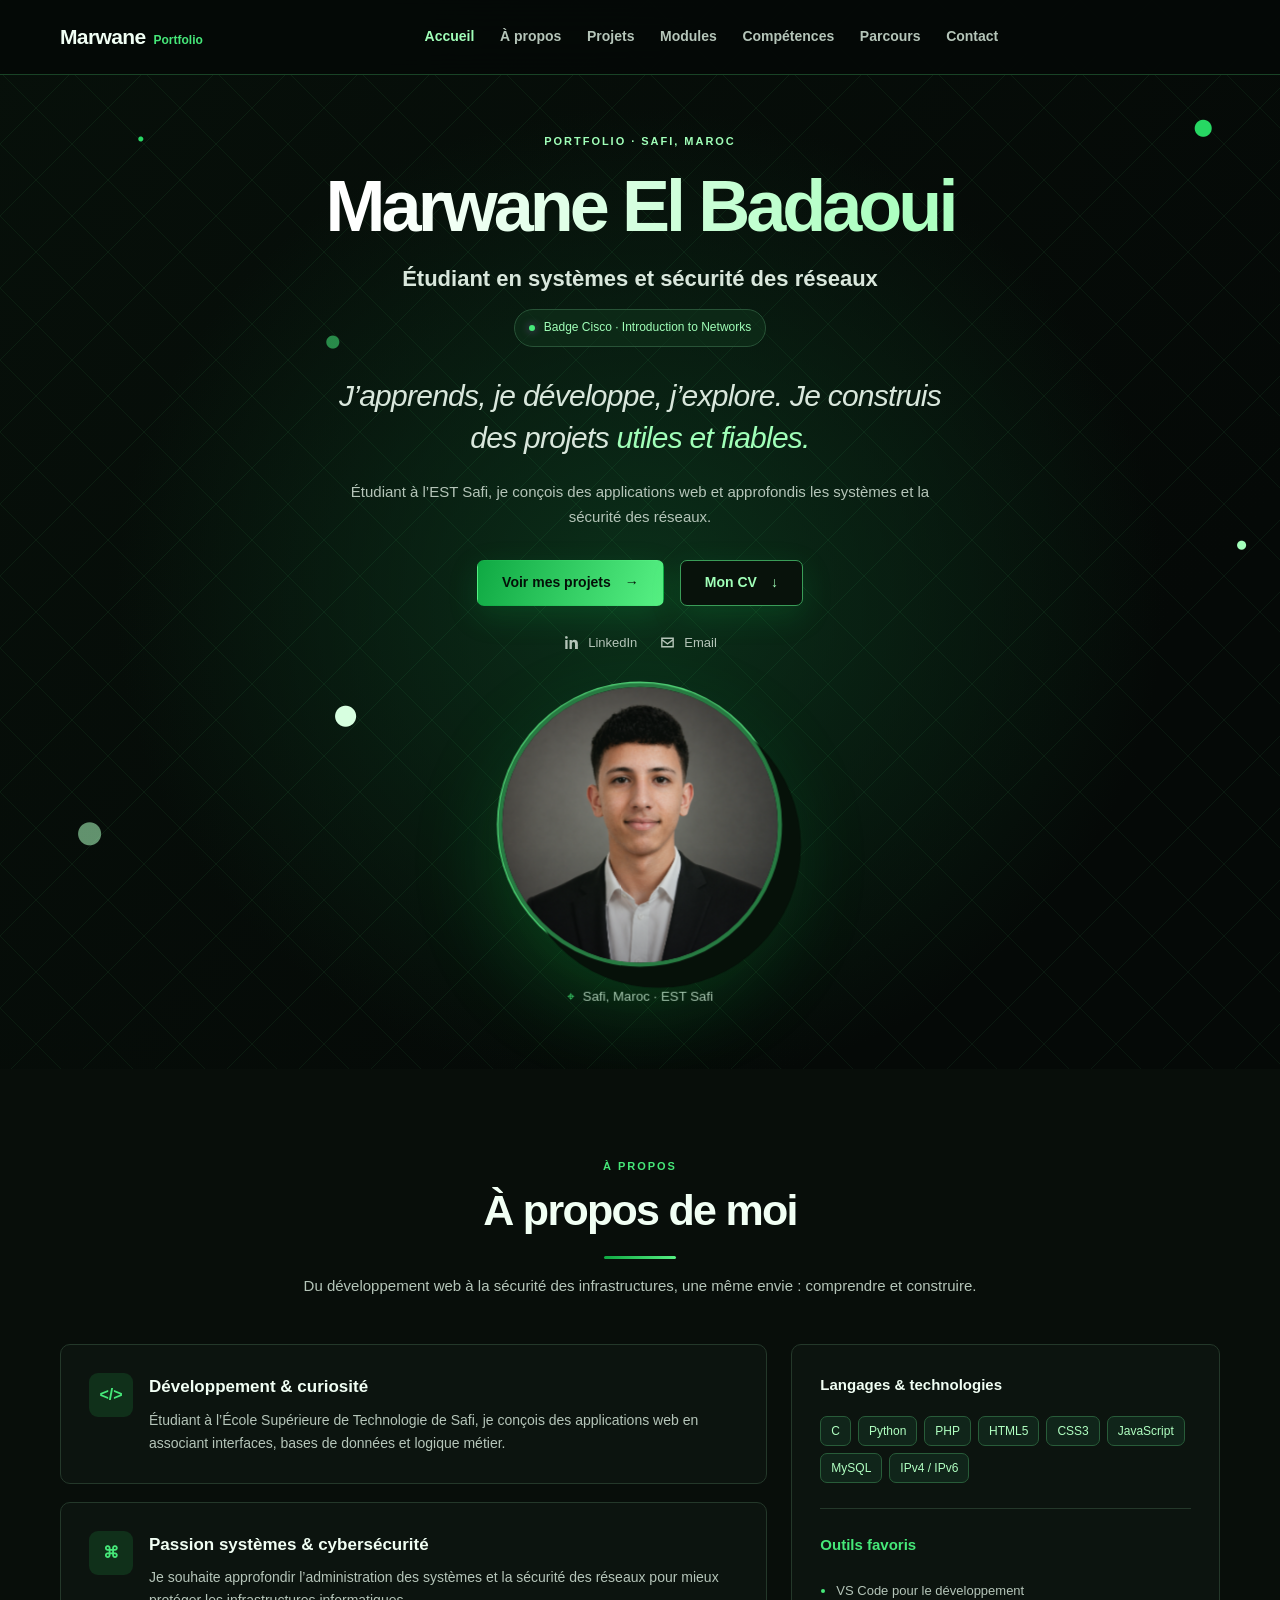
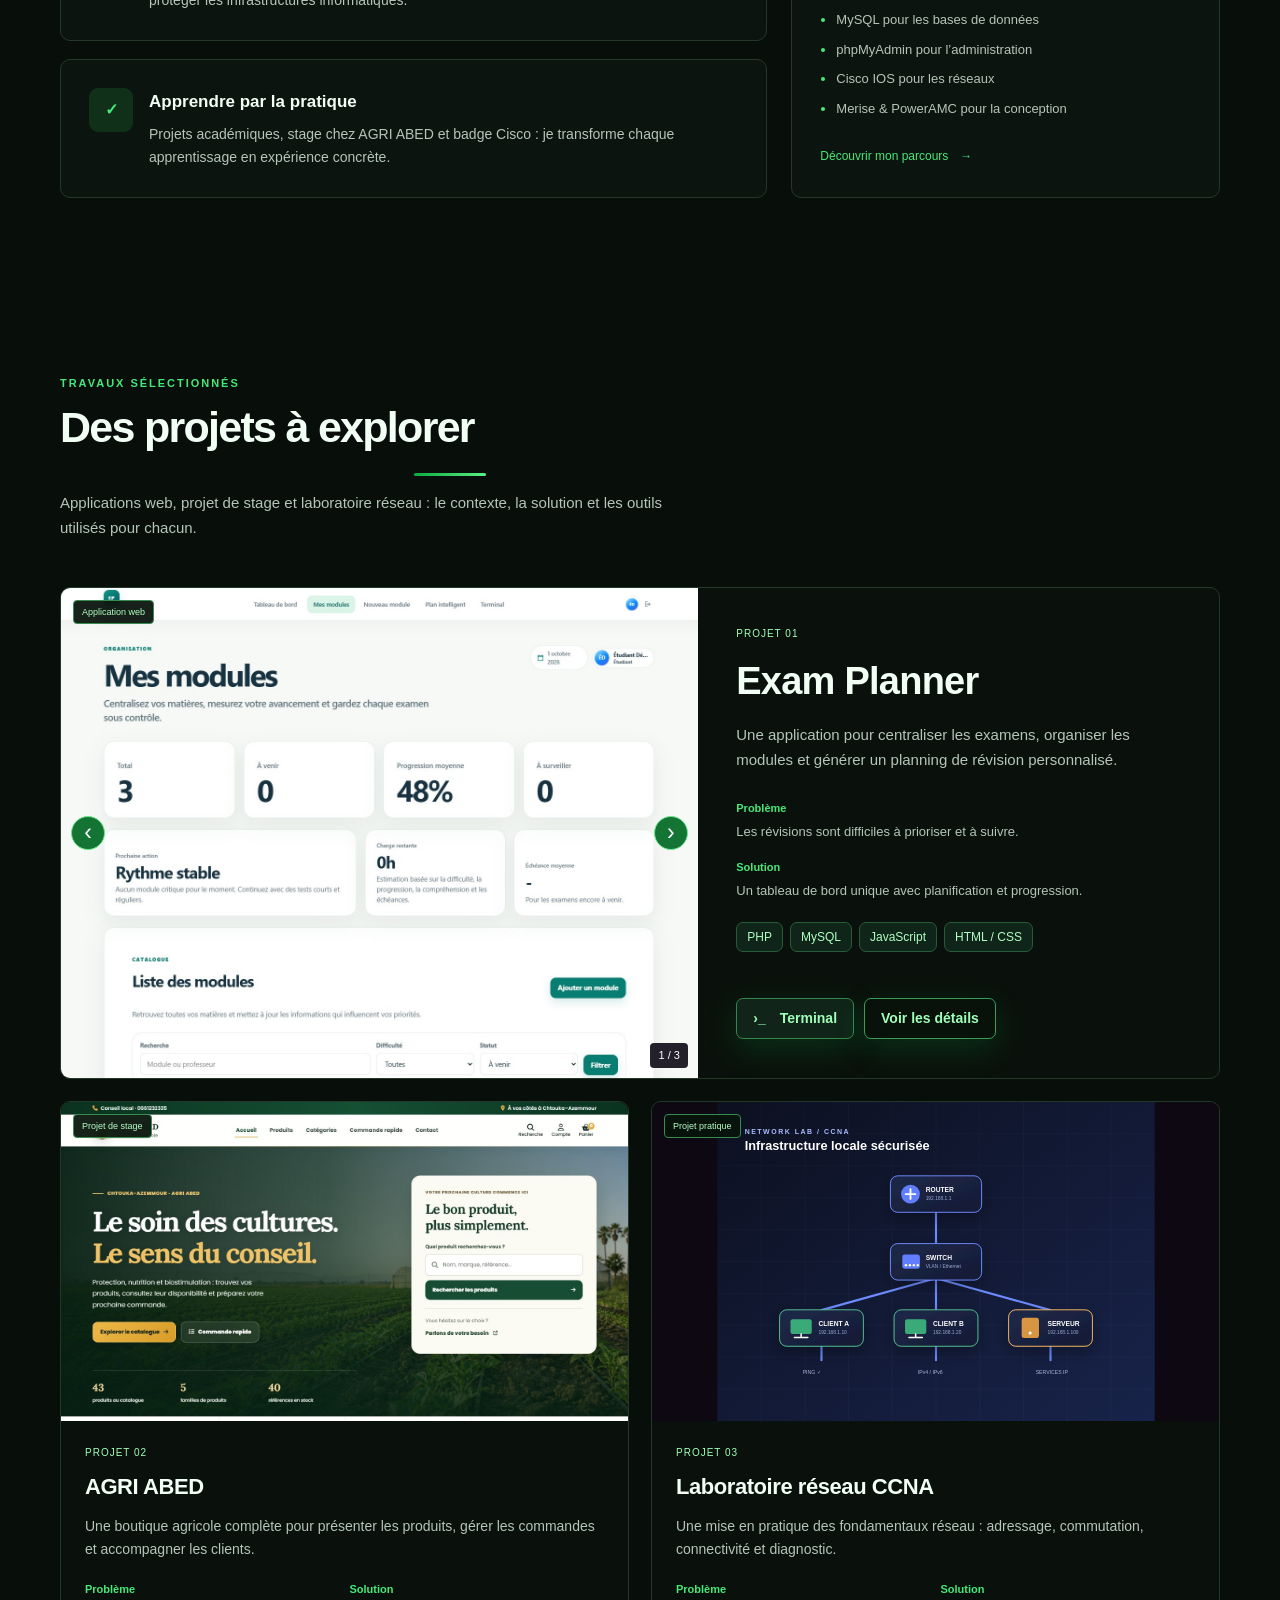
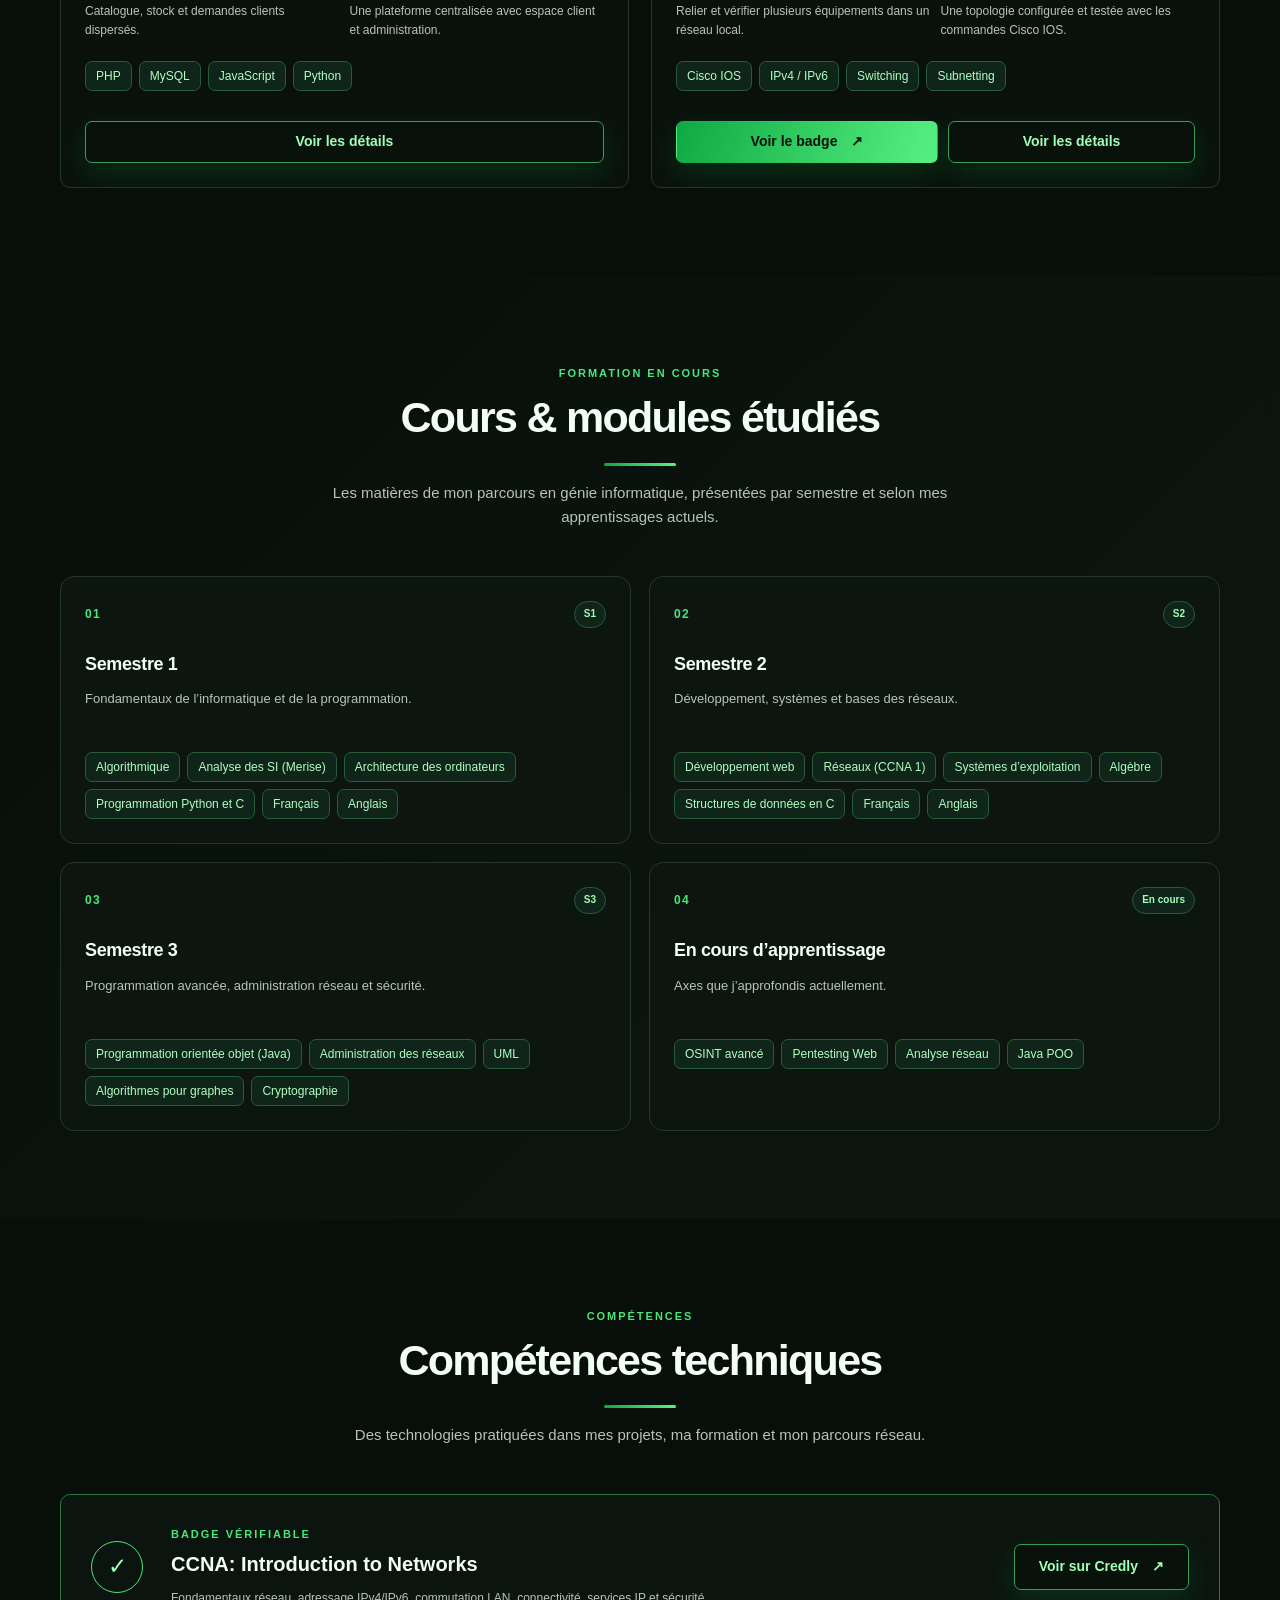
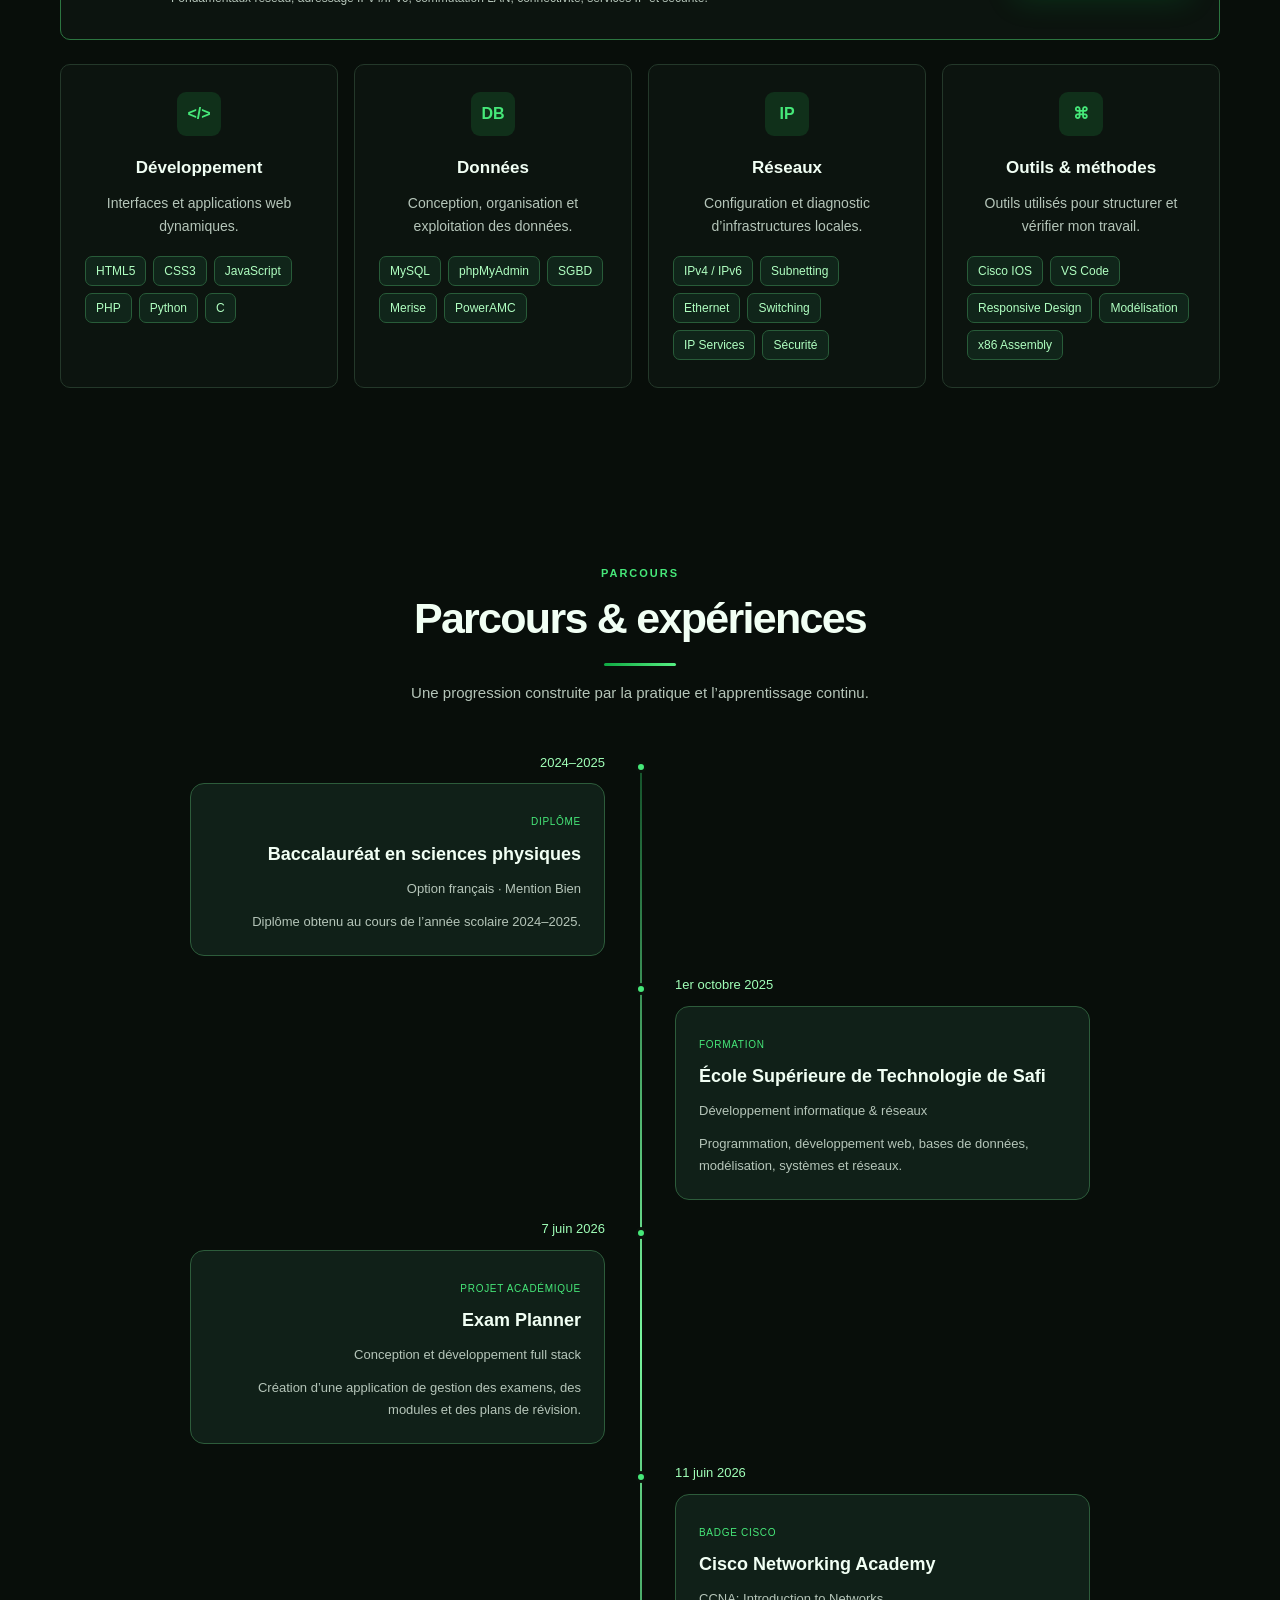
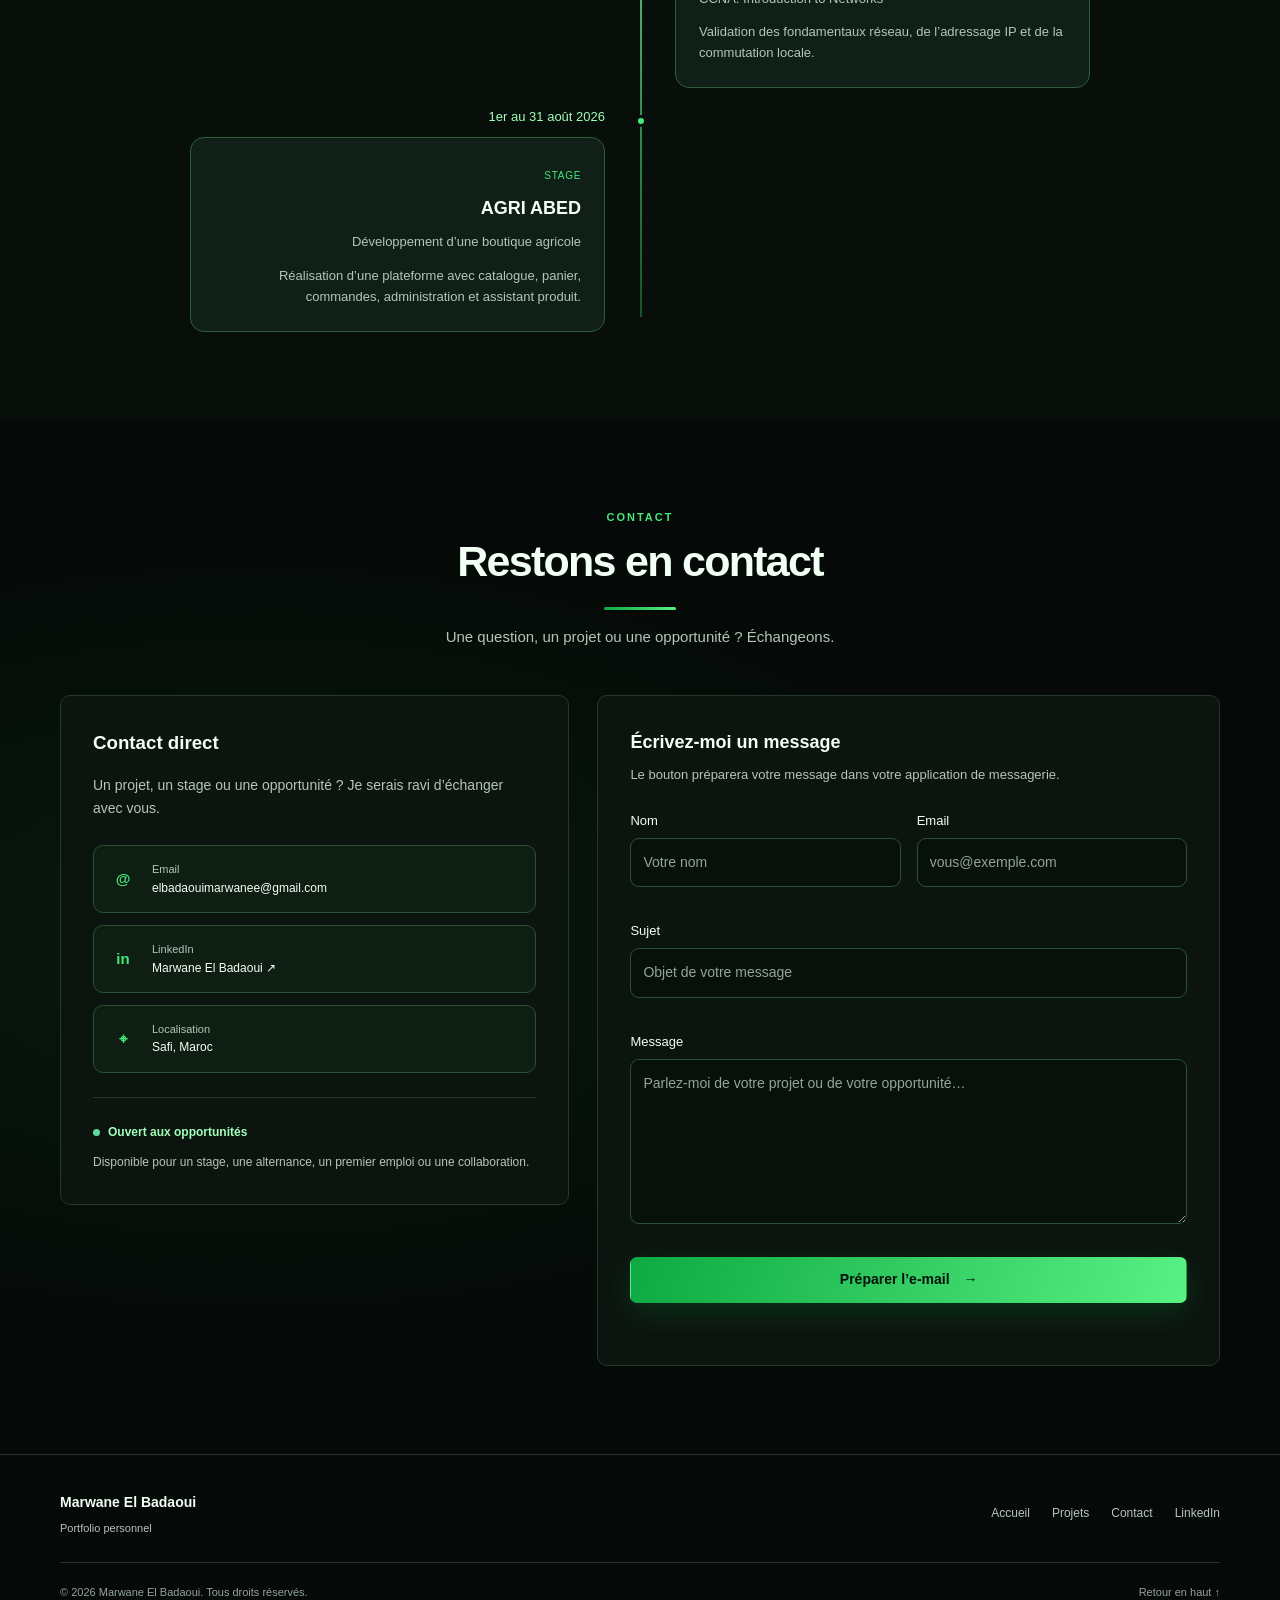
<file: portfolio/index.html>
<!doctype html>
<html lang="fr">
<head>
  <meta charset="utf-8">
  <meta name="viewport" content="width=device-width, initial-scale=1">
  <meta http-equiv="Content-Security-Policy" content="default-src 'self'; base-uri 'self'; object-src 'none'; frame-src 'none'; img-src 'self' data: https://*.goatcounter.com/count; font-src 'self' https://fonts.gstatic.com data:; style-src 'self' 'unsafe-inline' https://fonts.googleapis.com; script-src 'self' https://gc.zgo.at; connect-src 'self' https://fonts.googleapis.com https://fonts.gstatic.com https://*.goatcounter.com/count; form-action 'self'; upgrade-insecure-requests">
  <meta name="referrer" content="strict-origin-when-cross-origin">
  <meta name="theme-color" content="#050907">
  <meta name="description" content="Portfolio de Marwane El Badaoui, étudiant à l’EST Safi : projets web, stage, compétences en réseau et badge Cisco Introduction to Networks.">
  <meta name="author" content="Marwane El Badaoui">
  <meta property="og:type" content="website">
  <meta property="og:locale" content="fr_FR">
  <meta property="og:title" content="Marwane El Badaoui — Portfolio développeur">
  <meta property="og:description" content="Projets web, parcours et badge Cisco Introduction to Networks de Marwane El Badaoui.">
  <meta name="twitter:card" content="summary_large_image">
  <title>Marwane El Badaoui — Web, systèmes & réseaux</title>
  <link rel="icon" type="image/svg+xml" href="favicon.svg">
  <link rel="preconnect" href="https://fonts.googleapis.com">
  <link rel="preconnect" href="https://fonts.gstatic.com" crossorigin>
  <link href="https://fonts.googleapis.com/css2?family=Inter:wght@400;500;600;700&family=Manrope:wght@600;700;800&display=swap" rel="stylesheet">
  <link rel="stylesheet" href="styles.css">
  <script src="portfolio-data.js" defer></script>
  <script src="script.js" defer></script>
  <script src="analytics-config.js" defer></script>
  <script src="analytics.js" defer></script>
</head>
<body data-analytics-page="portfolio">
  <a class="skip-link" href="#contenu">Aller au contenu</a>
  <div class="page-glow page-glow--one" aria-hidden="true"></div>
  <div class="page-glow page-glow--two" aria-hidden="true"></div>

  <header class="site-header">
    <div class="container navbar">
      <a class="brand" href="#accueil" aria-label="Accueil du portfolio de Marwane El Badaoui">
        <span class="brand-copy"><strong>Marwane</strong><small>Portfolio</small></span>
      </a>

      <nav class="nav-links" id="nav-menu" aria-label="Navigation principale">
        <a href="#accueil">Accueil</a>
        <a href="#apropos">À propos</a>
        <a href="#projets">Projets</a>
        <a href="#modules">Modules</a>
        <a href="#competences">Compétences</a>
        <a href="#parcours">Parcours</a>
        <a href="#contact">Contact</a>
        <a class="mobile-cv-link" href="assets/CV-Marwane-El-Badaoui.pdf" download data-goatcounter-click="telechargement-cv">Télécharger mon CV</a>
      </nav>

      <div class="nav-actions">
        <button class="nav-toggle icon-button" type="button" aria-expanded="false" aria-controls="nav-menu" aria-label="Ouvrir le menu">
          <span></span><span></span><span></span>
        </button>
      </div>
    </div>
  </header>

  <main id="contenu">
    <section class="hero section" id="accueil">
      <div class="hero-boot" aria-hidden="true">
        <p class="hero-boot__line"><span class="hero-boot__prompt">&gt;</span><span class="hero-boot__text">Initialisation ...</span></p>
        <p class="hero-boot__line"><span class="hero-boot__prompt">&gt;</span><span class="hero-boot__text">Chargement des outils de Marwane...</span></p>
        <p class="hero-boot__line"><span class="hero-boot__prompt">&gt;</span><span class="hero-boot__text">Lancement</span><span class="hero-boot__dot"></span></p>
      </div>
      <div class="container hero-grid">
        <div class="hero-copy">
          <p class="hero-kicker">Portfolio · Safi, Maroc</p>
          <h1 data-profile="name">Marwane El Badaoui</h1>
          <p class="hero-role" data-profile="role">Étudiant en systèmes et sécurité des réseaux</p>
          <p class="status-pill"><span aria-hidden="true"></span> Badge Cisco · Introduction to Networks</p>
          <p class="hero-statement">J’apprends, je développe, j’explore. Je construis des projets <em>utiles et fiables.</em></p>
          <p class="hero-intro" data-profile="intro">Étudiant à l’EST Safi, je conçois des applications web et approfondis les systèmes et la sécurité des réseaux.</p>
          <div class="hero-actions">
            <a class="button" href="#projets">Voir mes projets <span aria-hidden="true">→</span></a>
            <a class="button button--secondary" href="assets/CV-Marwane-El-Badaoui.pdf" download data-goatcounter-click="telechargement-cv">Mon CV <span aria-hidden="true">↓</span></a>
          </div>
          <div class="social-links" aria-label="Réseaux et coordonnées">
            <a class="social-link" href="#" data-profile-link="github" aria-label="GitHub de Marwane"><svg viewBox="0 0 24 24" aria-hidden="true"><path d="M12 2a10 10 0 0 0-3.16 19.49c.5.09.68-.22.68-.48v-1.69c-2.78.6-3.37-1.18-3.37-1.18-.45-1.16-1.11-1.47-1.11-1.47-.91-.62.07-.61.07-.61 1 .07 1.53 1.03 1.53 1.03.9 1.53 2.35 1.09 2.92.83.09-.65.35-1.09.64-1.34-2.22-.25-4.56-1.11-4.56-4.94 0-1.09.39-1.98 1.03-2.68-.1-.25-.45-1.27.1-2.64 0 0 .84-.27 2.75 1.02A9.55 9.55 0 0 1 12 7.7c.85 0 1.7.11 2.5.34 1.91-1.29 2.75-1.02 2.75-1.02.55 1.37.2 2.39.1 2.64.64.7 1.03 1.59 1.03 2.68 0 3.84-2.34 4.68-4.57 4.93.36.31.68.92.68 1.85v1.89c0 .27.18.58.69.48A10 10 0 0 0 12 2Z"></path></svg><span>GitHub</span></a>
            <a class="social-link" href="https://www.linkedin.com/in/marwane-el-badaoui-5878ab3b2" data-profile-link="linkedin" aria-label="LinkedIn de Marwane"><svg viewBox="0 0 24 24" aria-hidden="true"><path d="M6.5 8.3H3.2V21h3.3V8.3ZM4.85 3A1.93 1.93 0 1 0 4.84 6.86 1.93 1.93 0 0 0 4.85 3ZM21 13.72c0-3.83-2.04-5.61-4.76-5.61a4.1 4.1 0 0 0-3.72 2.05V8.3H9.2V21h3.32v-6.29c0-1.66.31-3.27 2.37-3.27 2.03 0 2.05 1.9 2.05 3.38V21H21v-7.28Z"></path></svg><span>LinkedIn</span></a>
            <a class="social-link" href="mailto:elbadaouimarwanee@gmail.com" data-profile-link="email" aria-label="Envoyer un e-mail à Marwane"><svg viewBox="0 0 24 24" aria-hidden="true"><path d="M3 5h18v14H3V5Zm2 2v.51l7 5.25 7-5.25V7H5Zm14 10V10l-7 5.25L5 10v7h14Z"></path></svg><span>Email</span></a>
          </div>
        </div>

        <div class="hero-visual" aria-label="Portrait professionnel de Marwane">
          <span class="orbit orbit--one" aria-hidden="true"></span>
          <span class="orbit orbit--two" aria-hidden="true"></span>
          <span class="floating-chip floating-chip--code" aria-hidden="true">&lt;/&gt; Web</span>
          <span class="floating-chip floating-chip--network" aria-hidden="true">● Réseaux</span>
          <div class="tech-cube" aria-hidden="true">
            <span class="tech-cube__face tech-cube__face--front"><b>3D</b><small>WEB</small></span>
            <span class="tech-cube__face tech-cube__face--back"><b>PHP</b><small>BACKEND</small></span>
            <span class="tech-cube__face tech-cube__face--right"><b>JS</b><small>INTERACTIF</small></span>
            <span class="tech-cube__face tech-cube__face--left"><b>IP</b><small>RÉSEAUX</small></span>
            <span class="tech-cube__face tech-cube__face--top"><b>01</b><small>CREATE</small></span>
            <span class="tech-cube__face tech-cube__face--bottom"><b>∞</b><small>LEARN</small></span>
          </div>
          <div class="photo-frame">
            <img data-profile-image src="assets/photo linkden.png" alt="Photo professionnelle de Marwane El Badaoui" width="1254" height="1254" fetchpriority="high">
          </div>
          <p class="portrait-location"><span aria-hidden="true">⌖</span> Safi, Maroc · EST Safi</p>
        </div>
      </div>
    </section>

    <section class="section section--muted" id="apropos">
      <div class="container">
        <div class="section-heading section-heading--center" data-reveal>
          <p class="eyebrow">À propos</p><h2>À propos de moi</h2>
          <p>Du développement web à la sécurité des infrastructures, une même envie : comprendre et construire.</p>
        </div>
        <div class="about-layout">
        <div class="about-cards" data-reveal>
          <article class="info-card"><span class="info-card__number" aria-hidden="true">&lt;/&gt;</span><div><h3>Développement & curiosité</h3><p>Étudiant à l’École Supérieure de Technologie de Safi, je conçois des applications web en associant interfaces, bases de données et logique métier.</p></div></article>
          <article class="info-card"><span class="info-card__number" aria-hidden="true">⌘</span><div><h3>Passion systèmes & cybersécurité</h3><p>Je souhaite approfondir l’administration des systèmes et la sécurité des réseaux pour mieux protéger les infrastructures informatiques.</p></div></article>
          <article class="info-card"><span class="info-card__number" aria-hidden="true">✓</span><div><h3>Apprendre par la pratique</h3><p>Projets académiques, stage chez AGRI ABED et badge Cisco : je transforme chaque apprentissage en expérience concrète.</p></div></article>
        </div>
        <aside class="tech-panel" data-reveal aria-label="Technologies et outils utilisés">
          <h3>Langages & technologies</h3>
          <ul class="skill-tags"><li>C</li><li>Python</li><li>PHP</li><li>HTML5</li><li>CSS3</li><li>JavaScript</li><li>MySQL</li><li>IPv4 / IPv6</li></ul>
          <h3 class="tech-panel__subtitle">Outils favoris</h3>
          <ul class="tools-list"><li>VS Code pour le développement</li><li>MySQL pour les bases de données</li><li>phpMyAdmin pour l’administration</li><li>Cisco IOS pour les réseaux</li><li>Merise & PowerAMC pour la conception</li></ul>
          <a class="text-link" href="#parcours">Découvrir mon parcours <span aria-hidden="true">→</span></a>
        </aside>
        </div>
      </div>
    </section>



    <section class="section section--muted" id="projets">
      <div class="container">
        <div class="section-heading section-heading--center" data-reveal><p class="eyebrow">Travaux sélectionnés</p><h2>Des projets à explorer</h2><p>Applications web, projet de stage et laboratoire réseau : le contexte, la solution et les outils utilisés pour chacun.</p></div>
        <div class="projects-grid">
          <article class="project-card" data-reveal>
            <figure class="project-media"><img src="assets/exam-planner-modules.jpg" alt="Interface de gestion des modules dans Exam Planner" width="1440" height="1050" loading="lazy"><span class="project-type">Application web</span></figure>
            <div class="project-body"><div class="project-index">Projet 01</div><h3>Exam Planner</h3><p>Une application pour centraliser les examens, organiser les modules et générer un planning de révision personnalisé.</p><dl class="project-summary"><div><dt>Problème</dt><dd>Les révisions sont difficiles à prioriser et à suivre.</dd></div><div><dt>Solution</dt><dd>Un tableau de bord unique avec planification et progression.</dd></div></dl><ul class="project-tags" aria-label="Technologies Exam Planner"><li>PHP</li><li>MySQL</li><li>JavaScript</li><li>HTML / CSS</li></ul><div class="project-actions"><a class="button button--small local-demo" href="../exam_planner/" target="_blank" rel="noopener noreferrer" data-local-demo hidden>Voir le projet <span aria-hidden="true">↗</span></a><button class="button button--small terminal-launch" type="button" data-terminal-open><span aria-hidden="true">›_</span> Terminal</button><button class="button button--small button--secondary" type="button" data-project-details="exam-planner">Voir les détails</button><a class="icon-link" href="#" data-profile-link="github" aria-label="Voir le code du projet Exam Planner sur GitHub" title="GitHub"><svg viewBox="0 0 24 24" aria-hidden="true"><path d="M12 2a10 10 0 0 0-3.16 19.49c.5.09.68-.22.68-.48v-1.69c-2.78.6-3.37-1.18-3.37-1.18-.45-1.16-1.11-1.47-1.11-1.47-.91-.62.07-.61.07-.61 1 .07 1.53 1.03 1.53 1.03.9 1.53 2.35 1.09 2.92.83.09-.65.35-1.09.64-1.34-2.22-.25-4.56-1.11-4.56-4.94 0-1.09.39-1.98 1.03-2.68-.1-.25-.45-1.27.1-2.64 0 0 .84-.27 2.75 1.02A9.55 9.55 0 0 1 12 7.7c.85 0 1.7.11 2.5.34 1.91-1.29 2.75-1.02 2.75-1.02.55 1.37.2 2.39.1 2.64.64.7 1.03 1.59 1.03 2.68 0 3.84-2.34 4.68-4.57 4.93.36.31.68.92.68 1.85v1.89c0 .27.18.58.69.48A10 10 0 0 0 12 2Z"></path></svg></a></div></div>
          </article>
          <article class="project-card" data-reveal>
            <figure class="project-media"><img src="assets/agri-abed-screen-1.jpg" alt="Page d’accueil de la boutique agricole AGRI ABED" width="1440" height="1050" loading="lazy"><span class="project-type project-type--green">Projet de stage</span></figure>
            <div class="project-body"><div class="project-index">Projet 02</div><h3>AGRI ABED</h3><p>Une boutique agricole complète pour présenter les produits, gérer les commandes et accompagner les clients.</p><dl class="project-summary"><div><dt>Problème</dt><dd>Catalogue, stock et demandes clients dispersés.</dd></div><div><dt>Solution</dt><dd>Une plateforme centralisée avec espace client et administration.</dd></div></dl><ul class="project-tags" aria-label="Technologies AGRI ABED"><li>PHP</li><li>MySQL</li><li>JavaScript</li><li>Python</li></ul><div class="project-actions"><a class="button button--small local-demo" href="../Stage-1er%20ann%C3%A9e/" target="_blank" rel="noopener noreferrer" data-local-demo hidden>Voir le projet <span aria-hidden="true">↗</span></a><button class="button button--small button--secondary" type="button" data-project-details="agri-abed">Voir les détails</button><a class="icon-link" href="#" data-profile-link="github" aria-label="Voir le code du projet AGRI ABED sur GitHub" title="GitHub"><svg viewBox="0 0 24 24" aria-hidden="true"><path d="M12 2a10 10 0 0 0-3.16 19.49c.5.09.68-.22.68-.48v-1.69c-2.78.6-3.37-1.18-3.37-1.18-.45-1.16-1.11-1.47-1.11-1.47-.91-.62.07-.61.07-.61 1 .07 1.53 1.03 1.53 1.03.9 1.53 2.35 1.09 2.92.83.09-.65.35-1.09.64-1.34-2.22-.25-4.56-1.11-4.56-4.94 0-1.09.39-1.98 1.03-2.68-.1-.25-.45-1.27.1-2.64 0 0 .84-.27 2.75 1.02A9.55 9.55 0 0 1 12 7.7c.85 0 1.7.11 2.5.34 1.91-1.29 2.75-1.02 2.75-1.02.55 1.37.2 2.39.1 2.64.64.7 1.03 1.59 1.03 2.68 0 3.84-2.34 4.68-4.57 4.93.36.31.68.92.68 1.85v1.89c0 .27.18.58.69.48A10 10 0 0 0 12 2Z"></path></svg></a></div></div>
          </article>
          <article class="project-card" data-reveal>
            <figure class="project-media project-media--network"><img src="assets/ccna-network-project.svg" alt="Schéma d’un laboratoire réseau avec routeur, commutateur et postes clients" width="1440" height="1050" loading="lazy"><span class="project-type project-type--blue">Projet pratique</span></figure>
            <div class="project-body"><div class="project-index">Projet 03</div><h3>Laboratoire réseau CCNA</h3><p>Une mise en pratique des fondamentaux réseau : adressage, commutation, connectivité et diagnostic.</p><dl class="project-summary"><div><dt>Problème</dt><dd>Relier et vérifier plusieurs équipements dans un réseau local.</dd></div><div><dt>Solution</dt><dd>Une topologie configurée et testée avec les commandes Cisco IOS.</dd></div></dl><ul class="project-tags" aria-label="Technologies laboratoire réseau"><li>Cisco IOS</li><li>IPv4 / IPv6</li><li>Switching</li><li>Subnetting</li></ul><div class="project-actions"><a class="button button--small" href="https://www.credly.com/badges/1ec39e1d-0259-4159-a6c9-a58fec219bc5/linked_in_profile" target="_blank" rel="noopener noreferrer">Voir le badge <span aria-hidden="true">↗</span></a><button class="button button--small button--secondary" type="button" data-project-details="ccna-lab">Voir les détails</button><a class="icon-link" href="#" data-profile-link="github" aria-label="Voir les fichiers du laboratoire réseau sur GitHub" title="GitHub"><svg viewBox="0 0 24 24" aria-hidden="true"><path d="M12 2a10 10 0 0 0-3.16 19.49c.5.09.68-.22.68-.48v-1.69c-2.78.6-3.37-1.18-3.37-1.18-.45-1.16-1.11-1.47-1.11-1.47-.91-.62.07-.61.07-.61 1 .07 1.53 1.03 1.53 1.03.9 1.53 2.35 1.09 2.92.83.09-.65.35-1.09.64-1.34-2.22-.25-4.56-1.11-4.56-4.94 0-1.09.39-1.98 1.03-2.68-.1-.25-.45-1.27.1-2.64 0 0 .84-.27 2.75 1.02A9.55 9.55 0 0 1 12 7.7c.85 0 1.7.11 2.5.34 1.91-1.29 2.75-1.02 2.75-1.02.55 1.37.2 2.39.1 2.64.64.7 1.03 1.59 1.03 2.68 0 3.84-2.34 4.68-4.57 4.93.36.31.68.92.68 1.85v1.89c0 .27.18.58.69.48A10 10 0 0 0 12 2Z"></path></svg></a></div></div>
          </article>
        </div>
      </div>
    </section>

    <section class="section section--muted" id="modules">
      <div class="container">
        <div class="section-heading section-heading--center" data-reveal>
          <p class="eyebrow">Formation en cours</p>
          <h2>Cours & modules étudiés</h2>
          <p>Les matières de mon parcours en génie informatique, présentées par semestre et selon mes apprentissages actuels.</p>
        </div>
        <div class="modules-grid" data-reveal>
          <article class="module-card">
            <div class="module-card__top"><span class="module-number">01</span><span class="module-status">S1</span></div>
            <h3>Semestre 1</h3>
            <p>Fondamentaux de l’informatique et de la programmation.</p>
            <ul class="skill-tags"><li>Algorithmique</li><li>Analyse des SI (Merise)</li><li>Architecture des ordinateurs</li><li>Programmation Python et C</li><li>Français</li><li>Anglais</li></ul>
          </article>
          <article class="module-card">
            <div class="module-card__top"><span class="module-number">02</span><span class="module-status">S2</span></div>
            <h3>Semestre 2</h3>
            <p>Développement, systèmes et bases des réseaux.</p>
            <ul class="skill-tags"><li>Développement web</li><li>Réseaux (CCNA 1)</li><li>Systèmes d’exploitation</li><li>Algèbre</li><li>Structures de données en C</li><li>Français</li><li>Anglais</li></ul>
          </article>
          <article class="module-card">
            <div class="module-card__top"><span class="module-number">03</span><span class="module-status">S3</span></div>
            <h3>Semestre 3</h3>
            <p>Programmation avancée, administration réseau et sécurité.</p>
            <ul class="skill-tags"><li>Programmation orientée objet (Java)</li><li>Administration des réseaux</li><li>UML</li><li>Algorithmes pour graphes</li><li>Cryptographie</li></ul>
          </article>
          <article class="module-card">
            <div class="module-card__top"><span class="module-number">04</span><span class="module-status">En cours</span></div>
            <h3>En cours d’apprentissage</h3>
            <p>Axes que j’approfondis actuellement.</p>
            <ul class="skill-tags"><li>OSINT avancé</li><li>Pentesting Web</li><li>Analyse réseau</li><li>Java POO</li></ul>
          </article>
        </div>
      </div>
    </section>

    <section class="section" id="competences">
      <div class="container">
        <div class="section-heading section-heading--center" data-reveal><p class="eyebrow">Compétences</p><h2>Compétences techniques</h2><p>Des technologies pratiquées dans mes projets, ma formation et mon parcours réseau.</p></div>
        <article class="certification-banner" data-reveal><div class="certification-mark" aria-hidden="true">✓</div><div><p class="eyebrow">Badge vérifiable</p><h3>CCNA: Introduction to Networks</h3><p>Fondamentaux réseau, adressage IPv4/IPv6, commutation LAN, connectivité, services IP et sécurité.</p></div><a class="button button--secondary" href="https://www.credly.com/badges/1ec39e1d-0259-4159-a6c9-a58fec219bc5/linked_in_profile" target="_blank" rel="noopener noreferrer">Voir sur Credly <span aria-hidden="true">↗</span></a></article>
        <div class="skills-grid" data-reveal>
          <article class="skill-card"><span class="skill-icon" aria-hidden="true">&lt;/&gt;</span><h3>Développement</h3><p>Interfaces et applications web dynamiques.</p><ul class="skill-tags"><li>HTML5</li><li>CSS3</li><li>JavaScript</li><li>PHP</li><li>Python</li><li>C</li></ul></article>
          <article class="skill-card"><span class="skill-icon" aria-hidden="true">DB</span><h3>Données</h3><p>Conception, organisation et exploitation des données.</p><ul class="skill-tags"><li>MySQL</li><li>phpMyAdmin</li><li>SGBD</li><li>Merise</li><li>PowerAMC</li></ul></article>
          <article class="skill-card"><span class="skill-icon" aria-hidden="true">IP</span><h3>Réseaux</h3><p>Configuration et diagnostic d’infrastructures locales.</p><ul class="skill-tags"><li>IPv4 / IPv6</li><li>Subnetting</li><li>Ethernet</li><li>Switching</li><li>IP Services</li><li>Sécurité</li></ul></article>
          <article class="skill-card"><span class="skill-icon" aria-hidden="true">⌘</span><h3>Outils & méthodes</h3><p>Outils utilisés pour structurer et vérifier mon travail.</p><ul class="skill-tags"><li>Cisco IOS</li><li>VS Code</li><li>Responsive Design</li><li>Modélisation</li><li>x86 Assembly</li></ul></article>
        </div>

      </div>
    </section>

    <section class="section" id="parcours">
      <div class="container">
        <div class="section-heading section-heading--center" data-reveal><p class="eyebrow">Parcours</p><h2>Parcours & expériences</h2><p>Une progression construite par la pratique et l’apprentissage continu.</p></div>
        <div class="timeline" data-reveal>
          <article class="timeline-item"><div class="timeline-date">2024–2025</div><div class="timeline-dot" aria-hidden="true"></div><div class="timeline-card"><span>Diplôme</span><h3>Baccalauréat en sciences physiques</h3><h4>Option français · Mention Bien</h4><p>Diplôme obtenu au cours de l’année scolaire 2024–2025.</p></div></article>
          <article class="timeline-item"><div class="timeline-date">1er octobre 2025</div><div class="timeline-dot" aria-hidden="true"></div><div class="timeline-card"><span>Formation</span><h3>École Supérieure de Technologie de Safi</h3><h4>Développement informatique & réseaux</h4><p>Programmation, développement web, bases de données, modélisation, systèmes et réseaux.</p></div></article>
          <article class="timeline-item"><div class="timeline-date">7 juin 2026</div><div class="timeline-dot" aria-hidden="true"></div><div class="timeline-card"><span>Projet académique</span><h3>Exam Planner</h3><h4>Conception et développement full stack</h4><p>Création d’une application de gestion des examens, des modules et des plans de révision.</p></div></article>
          <article class="timeline-item"><div class="timeline-date">11 juin 2026</div><div class="timeline-dot" aria-hidden="true"></div><div class="timeline-card"><span>Badge Cisco</span><h3>Cisco Networking Academy</h3><h4>CCNA: Introduction to Networks</h4><p>Validation des fondamentaux réseau, de l’adressage IP et de la commutation locale.</p></div></article>
          <article class="timeline-item"><div class="timeline-date">1er au 31 août 2026</div><div class="timeline-dot" aria-hidden="true"></div><div class="timeline-card"><span>Stage</span><h3>AGRI ABED</h3><h4>Développement d’une boutique agricole</h4><p>Réalisation d’une plateforme avec catalogue, panier, commandes, administration et assistant produit.</p></div></article>
        </div>
      </div>
    </section>

    <section class="section section--contact" id="contact">
      <div class="container section-heading section-heading--center contact-heading" data-reveal><p class="eyebrow">Contact</p><h2>Restons en contact</h2><p>Une question, un projet ou une opportunité ? Échangeons.</p></div>
      <div class="container contact-layout">
        <div class="contact-copy" data-reveal><h3>Contact direct</h3><p>Un projet, un stage ou une opportunité ? Je serais ravi d’échanger avec vous.</p><div class="contact-list"><a href="mailto:elbadaouimarwanee@gmail.com" data-profile-link="email"><span class="contact-icon" aria-hidden="true">@</span><span><small>Email</small><strong data-profile="email">elbadaouimarwanee@gmail.com</strong></span></a><a href="https://www.linkedin.com/in/marwane-el-badaoui-5878ab3b2" data-profile-link="linkedin"><span class="contact-icon" aria-hidden="true">in</span><span><small>LinkedIn</small><strong>Marwane El Badaoui ↗</strong></span></a><a href="#" data-profile-link="github"><span class="contact-icon" aria-hidden="true">GH</span><span><small>GitHub</small><strong data-profile="githubLabel">[GITHUB]</strong></span></a><div class="contact-location"><span class="contact-icon" aria-hidden="true">⌖</span><span><small>Localisation</small><strong>Safi, Maroc</strong></span></div></div><div class="availability"><strong>Ouvert aux opportunités</strong><p>Disponible pour un stage, une alternance, un premier emploi ou une collaboration.</p></div></div>
        <form class="contact-form" id="contact-form" novalidate data-reveal>
          <h3>Écrivez-moi un message</h3>
          <p class="form-intro">Le bouton préparera votre message dans votre application de messagerie.</p>
          <div class="form-row"><div class="field"><label for="contact-name">Nom</label><input id="contact-name" name="name" type="text" autocomplete="name" placeholder="Votre nom" required minlength="2" aria-describedby="name-error"><small class="field-error" id="name-error"></small></div><div class="field"><label for="contact-email">Email</label><input id="contact-email" name="email" type="email" autocomplete="email" placeholder="vous@exemple.com" required aria-describedby="email-error"><small class="field-error" id="email-error"></small></div></div>
          <div class="field"><label for="contact-subject">Sujet</label><input id="contact-subject" name="subject" type="text" placeholder="Objet de votre message" required minlength="3" aria-describedby="subject-error"><small class="field-error" id="subject-error"></small></div>
          <div class="field"><label for="contact-message">Message</label><textarea id="contact-message" name="message" rows="6" placeholder="Parlez-moi de votre projet ou de votre opportunité…" required minlength="20" aria-describedby="message-error"></textarea><small class="field-error" id="message-error"></small></div>
          <button class="button submit-button" type="submit">Préparer l’e-mail <span aria-hidden="true">→</span></button><p class="form-status" id="form-status" role="status" aria-live="polite"></p>
        </form>
      </div>
    </section>
  </main>

  <footer class="site-footer">
    <div class="container footer-grid"><div class="footer-brand"><strong data-profile="name">Marwane El Badaoui</strong><span>Portfolio personnel</span></div><nav class="footer-links" aria-label="Navigation du pied de page"><a href="#accueil">Accueil</a><a href="#projets">Projets</a><a href="#contact">Contact</a><a href="#" data-profile-link="github">GitHub</a><a href="https://www.linkedin.com/in/marwane-el-badaoui-5878ab3b2" data-profile-link="linkedin">LinkedIn</a></nav></div>
    <div class="container footer-bottom"><span>© <span id="year">2026</span> <span data-profile="name">Marwane El Badaoui</span>. Tous droits réservés.</span><a href="#" data-analytics-dashboard target="_blank" rel="noopener noreferrer" hidden>Mes statistiques ↗</a><a href="#accueil">Retour en haut ↑</a></div>
  </footer>

  <dialog class="project-dialog" id="project-dialog" aria-labelledby="dialog-title"><button class="dialog-close icon-button" type="button" aria-label="Fermer les détails">×</button><p class="eyebrow" id="dialog-kicker">Détails du projet</p><h2 id="dialog-title"></h2><p class="dialog-intro" id="dialog-intro"></p><div class="dialog-grid"><section><h3>Problème</h3><p id="dialog-problem"></p></section><section><h3>Solution</h3><p id="dialog-solution"></p></section></div><section class="dialog-features"><h3>Fonctionnalités principales</h3><ul id="dialog-features"></ul></section><div class="project-tags" id="dialog-tech"></div></dialog>
  <dialog class="terminal-dialog" id="terminal-dialog" aria-labelledby="terminal-title" aria-describedby="terminal-description">
    <div class="terminal-window">
      <header class="terminal-bar">
        <span class="terminal-lights" aria-hidden="true"><i></i><i></i><i></i></span>
        <strong id="terminal-title">Exam Planner Terminal</strong>
        <button class="terminal-close" type="button">Terminé</button>
      </header>
      <div class="terminal-screen" id="terminal-output" role="log" aria-live="polite" aria-relevant="additions">
        <p class="terminal-line terminal-line--intro" id="terminal-description">Simulation d’Exam Planner avec des données d’exemple. Tapez help pour voir les commandes.</p>
      </div>
      <form class="terminal-console" id="terminal-form" autocomplete="off">
        <div class="terminal-input-row">
          <label for="terminal-command">planner <span aria-hidden="true">›</span></label>
          <input id="terminal-command" name="command" type="text" spellcheck="false" aria-label="Commande du terminal">
          <span class="terminal-hint">Essayez « help » ou « modules »</span>
          <button class="terminal-submit" type="submit" aria-label="Exécuter la commande">↵</button>
        </div>
        <div class="terminal-shortcuts" aria-label="Commandes rapides">
          <button type="button" data-terminal-command="dashboard">dashboard</button>
          <button type="button" data-terminal-command="modules">modules</button>
          <button type="button" data-terminal-command="focus 25">focus 25</button>
          <button type="button" data-terminal-command="theme dark">theme dark</button>
        </div>
      </form>
    </div>
  </dialog>
  <div class="toast" id="toast" role="status" aria-live="polite"></div>
</body>
</html>
</file>
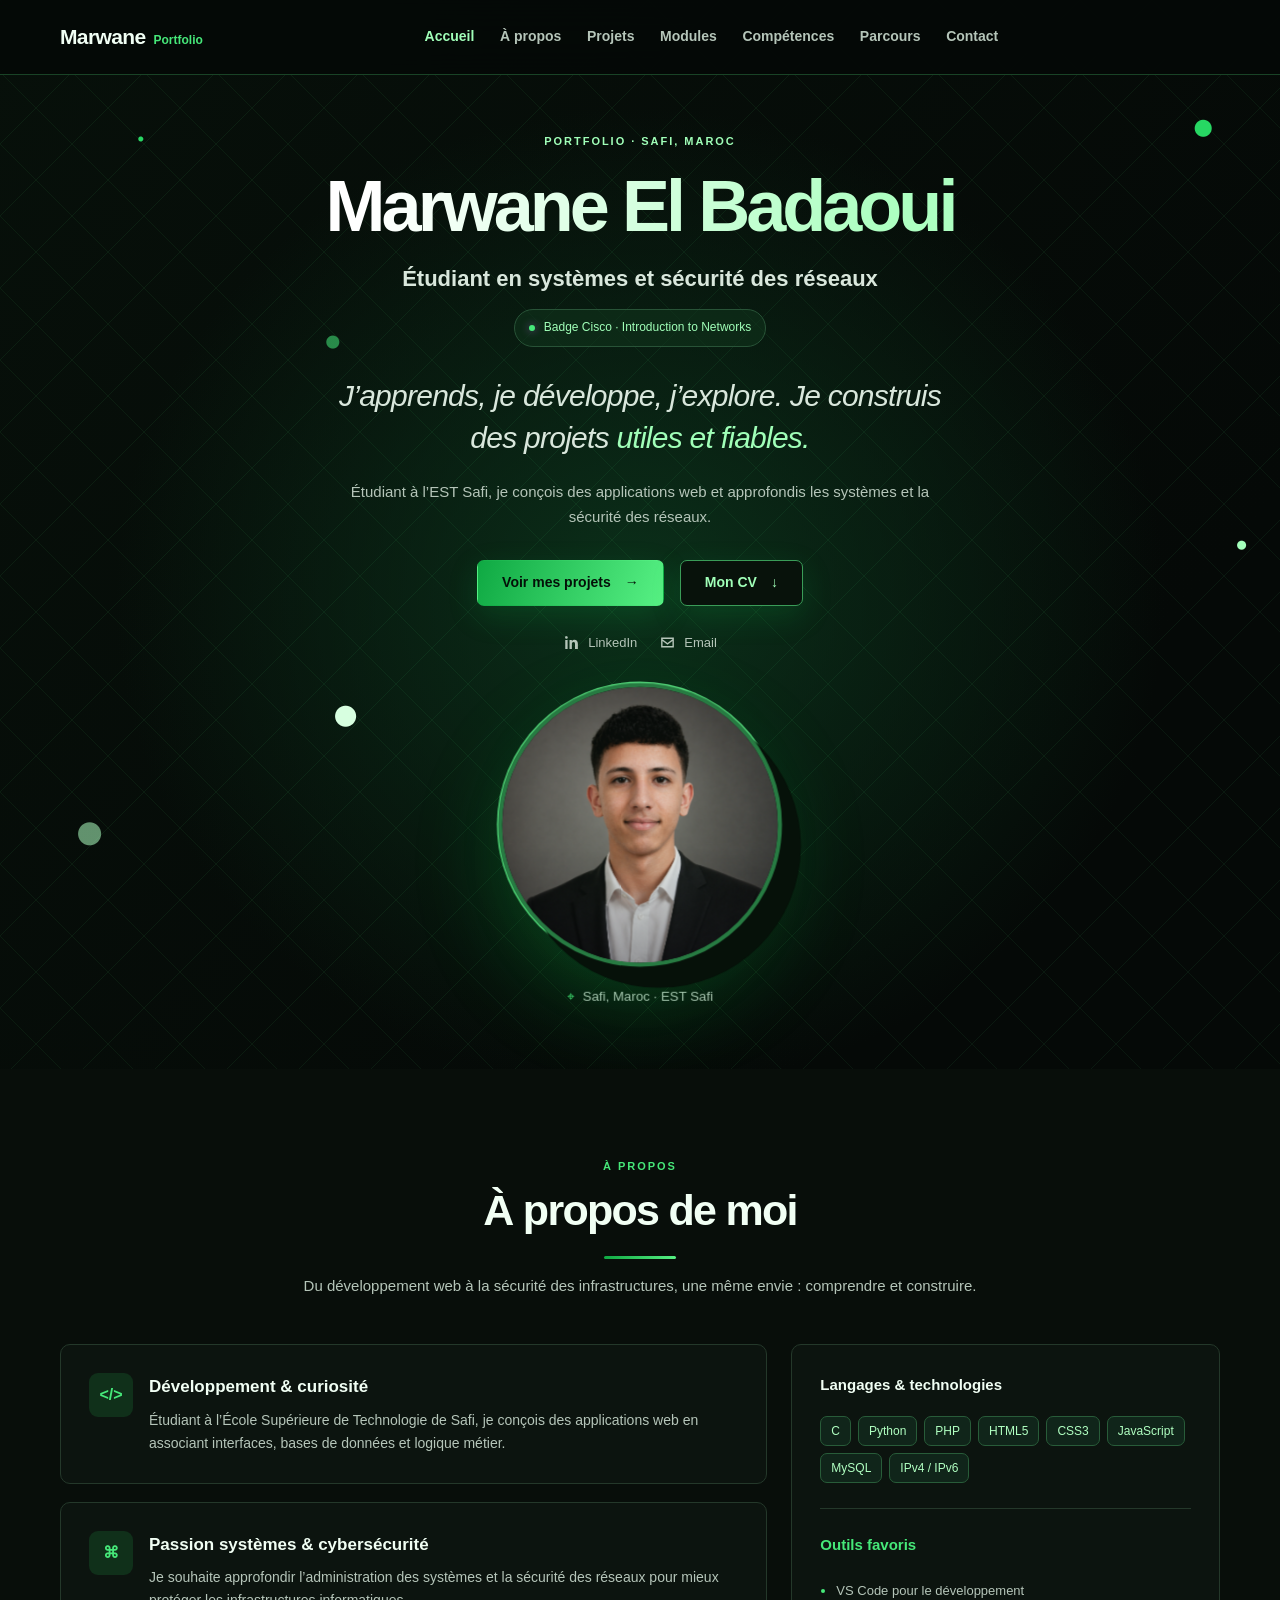
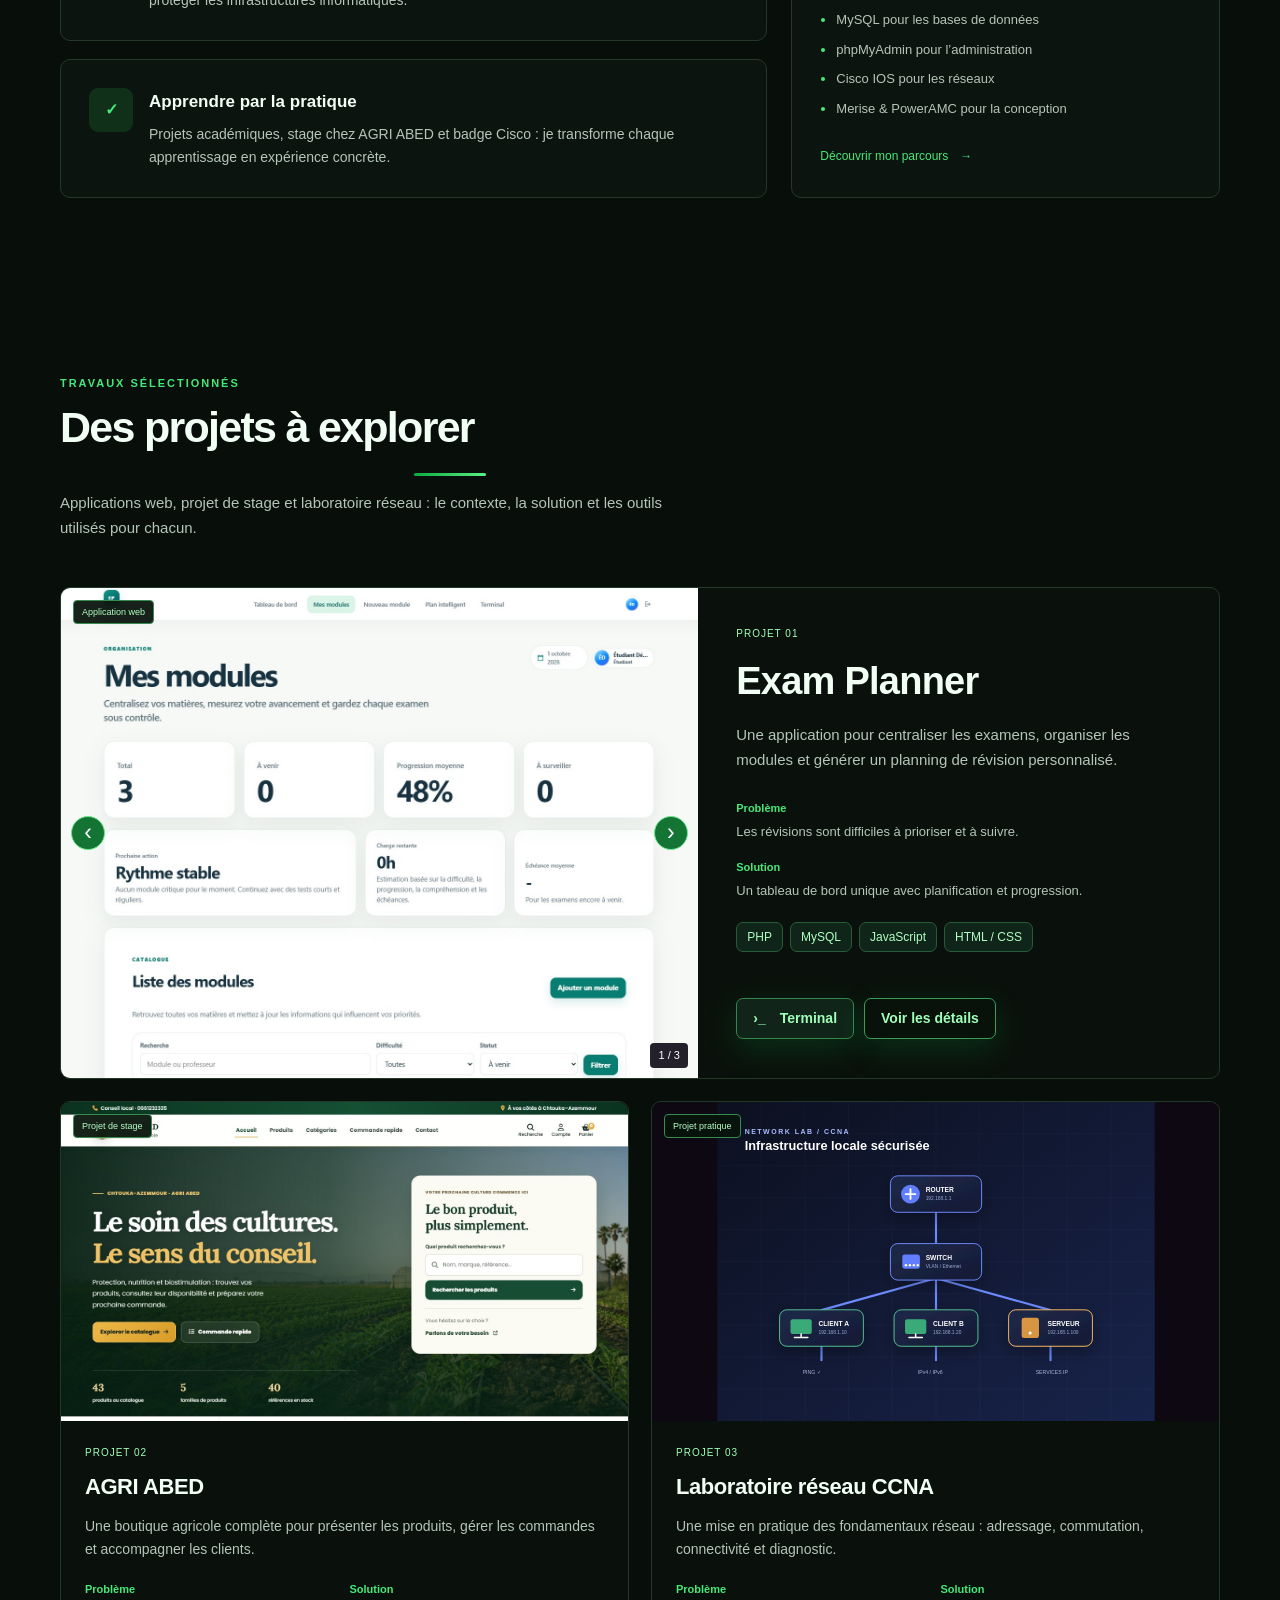
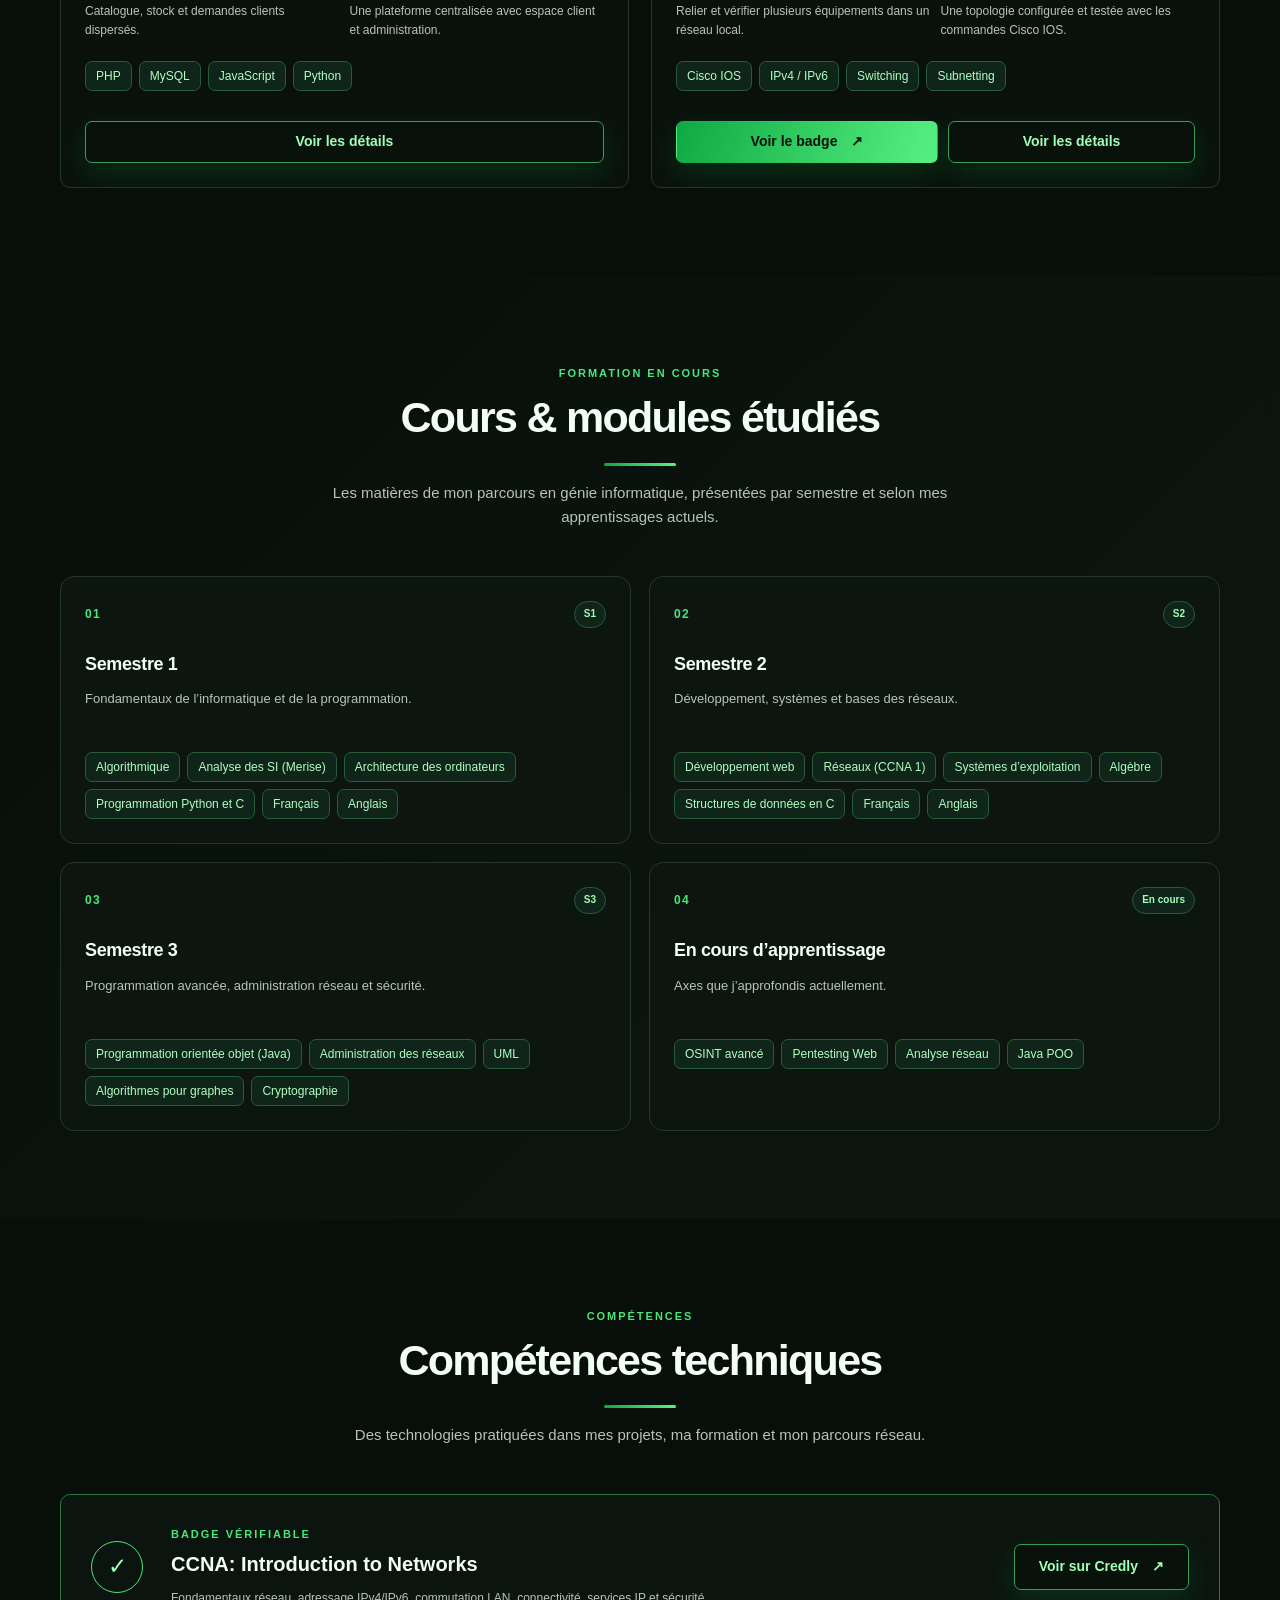
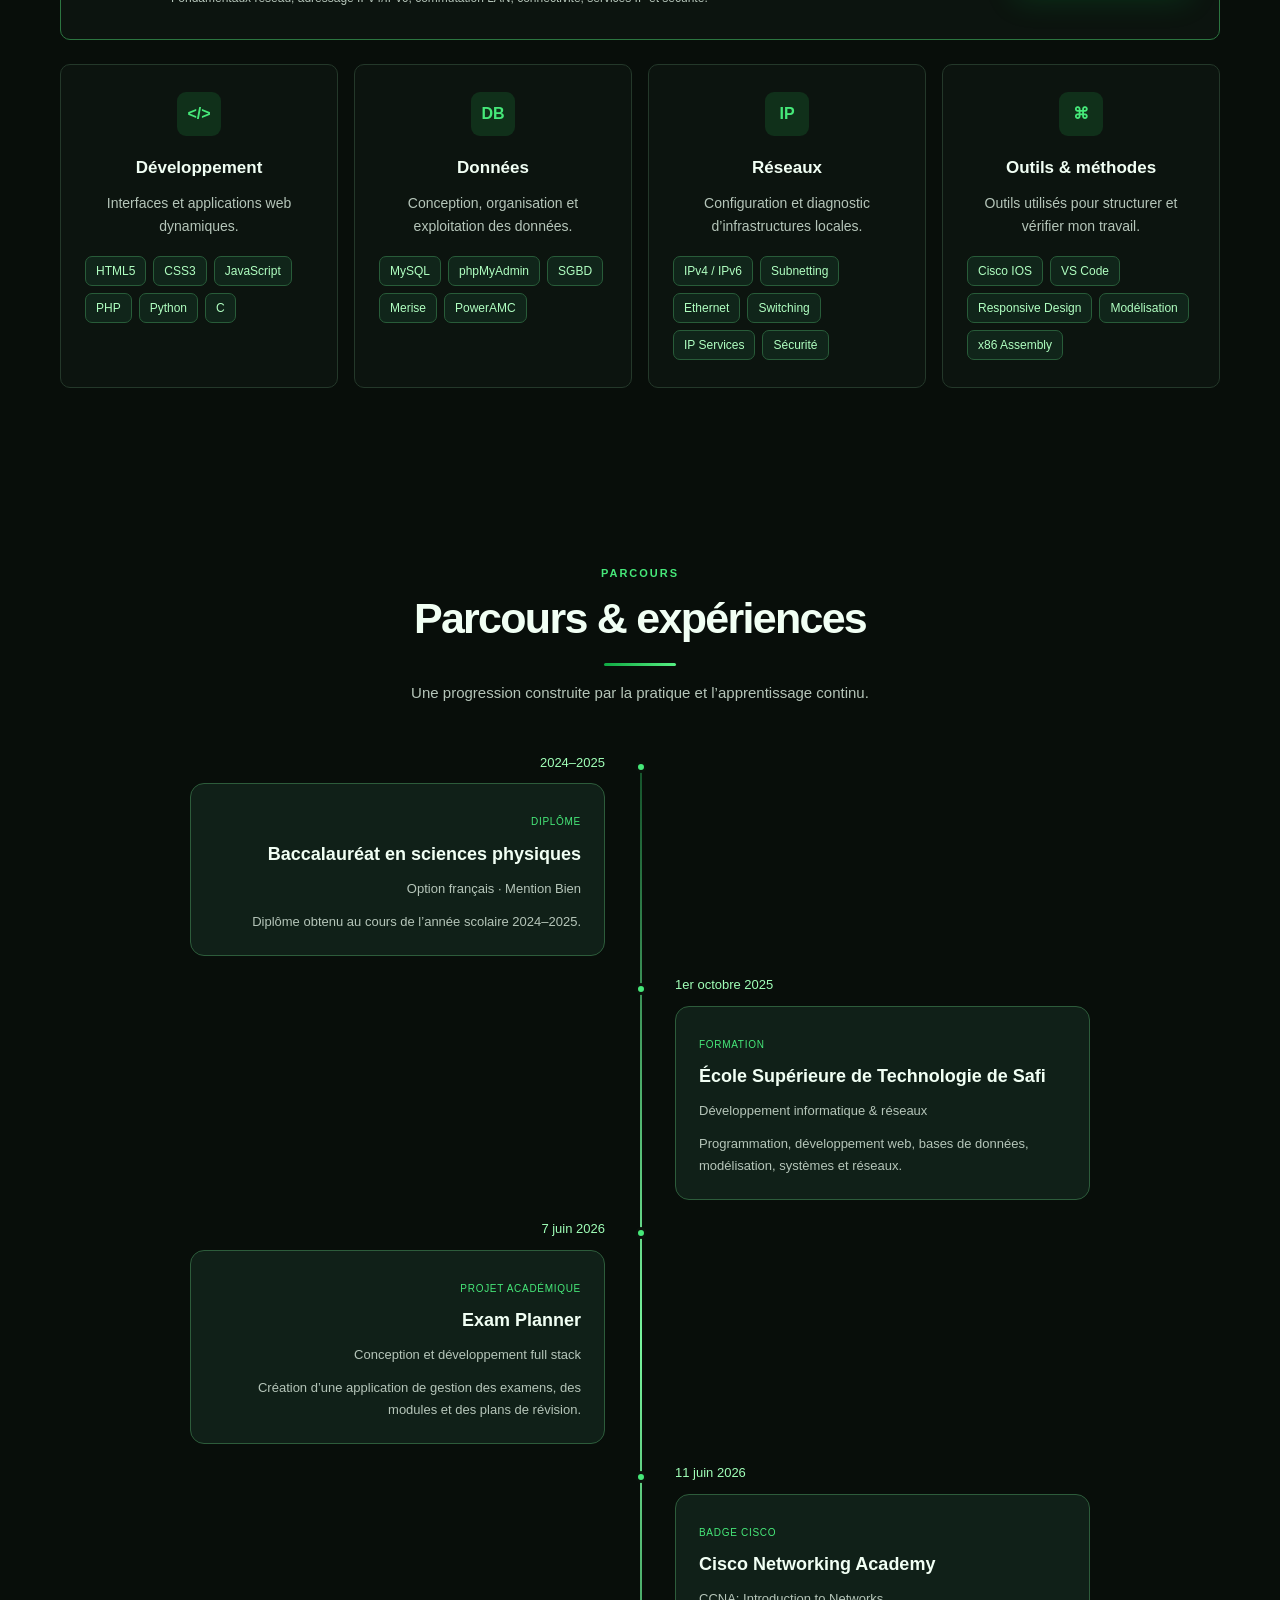
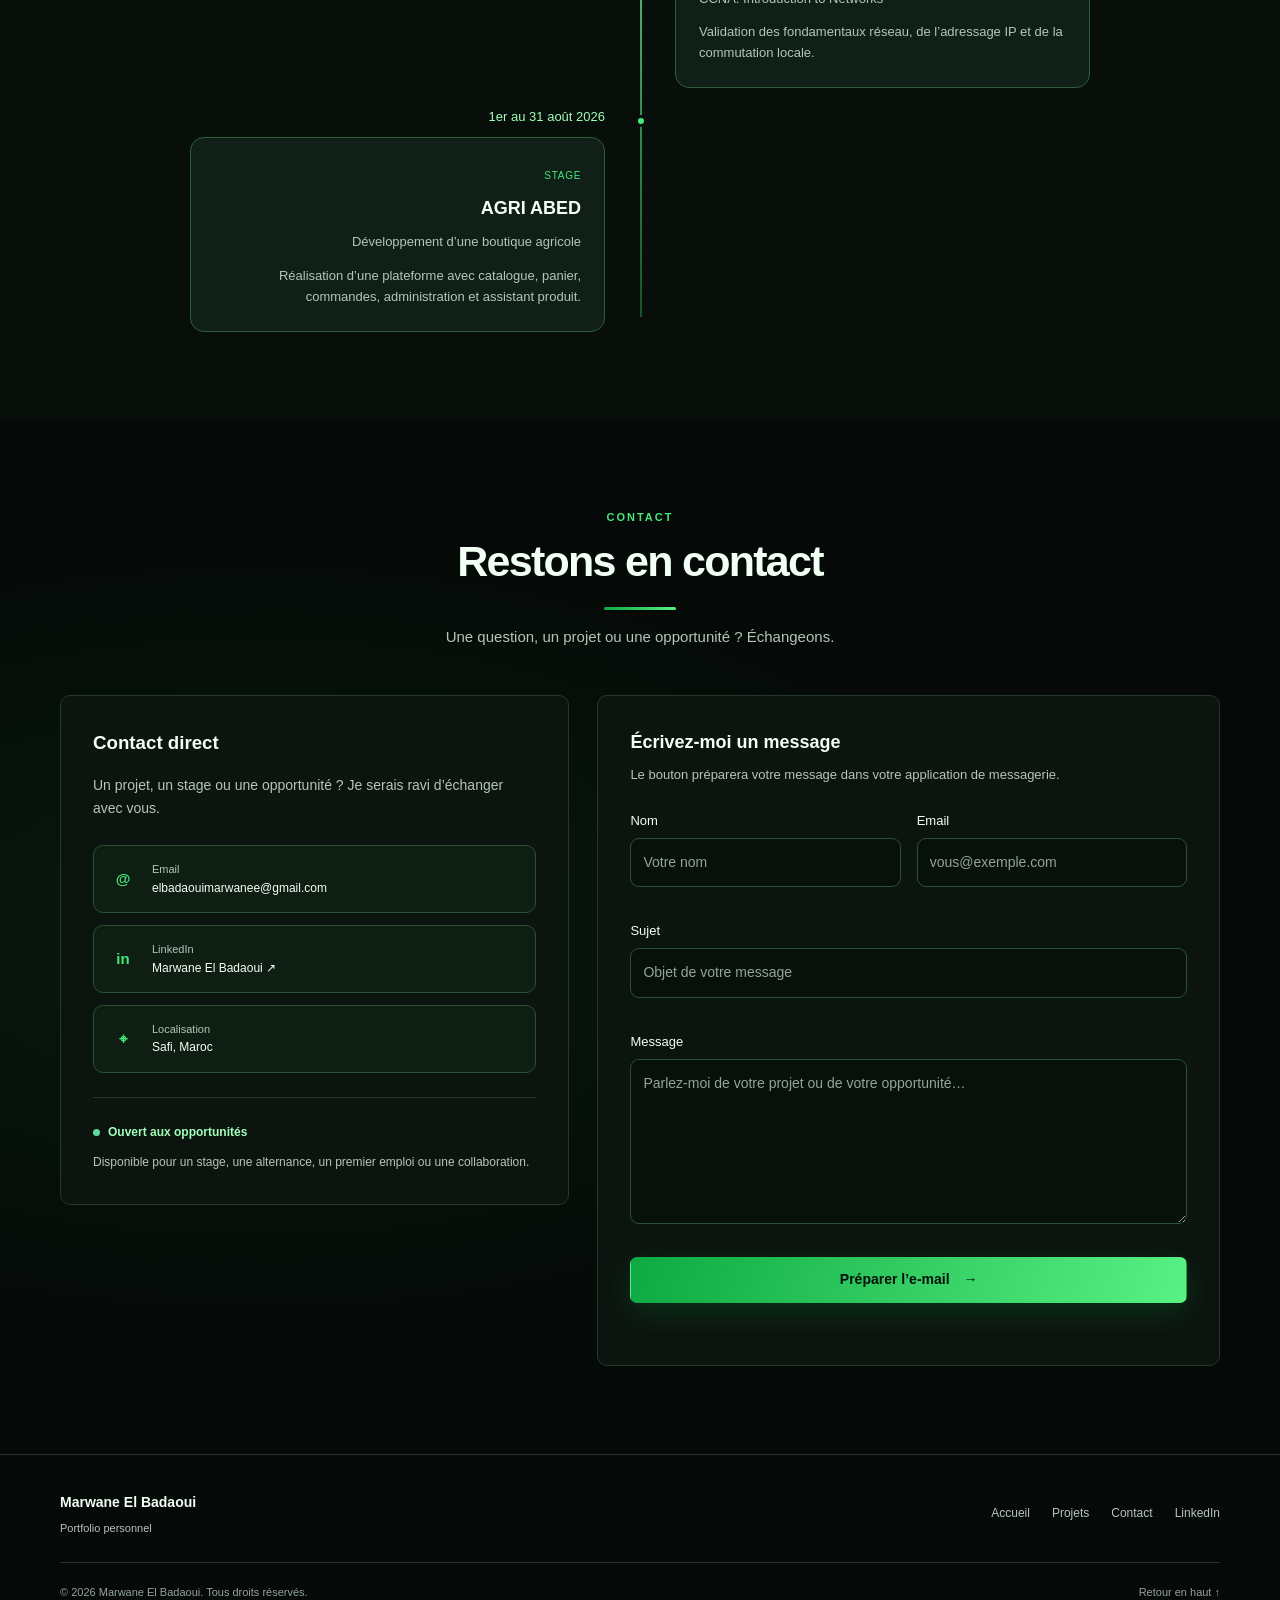
<file: portfolio/portfolio/index.html>
<!doctype html>
<html lang="fr">
<head>
  <meta charset="utf-8">
  <meta name="viewport" content="width=device-width, initial-scale=1">
  <meta http-equiv="Content-Security-Policy" content="default-src 'self'; base-uri 'self'; object-src 'none'; frame-src 'none'; img-src 'self' data: https://*.goatcounter.com/count; font-src 'self' https://fonts.gstatic.com data:; style-src 'self' 'unsafe-inline' https://fonts.googleapis.com; script-src 'self' https://gc.zgo.at; connect-src 'self' https://fonts.googleapis.com https://fonts.gstatic.com https://*.goatcounter.com/count; form-action 'self'; upgrade-insecure-requests">
  <meta name="referrer" content="strict-origin-when-cross-origin">
  <meta name="theme-color" content="#050907">
  <meta name="description" content="Portfolio de Marwane El Badaoui, étudiant à l’EST Safi : projets web, stage, compétences en réseau et badge Cisco Introduction to Networks.">
  <meta name="author" content="Marwane El Badaoui">
  <meta property="og:type" content="website">
  <meta property="og:locale" content="fr_FR">
  <meta property="og:title" content="Marwane El Badaoui — Portfolio développeur">
  <meta property="og:description" content="Projets web, parcours et badge Cisco Introduction to Networks de Marwane El Badaoui.">
  <meta name="twitter:card" content="summary_large_image">
  <title>Marwane El Badaoui — Web, systèmes & réseaux</title>
  <link rel="icon" type="image/svg+xml" href="favicon.svg">
  <link rel="preconnect" href="https://fonts.googleapis.com">
  <link rel="preconnect" href="https://fonts.gstatic.com" crossorigin>
  <link href="https://fonts.googleapis.com/css2?family=Inter:wght@400;500;600;700&family=Manrope:wght@600;700;800&display=swap" rel="stylesheet">
  <link rel="stylesheet" href="styles.css">
  <link rel="stylesheet" href="mobile.css" media="(max-width: 760px)">
  <script src="portfolio-data.js" defer></script>
  <script src="script.js" defer></script>
  <script src="analytics-config.js" defer></script>
  <script src="analytics.js" defer></script>
</head>
<body data-analytics-page="portfolio">
  <a class="skip-link" href="#contenu">Aller au contenu</a>
  <div class="page-glow page-glow--one" aria-hidden="true"></div>
  <div class="page-glow page-glow--two" aria-hidden="true"></div>

  <header class="site-header">
    <div class="container navbar">
      <a class="brand" href="#accueil" aria-label="Accueil du portfolio de Marwane El Badaoui">
        <span class="brand-copy"><strong>Marwane</strong><small>Portfolio</small></span>
      </a>

      <nav class="nav-links" id="nav-menu" aria-label="Navigation principale">
        <a href="#accueil">Accueil</a>
        <a href="#apropos">À propos</a>
        <a href="#projets">Projets</a>
        <a href="#modules">Modules</a>
        <a href="#competences">Compétences</a>
        <a href="#parcours">Parcours</a>
        <a href="#contact">Contact</a>
        <a class="mobile-cv-link" href="assets/CV-Marwane-El-Badaoui.pdf" download data-goatcounter-click="telechargement-cv">Télécharger mon CV</a>
      </nav>

      <div class="nav-actions">
        <button class="nav-toggle icon-button" type="button" aria-expanded="false" aria-controls="nav-menu" aria-label="Ouvrir le menu">
          <span></span><span></span><span></span>
        </button>
      </div>
    </div>
  </header>

  <main id="contenu">
    <section class="hero section" id="accueil">
      <div class="container hero-grid">
        <div class="hero-copy">
          <p class="hero-kicker">Portfolio · Safi, Maroc</p>
          <h1 data-profile="name">Marwane El Badaoui</h1>
          <p class="hero-role" data-profile="role">Étudiant en systèmes et sécurité des réseaux</p>
          <p class="status-pill"><span aria-hidden="true"></span> Badge Cisco · Introduction to Networks</p>
          <p class="hero-statement">J’apprends, je développe, j’explore. Je construis des projets <em>utiles et fiables.</em></p>
          <p class="hero-intro" data-profile="intro">Étudiant à l’EST Safi, je conçois des applications web et approfondis les systèmes et la sécurité des réseaux.</p>
          <div class="hero-actions">
            <a class="button" href="#projets">Voir mes projets <span aria-hidden="true">→</span></a>
            <a class="button button--secondary" href="assets/CV-Marwane-El-Badaoui.pdf" download data-goatcounter-click="telechargement-cv">Mon CV <span aria-hidden="true">↓</span></a>
          </div>
          <div class="social-links" aria-label="Réseaux et coordonnées">
            <a class="social-link" href="#" data-profile-link="github" aria-label="GitHub de Marwane"><svg viewBox="0 0 24 24" aria-hidden="true"><path d="M12 2a10 10 0 0 0-3.16 19.49c.5.09.68-.22.68-.48v-1.69c-2.78.6-3.37-1.18-3.37-1.18-.45-1.16-1.11-1.47-1.11-1.47-.91-.62.07-.61.07-.61 1 .07 1.53 1.03 1.53 1.03.9 1.53 2.35 1.09 2.92.83.09-.65.35-1.09.64-1.34-2.22-.25-4.56-1.11-4.56-4.94 0-1.09.39-1.98 1.03-2.68-.1-.25-.45-1.27.1-2.64 0 0 .84-.27 2.75 1.02A9.55 9.55 0 0 1 12 7.7c.85 0 1.7.11 2.5.34 1.91-1.29 2.75-1.02 2.75-1.02.55 1.37.2 2.39.1 2.64.64.7 1.03 1.59 1.03 2.68 0 3.84-2.34 4.68-4.57 4.93.36.31.68.92.68 1.85v1.89c0 .27.18.58.69.48A10 10 0 0 0 12 2Z"></path></svg><span>GitHub</span></a>
            <a class="social-link" href="https://www.linkedin.com/in/marwane-el-badaoui-5878ab3b2" data-profile-link="linkedin" aria-label="LinkedIn de Marwane"><svg viewBox="0 0 24 24" aria-hidden="true"><path d="M6.5 8.3H3.2V21h3.3V8.3ZM4.85 3A1.93 1.93 0 1 0 4.84 6.86 1.93 1.93 0 0 0 4.85 3ZM21 13.72c0-3.83-2.04-5.61-4.76-5.61a4.1 4.1 0 0 0-3.72 2.05V8.3H9.2V21h3.32v-6.29c0-1.66.31-3.27 2.37-3.27 2.03 0 2.05 1.9 2.05 3.38V21H21v-7.28Z"></path></svg><span>LinkedIn</span></a>
            <a class="social-link" href="mailto:elbadaouimarwanee@gmail.com" data-profile-link="email" aria-label="Envoyer un e-mail à Marwane"><svg viewBox="0 0 24 24" aria-hidden="true"><path d="M3 5h18v14H3V5Zm2 2v.51l7 5.25 7-5.25V7H5Zm14 10V10l-7 5.25L5 10v7h14Z"></path></svg><span>Email</span></a>
          </div>
        </div>

        <div class="hero-visual" aria-label="Portrait professionnel de Marwane">
          <span class="orbit orbit--one" aria-hidden="true"></span>
          <span class="orbit orbit--two" aria-hidden="true"></span>
          <span class="floating-chip floating-chip--code" aria-hidden="true">&lt;/&gt; Web</span>
          <span class="floating-chip floating-chip--network" aria-hidden="true">● Réseaux</span>
          <div class="tech-cube" aria-hidden="true">
            <span class="tech-cube__face tech-cube__face--front"><b>3D</b><small>WEB</small></span>
            <span class="tech-cube__face tech-cube__face--back"><b>PHP</b><small>BACKEND</small></span>
            <span class="tech-cube__face tech-cube__face--right"><b>JS</b><small>INTERACTIF</small></span>
            <span class="tech-cube__face tech-cube__face--left"><b>IP</b><small>RÉSEAUX</small></span>
            <span class="tech-cube__face tech-cube__face--top"><b>01</b><small>CREATE</small></span>
            <span class="tech-cube__face tech-cube__face--bottom"><b>∞</b><small>LEARN</small></span>
          </div>
          <div class="photo-frame">
            <img data-profile-image src="assets/photo linkden.png" alt="Photo professionnelle de Marwane El Badaoui" width="1254" height="1254" fetchpriority="high">
          </div>
          <p class="portrait-location"><span aria-hidden="true">⌖</span> Safi, Maroc · EST Safi</p>
        </div>
      </div>
    </section>

    <section class="section section--muted" id="apropos">
      <div class="container">
        <div class="section-heading section-heading--center" data-reveal>
          <p class="eyebrow">À propos</p><h2>À propos de moi</h2>
          <p>Du développement web à la sécurité des infrastructures, une même envie : comprendre et construire.</p>
        </div>
        <div class="about-layout">
        <div class="about-cards" data-reveal>
          <article class="info-card"><span class="info-card__number" aria-hidden="true">&lt;/&gt;</span><div><h3>Développement & curiosité</h3><p>Étudiant à l’École Supérieure de Technologie de Safi, je conçois des applications web en associant interfaces, bases de données et logique métier.</p></div></article>
          <article class="info-card"><span class="info-card__number" aria-hidden="true">⌘</span><div><h3>Passion systèmes & cybersécurité</h3><p>Je souhaite approfondir l’administration des systèmes et la sécurité des réseaux pour mieux protéger les infrastructures informatiques.</p></div></article>
          <article class="info-card"><span class="info-card__number" aria-hidden="true">✓</span><div><h3>Apprendre par la pratique</h3><p>Projets académiques, stage chez AGRI ABED et badge Cisco : je transforme chaque apprentissage en expérience concrète.</p></div></article>
        </div>
        <aside class="tech-panel" data-reveal aria-label="Technologies et outils utilisés">
          <h3>Langages & technologies</h3>
          <ul class="skill-tags"><li>C</li><li>Python</li><li>PHP</li><li>HTML5</li><li>CSS3</li><li>JavaScript</li><li>MySQL</li><li>IPv4 / IPv6</li></ul>
          <h3 class="tech-panel__subtitle">Outils favoris</h3>
          <ul class="tools-list"><li>VS Code pour le développement</li><li>MySQL pour les bases de données</li><li>phpMyAdmin pour l’administration</li><li>Cisco IOS pour les réseaux</li><li>Merise & PowerAMC pour la conception</li></ul>
          <a class="text-link" href="#parcours">Découvrir mon parcours <span aria-hidden="true">→</span></a>
        </aside>
        </div>
      </div>
    </section>



    <section class="section section--muted" id="projets">
      <div class="container">
        <div class="section-heading section-heading--center" data-reveal><p class="eyebrow">Travaux sélectionnés</p><h2>Des projets à explorer</h2><p>Applications web, projet de stage et laboratoire réseau : le contexte, la solution et les outils utilisés pour chacun.</p></div>
        <div class="projects-grid">
          <article class="project-card" data-reveal>
            <figure class="project-media"><img src="assets/exam-planner-modules.jpg" alt="Interface de gestion des modules dans Exam Planner" width="1440" height="1050" loading="lazy"><span class="project-type">Application web</span></figure>
            <div class="project-body"><div class="project-index">Projet 01</div><h3>Exam Planner</h3><p>Une application pour centraliser les examens, organiser les modules et générer un planning de révision personnalisé.</p><dl class="project-summary"><div><dt>Problème</dt><dd>Les révisions sont difficiles à prioriser et à suivre.</dd></div><div><dt>Solution</dt><dd>Un tableau de bord unique avec planification et progression.</dd></div></dl><ul class="project-tags" aria-label="Technologies Exam Planner"><li>PHP</li><li>MySQL</li><li>JavaScript</li><li>HTML / CSS</li></ul><div class="project-actions"><a class="button button--small local-demo" href="../exam_planner/" target="_blank" rel="noopener noreferrer" data-local-demo hidden>Voir le projet <span aria-hidden="true">↗</span></a><button class="button button--small terminal-launch" type="button" data-terminal-open><span aria-hidden="true">›_</span> Terminal</button><button class="button button--small button--secondary" type="button" data-project-details="exam-planner">Voir les détails</button><a class="icon-link" href="#" data-profile-link="github" aria-label="Voir le code du projet Exam Planner sur GitHub" title="GitHub"><svg viewBox="0 0 24 24" aria-hidden="true"><path d="M12 2a10 10 0 0 0-3.16 19.49c.5.09.68-.22.68-.48v-1.69c-2.78.6-3.37-1.18-3.37-1.18-.45-1.16-1.11-1.47-1.11-1.47-.91-.62.07-.61.07-.61 1 .07 1.53 1.03 1.53 1.03.9 1.53 2.35 1.09 2.92.83.09-.65.35-1.09.64-1.34-2.22-.25-4.56-1.11-4.56-4.94 0-1.09.39-1.98 1.03-2.68-.1-.25-.45-1.27.1-2.64 0 0 .84-.27 2.75 1.02A9.55 9.55 0 0 1 12 7.7c.85 0 1.7.11 2.5.34 1.91-1.29 2.75-1.02 2.75-1.02.55 1.37.2 2.39.1 2.64.64.7 1.03 1.59 1.03 2.68 0 3.84-2.34 4.68-4.57 4.93.36.31.68.92.68 1.85v1.89c0 .27.18.58.69.48A10 10 0 0 0 12 2Z"></path></svg></a></div></div>
          </article>
          <article class="project-card" data-reveal>
            <figure class="project-media"><img src="assets/agri-abed-screen-1.jpg" alt="Page d’accueil de la boutique agricole AGRI ABED" width="1440" height="1050" loading="lazy"><span class="project-type project-type--green">Projet de stage</span></figure>
            <div class="project-body"><div class="project-index">Projet 02</div><h3>AGRI ABED</h3><p>Une boutique agricole complète pour présenter les produits, gérer les commandes et accompagner les clients.</p><dl class="project-summary"><div><dt>Problème</dt><dd>Catalogue, stock et demandes clients dispersés.</dd></div><div><dt>Solution</dt><dd>Une plateforme centralisée avec espace client et administration.</dd></div></dl><ul class="project-tags" aria-label="Technologies AGRI ABED"><li>PHP</li><li>MySQL</li><li>JavaScript</li><li>Python</li></ul><div class="project-actions"><a class="button button--small local-demo" href="../Stage-1er%20ann%C3%A9e/" target="_blank" rel="noopener noreferrer" data-local-demo hidden>Voir le projet <span aria-hidden="true">↗</span></a><button class="button button--small button--secondary" type="button" data-project-details="agri-abed">Voir les détails</button><a class="icon-link" href="#" data-profile-link="github" aria-label="Voir le code du projet AGRI ABED sur GitHub" title="GitHub"><svg viewBox="0 0 24 24" aria-hidden="true"><path d="M12 2a10 10 0 0 0-3.16 19.49c.5.09.68-.22.68-.48v-1.69c-2.78.6-3.37-1.18-3.37-1.18-.45-1.16-1.11-1.47-1.11-1.47-.91-.62.07-.61.07-.61 1 .07 1.53 1.03 1.53 1.03.9 1.53 2.35 1.09 2.92.83.09-.65.35-1.09.64-1.34-2.22-.25-4.56-1.11-4.56-4.94 0-1.09.39-1.98 1.03-2.68-.1-.25-.45-1.27.1-2.64 0 0 .84-.27 2.75 1.02A9.55 9.55 0 0 1 12 7.7c.85 0 1.7.11 2.5.34 1.91-1.29 2.75-1.02 2.75-1.02.55 1.37.2 2.39.1 2.64.64.7 1.03 1.59 1.03 2.68 0 3.84-2.34 4.68-4.57 4.93.36.31.68.92.68 1.85v1.89c0 .27.18.58.69.48A10 10 0 0 0 12 2Z"></path></svg></a></div></div>
          </article>
          <article class="project-card" data-reveal>
            <figure class="project-media project-media--network"><img src="assets/ccna-network-project.svg" alt="Schéma d’un laboratoire réseau avec routeur, commutateur et postes clients" width="1440" height="1050" loading="lazy"><span class="project-type project-type--blue">Projet pratique</span></figure>
            <div class="project-body"><div class="project-index">Projet 03</div><h3>Laboratoire réseau CCNA</h3><p>Une mise en pratique des fondamentaux réseau : adressage, commutation, connectivité et diagnostic.</p><dl class="project-summary"><div><dt>Problème</dt><dd>Relier et vérifier plusieurs équipements dans un réseau local.</dd></div><div><dt>Solution</dt><dd>Une topologie configurée et testée avec les commandes Cisco IOS.</dd></div></dl><ul class="project-tags" aria-label="Technologies laboratoire réseau"><li>Cisco IOS</li><li>IPv4 / IPv6</li><li>Switching</li><li>Subnetting</li></ul><div class="project-actions"><a class="button button--small" href="https://www.credly.com/badges/1ec39e1d-0259-4159-a6c9-a58fec219bc5/linked_in_profile" target="_blank" rel="noopener noreferrer">Voir le badge <span aria-hidden="true">↗</span></a><button class="button button--small button--secondary" type="button" data-project-details="ccna-lab">Voir les détails</button><a class="icon-link" href="#" data-profile-link="github" aria-label="Voir les fichiers du laboratoire réseau sur GitHub" title="GitHub"><svg viewBox="0 0 24 24" aria-hidden="true"><path d="M12 2a10 10 0 0 0-3.16 19.49c.5.09.68-.22.68-.48v-1.69c-2.78.6-3.37-1.18-3.37-1.18-.45-1.16-1.11-1.47-1.11-1.47-.91-.62.07-.61.07-.61 1 .07 1.53 1.03 1.53 1.03.9 1.53 2.35 1.09 2.92.83.09-.65.35-1.09.64-1.34-2.22-.25-4.56-1.11-4.56-4.94 0-1.09.39-1.98 1.03-2.68-.1-.25-.45-1.27.1-2.64 0 0 .84-.27 2.75 1.02A9.55 9.55 0 0 1 12 7.7c.85 0 1.7.11 2.5.34 1.91-1.29 2.75-1.02 2.75-1.02.55 1.37.2 2.39.1 2.64.64.7 1.03 1.59 1.03 2.68 0 3.84-2.34 4.68-4.57 4.93.36.31.68.92.68 1.85v1.89c0 .27.18.58.69.48A10 10 0 0 0 12 2Z"></path></svg></a></div></div>
          </article>
        </div>
      </div>
    </section>

    <section class="section section--muted" id="modules">
      <div class="container">
        <div class="section-heading section-heading--center" data-reveal>
          <p class="eyebrow">Formation en cours</p>
          <h2>Cours & modules étudiés</h2>
          <p>Les matières de mon parcours en génie informatique, présentées par semestre et selon mes apprentissages actuels.</p>
        </div>
        <div class="modules-grid" data-reveal>
          <article class="module-card">
            <div class="module-card__top"><span class="module-number">01</span><span class="module-status">S1</span></div>
            <h3>Semestre 1</h3>
            <p>Fondamentaux de l’informatique et de la programmation.</p>
            <ul class="skill-tags"><li>Algorithmique</li><li>Analyse des SI (Merise)</li><li>Architecture des ordinateurs</li><li>Programmation Python et C</li><li>Français</li><li>Anglais</li></ul>
          </article>
          <article class="module-card">
            <div class="module-card__top"><span class="module-number">02</span><span class="module-status">S2</span></div>
            <h3>Semestre 2</h3>
            <p>Développement, systèmes et bases des réseaux.</p>
            <ul class="skill-tags"><li>Développement web</li><li>Réseaux (CCNA 1)</li><li>Systèmes d’exploitation</li><li>Algèbre</li><li>Structures de données en C</li><li>Français</li><li>Anglais</li></ul>
          </article>
          <article class="module-card">
            <div class="module-card__top"><span class="module-number">03</span><span class="module-status">S3</span></div>
            <h3>Semestre 3</h3>
            <p>Programmation avancée, administration réseau et sécurité.</p>
            <ul class="skill-tags"><li>Programmation orientée objet (Java)</li><li>Administration des réseaux</li><li>UML</li><li>Algorithmes pour graphes</li><li>Cryptographie</li></ul>
          </article>
          <article class="module-card">
            <div class="module-card__top"><span class="module-number">04</span><span class="module-status">En cours</span></div>
            <h3>En cours d’apprentissage</h3>
            <p>Axes que j’approfondis actuellement.</p>
            <ul class="skill-tags"><li>OSINT avancé</li><li>Pentesting Web</li><li>Analyse réseau</li><li>Java POO</li></ul>
          </article>
        </div>
      </div>
    </section>

    <section class="section" id="competences">
      <div class="container">
        <div class="section-heading section-heading--center" data-reveal><p class="eyebrow">Compétences</p><h2>Compétences techniques</h2><p>Des technologies pratiquées dans mes projets, ma formation et mon parcours réseau.</p></div>
        <article class="certification-banner" data-reveal><div class="certification-mark" aria-hidden="true">✓</div><div><p class="eyebrow">Badge vérifiable</p><h3>CCNA: Introduction to Networks</h3><p>Fondamentaux réseau, adressage IPv4/IPv6, commutation LAN, connectivité, services IP et sécurité.</p></div><a class="button button--secondary" href="https://www.credly.com/badges/1ec39e1d-0259-4159-a6c9-a58fec219bc5/linked_in_profile" target="_blank" rel="noopener noreferrer">Voir sur Credly <span aria-hidden="true">↗</span></a></article>
        <div class="skills-grid" data-reveal>
          <article class="skill-card"><span class="skill-icon" aria-hidden="true">&lt;/&gt;</span><h3>Développement</h3><p>Interfaces et applications web dynamiques.</p><ul class="skill-tags"><li>HTML5</li><li>CSS3</li><li>JavaScript</li><li>PHP</li><li>Python</li><li>C</li></ul></article>
          <article class="skill-card"><span class="skill-icon" aria-hidden="true">DB</span><h3>Données</h3><p>Conception, organisation et exploitation des données.</p><ul class="skill-tags"><li>MySQL</li><li>phpMyAdmin</li><li>SGBD</li><li>Merise</li><li>PowerAMC</li></ul></article>
          <article class="skill-card"><span class="skill-icon" aria-hidden="true">IP</span><h3>Réseaux</h3><p>Configuration et diagnostic d’infrastructures locales.</p><ul class="skill-tags"><li>IPv4 / IPv6</li><li>Subnetting</li><li>Ethernet</li><li>Switching</li><li>IP Services</li><li>Sécurité</li></ul></article>
          <article class="skill-card"><span class="skill-icon" aria-hidden="true">⌘</span><h3>Outils & méthodes</h3><p>Outils utilisés pour structurer et vérifier mon travail.</p><ul class="skill-tags"><li>Cisco IOS</li><li>VS Code</li><li>Responsive Design</li><li>Modélisation</li><li>x86 Assembly</li></ul></article>
        </div>

      </div>
    </section>

    <section class="section" id="parcours">
      <div class="container">
        <div class="section-heading section-heading--center" data-reveal><p class="eyebrow">Parcours</p><h2>Parcours & expériences</h2><p>Une progression construite par la pratique et l’apprentissage continu.</p></div>
        <div class="timeline" data-reveal>
          <article class="timeline-item"><div class="timeline-date">2024–2025</div><div class="timeline-dot" aria-hidden="true"></div><div class="timeline-card"><span>Diplôme</span><h3>Baccalauréat en sciences physiques</h3><h4>Option français · Mention Bien</h4><p>Diplôme obtenu au cours de l’année scolaire 2024–2025.</p></div></article>
          <article class="timeline-item"><div class="timeline-date">1er octobre 2025</div><div class="timeline-dot" aria-hidden="true"></div><div class="timeline-card"><span>Formation</span><h3>École Supérieure de Technologie de Safi</h3><h4>Développement informatique & réseaux</h4><p>Programmation, développement web, bases de données, modélisation, systèmes et réseaux.</p></div></article>
          <article class="timeline-item"><div class="timeline-date">7 juin 2026</div><div class="timeline-dot" aria-hidden="true"></div><div class="timeline-card"><span>Projet académique</span><h3>Exam Planner</h3><h4>Conception et développement full stack</h4><p>Création d’une application de gestion des examens, des modules et des plans de révision.</p></div></article>
          <article class="timeline-item"><div class="timeline-date">11 juin 2026</div><div class="timeline-dot" aria-hidden="true"></div><div class="timeline-card"><span>Badge Cisco</span><h3>Cisco Networking Academy</h3><h4>CCNA: Introduction to Networks</h4><p>Validation des fondamentaux réseau, de l’adressage IP et de la commutation locale.</p></div></article>
          <article class="timeline-item"><div class="timeline-date">1er au 31 août 2026</div><div class="timeline-dot" aria-hidden="true"></div><div class="timeline-card"><span>Stage</span><h3>AGRI ABED</h3><h4>Développement d’une boutique agricole</h4><p>Réalisation d’une plateforme avec catalogue, panier, commandes, administration et assistant produit.</p></div></article>
        </div>
      </div>
    </section>

    <section class="section section--contact" id="contact">
      <div class="container section-heading section-heading--center contact-heading" data-reveal><p class="eyebrow">Contact</p><h2>Restons en contact</h2><p>Une question, un projet ou une opportunité ? Échangeons.</p></div>
      <div class="container contact-layout">
        <div class="contact-copy" data-reveal><h3>Contact direct</h3><p>Un projet, un stage ou une opportunité ? Je serais ravi d’échanger avec vous.</p><div class="contact-list"><a href="mailto:elbadaouimarwanee@gmail.com" data-profile-link="email"><span class="contact-icon" aria-hidden="true">@</span><span><small>Email</small><strong data-profile="email">elbadaouimarwanee@gmail.com</strong></span></a><a href="https://www.linkedin.com/in/marwane-el-badaoui-5878ab3b2" data-profile-link="linkedin"><span class="contact-icon" aria-hidden="true">in</span><span><small>LinkedIn</small><strong>Marwane El Badaoui ↗</strong></span></a><a href="#" data-profile-link="github"><span class="contact-icon" aria-hidden="true">GH</span><span><small>GitHub</small><strong data-profile="githubLabel">[GITHUB]</strong></span></a><div class="contact-location"><span class="contact-icon" aria-hidden="true">⌖</span><span><small>Localisation</small><strong>Safi, Maroc</strong></span></div></div><div class="availability"><strong>Ouvert aux opportunités</strong><p>Disponible pour un stage, une alternance, un premier emploi ou une collaboration.</p></div></div>
        <form class="contact-form" id="contact-form" novalidate data-reveal>
          <h3>Écrivez-moi un message</h3>
          <p class="form-intro">Le bouton préparera votre message dans votre application de messagerie.</p>
          <div class="form-row"><div class="field"><label for="contact-name">Nom</label><input id="contact-name" name="name" type="text" autocomplete="name" placeholder="Votre nom" required minlength="2" aria-describedby="name-error"><small class="field-error" id="name-error"></small></div><div class="field"><label for="contact-email">Email</label><input id="contact-email" name="email" type="email" autocomplete="email" placeholder="vous@exemple.com" required aria-describedby="email-error"><small class="field-error" id="email-error"></small></div></div>
          <div class="field"><label for="contact-subject">Sujet</label><input id="contact-subject" name="subject" type="text" placeholder="Objet de votre message" required minlength="3" aria-describedby="subject-error"><small class="field-error" id="subject-error"></small></div>
          <div class="field"><label for="contact-message">Message</label><textarea id="contact-message" name="message" rows="6" placeholder="Parlez-moi de votre projet ou de votre opportunité…" required minlength="20" aria-describedby="message-error"></textarea><small class="field-error" id="message-error"></small></div>
          <button class="button submit-button" type="submit">Préparer l’e-mail <span aria-hidden="true">→</span></button><p class="form-status" id="form-status" role="status" aria-live="polite"></p>
        </form>
      </div>
    </section>
  </main>

  <footer class="site-footer">
    <div class="container footer-grid"><div class="footer-brand"><strong data-profile="name">Marwane El Badaoui</strong><span>Portfolio personnel</span></div><nav class="footer-links" aria-label="Navigation du pied de page"><a href="#accueil">Accueil</a><a href="#projets">Projets</a><a href="#contact">Contact</a><a href="#" data-profile-link="github">GitHub</a><a href="https://www.linkedin.com/in/marwane-el-badaoui-5878ab3b2" data-profile-link="linkedin">LinkedIn</a></nav></div>
    <div class="container footer-bottom"><span>© <span id="year">2026</span> <span data-profile="name">Marwane El Badaoui</span>. Tous droits réservés.</span><a href="#" data-analytics-dashboard target="_blank" rel="noopener noreferrer" hidden>Mes statistiques ↗</a><a href="#accueil">Retour en haut ↑</a></div>
  </footer>

  <dialog class="project-dialog" id="project-dialog" aria-labelledby="dialog-title"><button class="dialog-close icon-button" type="button" aria-label="Fermer les détails">×</button><p class="eyebrow" id="dialog-kicker">Détails du projet</p><h2 id="dialog-title"></h2><p class="dialog-intro" id="dialog-intro"></p><div class="dialog-grid"><section><h3>Problème</h3><p id="dialog-problem"></p></section><section><h3>Solution</h3><p id="dialog-solution"></p></section></div><section class="dialog-features"><h3>Fonctionnalités principales</h3><ul id="dialog-features"></ul></section><div class="project-tags" id="dialog-tech"></div></dialog>
  <dialog class="terminal-dialog" id="terminal-dialog" aria-labelledby="terminal-title" aria-describedby="terminal-description">
    <div class="terminal-window">
      <header class="terminal-bar">
        <span class="terminal-lights" aria-hidden="true"><i></i><i></i><i></i></span>
        <strong id="terminal-title">Exam Planner Terminal</strong>
        <button class="terminal-close" type="button">Terminé</button>
      </header>
      <div class="terminal-screen" id="terminal-output" role="log" aria-live="polite" aria-relevant="additions">
        <p class="terminal-line terminal-line--intro" id="terminal-description">Simulation d’Exam Planner avec des données d’exemple. Tapez help pour voir les commandes.</p>
      </div>
      <form class="terminal-console" id="terminal-form" autocomplete="off">
        <div class="terminal-input-row">
          <label for="terminal-command">planner <span aria-hidden="true">›</span></label>
          <input id="terminal-command" name="command" type="text" spellcheck="false" aria-label="Commande du terminal">
          <span class="terminal-hint">Essayez « help » ou « modules »</span>
          <button class="terminal-submit" type="submit" aria-label="Exécuter la commande">↵</button>
        </div>
        <div class="terminal-shortcuts" aria-label="Commandes rapides">
          <button type="button" data-terminal-command="dashboard">dashboard</button>
          <button type="button" data-terminal-command="modules">modules</button>
          <button type="button" data-terminal-command="focus 25">focus 25</button>
          <button type="button" data-terminal-command="theme dark">theme dark</button>
        </div>
      </form>
    </div>
  </dialog>
  <div class="toast" id="toast" role="status" aria-live="polite"></div>
</body>
</html>
</file>
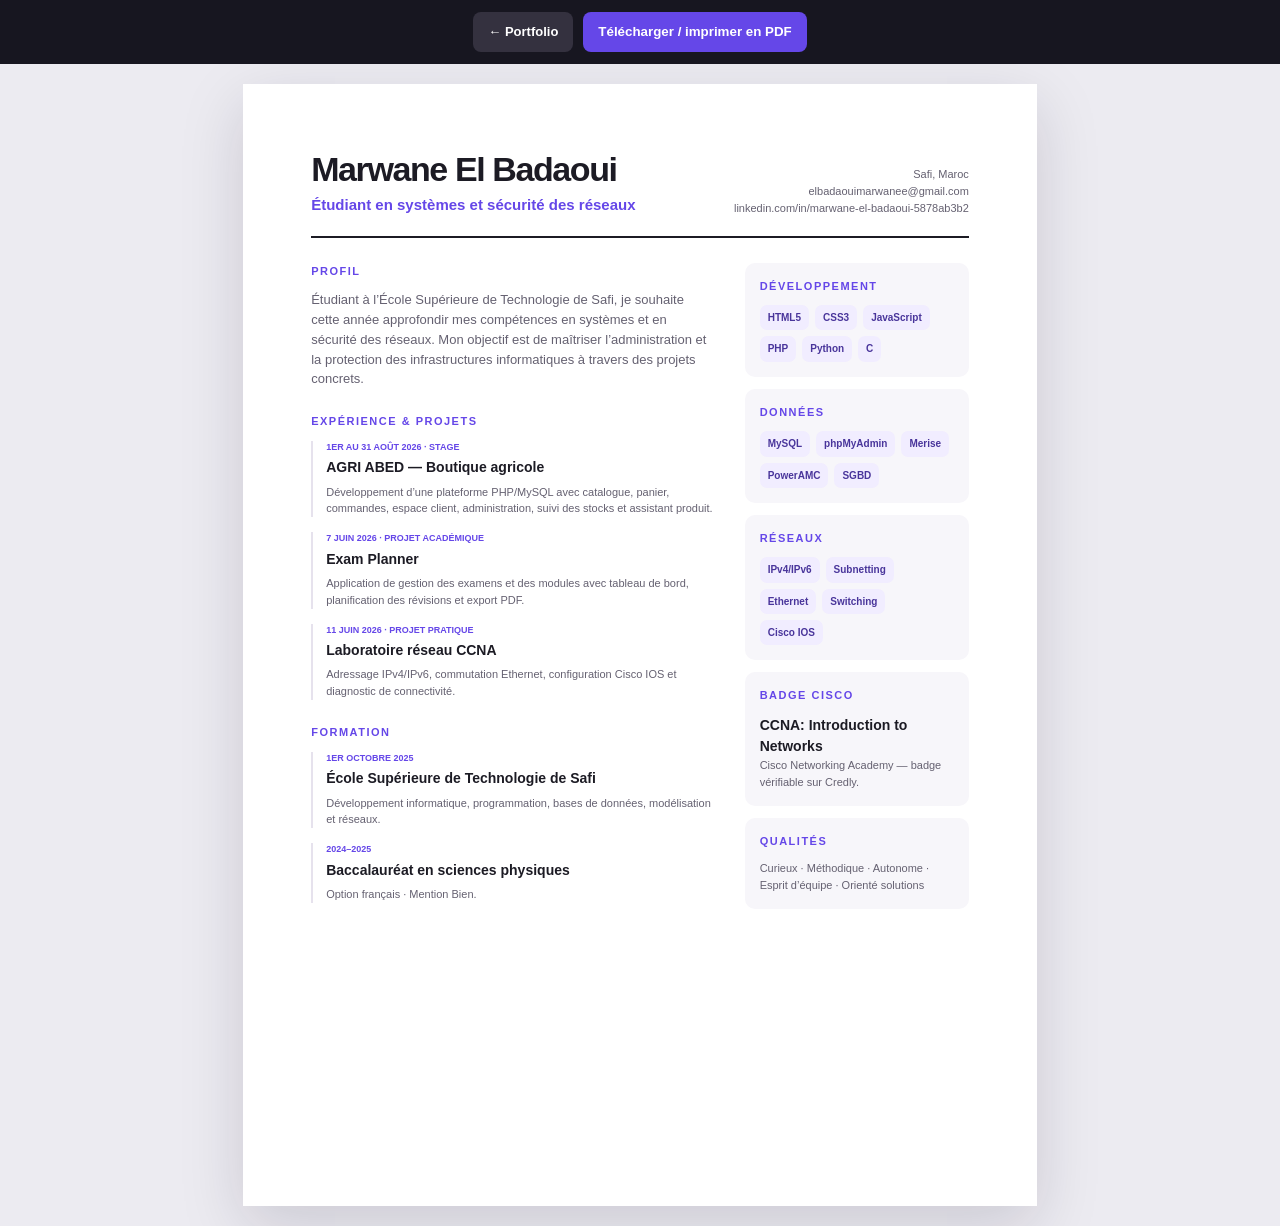
<file: portfolio/cv.html>
<!doctype html>
<html lang="fr">
<head>
  <meta charset="utf-8">
  <meta name="viewport" content="width=device-width, initial-scale=1">
  <meta http-equiv="Content-Security-Policy" content="default-src 'self'; base-uri 'self'; object-src 'none'; frame-src 'none'; img-src 'self' data: https://*.goatcounter.com/count; font-src 'self' https://fonts.gstatic.com data:; style-src 'self' 'unsafe-inline' https://fonts.googleapis.com; script-src 'self' https://gc.zgo.at; connect-src 'self' https://fonts.googleapis.com https://fonts.gstatic.com https://*.goatcounter.com/count; form-action 'self'; upgrade-insecure-requests">
  <meta name="referrer" content="strict-origin-when-cross-origin">
  <meta name="description" content="CV de Marwane El Badaoui : projets web, formation à l’EST Safi et compétences en systèmes et sécurité des réseaux.">
  <meta name="theme-color" content="#171620">
  <link rel="icon" type="image/svg+xml" href="favicon.svg">
  <script src="cv.js" defer></script>
  <script src="analytics-config.js" defer></script>
  <script src="analytics.js" defer></script>
  <title>CV — Marwane El Badaoui</title>
  <style>
    :root { --ink:#1c1b24; --muted:#656171; --accent:#6547e8; --soft:#f1edff; --line:#e6e2ed; }
    * { box-sizing:border-box; }
    body { margin:0; background:#ecebf1; color:var(--ink); font:13px/1.52 Arial, sans-serif; }
    .toolbar { position:sticky; top:0; display:flex; flex-wrap:wrap; justify-content:center; gap:10px; padding:12px; background:#171620; }
    .toolbar a,.toolbar button { padding:10px 15px; border:0; border-radius:8px; background:var(--accent); color:#fff; font-weight:700; text-decoration:none; cursor:pointer; }
    .toolbar a { background:#34313f; }
    .page { width:210mm; min-height:297mm; margin:20px auto; padding:18mm; background:#fff; box-shadow:0 20px 60px rgba(20,15,40,.15); }
    header { display:flex; align-items:flex-end; justify-content:space-between; gap:30px; padding-bottom:19px; border-bottom:2px solid var(--ink); }
    h1,h2,h3,p { margin:0; }
    h1 { font-size:34px; line-height:1; letter-spacing:-1.4px; }
    .role { margin-top:8px; color:var(--accent); font-size:15px; font-weight:700; }
    .contact { color:var(--muted); font-size:11px; text-align:right; }
    .contact span { display:block; }
    .layout { display:grid; grid-template-columns:1.8fr 1fr; gap:30px; margin-top:25px; }
    section + section { margin-top:24px; }
    h2 { margin-bottom:11px; color:var(--accent); font-size:11px; letter-spacing:1.5px; text-transform:uppercase; }
    h3 { font-size:14px; }
    .intro { color:var(--muted); }
    .item { padding-left:13px; border-left:2px solid var(--line); }
    .item + .item { margin-top:15px; }
    .item small { display:block; margin-bottom:3px; color:var(--accent); font-size:9px; font-weight:700; text-transform:uppercase; }
    .item p { margin-top:5px; color:var(--muted); font-size:11px; }
    ul { display:flex; flex-wrap:wrap; gap:6px; padding:0; margin:0; list-style:none; }
    li { padding:5px 8px; border-radius:7px; background:var(--soft); color:#49359b; font-size:10px; font-weight:700; }
    .aside-block { padding:15px; border-radius:10px; background:#f7f6fa; }
    .aside-block + .aside-block { margin-top:12px; }
    .aside-block p { color:var(--muted); font-size:11px; }
    @page { size:A4; margin:0; }
    @media print { body { background:#fff; } .toolbar { display:none; } .page { margin:0; box-shadow:none; } }
    @media screen and (max-width:850px) { .page { width:100%; min-height:auto; margin:0; padding:28px 20px; } .layout { grid-template-columns:1fr; } header { align-items:flex-start; flex-direction:column; } .contact { text-align:left; } }
  </style>
</head>
<body data-analytics-page="cv">
  <div class="toolbar"><a href="index.html">← Portfolio</a><button id="cv-print" type="button" data-goatcounter-click="impression-cv">Télécharger / imprimer en PDF</button></div>
  <main class="page">
    <header><div><h1>Marwane El Badaoui</h1><p class="role">Étudiant en systèmes et sécurité des réseaux</p></div><div class="contact"><span>Safi, Maroc</span><span>elbadaouimarwanee@gmail.com</span><span>linkedin.com/in/marwane-el-badaoui-5878ab3b2</span></div></header>
    <div class="layout">
      <div>
        <section><h2>Profil</h2><p class="intro">Étudiant à l’École Supérieure de Technologie de Safi, je souhaite cette année approfondir mes compétences en systèmes et en sécurité des réseaux. Mon objectif est de maîtriser l’administration et la protection des infrastructures informatiques à travers des projets concrets.</p></section>
        <section><h2>Expérience & projets</h2>
          <article class="item"><small>1er au 31 août 2026 · Stage</small><h3>AGRI ABED — Boutique agricole</h3><p>Développement d’une plateforme PHP/MySQL avec catalogue, panier, commandes, espace client, administration, suivi des stocks et assistant produit.</p></article>
          <article class="item"><small>7 juin 2026 · Projet académique</small><h3>Exam Planner</h3><p>Application de gestion des examens et des modules avec tableau de bord, planification des révisions et export PDF.</p></article>
          <article class="item"><small>11 juin 2026 · Projet pratique</small><h3>Laboratoire réseau CCNA</h3><p>Adressage IPv4/IPv6, commutation Ethernet, configuration Cisco IOS et diagnostic de connectivité.</p></article>
        </section>
        <section><h2>Formation</h2><article class="item"><small>1er octobre 2025</small><h3>École Supérieure de Technologie de Safi</h3><p>Développement informatique, programmation, bases de données, modélisation et réseaux.</p></article><article class="item"><small>2024–2025</small><h3>Baccalauréat en sciences physiques</h3><p>Option français · Mention Bien.</p></article></section>
      </div>
      <aside>
        <section class="aside-block"><h2>Développement</h2><ul><li>HTML5</li><li>CSS3</li><li>JavaScript</li><li>PHP</li><li>Python</li><li>C</li></ul></section>
        <section class="aside-block"><h2>Données</h2><ul><li>MySQL</li><li>phpMyAdmin</li><li>Merise</li><li>PowerAMC</li><li>SGBD</li></ul></section>
        <section class="aside-block"><h2>Réseaux</h2><ul><li>IPv4/IPv6</li><li>Subnetting</li><li>Ethernet</li><li>Switching</li><li>Cisco IOS</li></ul></section>
        <section class="aside-block"><h2>Badge Cisco</h2><h3>CCNA: Introduction to Networks</h3><p>Cisco Networking Academy — badge vérifiable sur Credly.</p></section>
        <section class="aside-block"><h2>Qualités</h2><p>Curieux · Méthodique · Autonome · Esprit d’équipe · Orienté solutions</p></section>
      </aside>
    </div>
  </main>
</body>
</html>
</file>
<file: portfolio/styles.css>
/* Dark portfolio inspired by the supplied reference. */
:root {
  color-scheme: dark;
  --bg: #09090b;
  --bg-alt: #100c16;
  --surface: #121015;
  --surface-hover: #1b1423;
  --text: #f4eff8;
  --text-soft: #b8b0c2;
  --text-faint: #a298ac;
  --line: #2a2134;
  --accent: #ca70fa;
  --accent-strong: #e0a7ff;
  --accent-soft: #281735;
  --gradient: linear-gradient(110deg, #a900f4, #cc63f4);
}
* { box-sizing: border-box; }
html { scroll-behavior: smooth; scroll-padding-top: 92px; }
body { margin: 0; background: var(--bg); color: var(--text); font: 15px/1.7 Inter, Arial, sans-serif; }
button, input, textarea { font: inherit; }
button, a { -webkit-tap-highlight-color: transparent; }
a { color: inherit; text-decoration: none; }
img { display: block; max-width: 100%; height: auto; }
h1, h2, h3, h4, p, figure, dl, dd { margin: 0; }
ul { margin: 0; }
h1, h2, h3, h4, .button { font-family: Inter, Arial, sans-serif; }
:focus-visible { outline: 2px solid var(--accent-strong); outline-offset: 5px; }
::selection { background: #703092; color: white; }
[hidden] { display: none !important; }
.container { width: min(1200px, calc(100% - 80px)); margin-inline: auto; }
.section { position: relative; padding: 88px 0; }
.section--muted, #competences { background: linear-gradient(135deg, #170e20, #0d0b10 70%); }
.skip-link { position: fixed; top: -80px; left: 20px; z-index: 200; padding: 12px 18px; border-radius: 7px; background: var(--gradient); color: white; }
.skip-link:focus { top: 12px; }
.page-glow { display: none; }

/* Navigation */
.site-header { position: fixed; inset: 0 0 auto; z-index: 100; background: #0c0910e8; backdrop-filter: blur(18px); border-bottom: 1px solid transparent; transition: border-color .2s; }
.site-header.is-scrolled { border-bottom-color: var(--line); }
.navbar { display: flex; align-items: center; justify-content: space-between; min-height: 76px; gap: 24px; }
.brand { flex-shrink: 0; }
.brand-copy { display: flex; align-items: baseline; gap: 8px; }
.brand-copy strong { font-size: 22px; font-weight: 700; color: #f0dcfa; }
.brand-copy small { font-size: 12px; font-weight: 700; color: var(--accent); }
.nav-links { display: flex; align-items: center; gap: 28px; font-size: 14px; color: var(--text-soft); }
.nav-links a { padding: 12px 0; transition: color .2s; }
.nav-links a:hover, .nav-links a[aria-current] { color: var(--accent); }
.nav-actions { display: none; }
.mobile-cv-link, .nav-toggle { display: none; }
.button { display: inline-flex; align-items: center; justify-content: center; gap: 14px; min-height: 46px; padding: 12px 24px; border: 1px solid transparent; border-radius: 6px; background: var(--gradient); color: white; font-size: 13px; font-weight: 600; line-height: 1.4; cursor: pointer; transition: transform .2s, box-shadow .2s, border-color .2s; }
.button:hover { transform: translateY(-2px); box-shadow: 0 6px 26px #ae16ed30; }
.button--secondary { border-color: #aa57d5; background: #100b15; color: var(--accent-strong); }
.button--secondary:hover { background: var(--accent-soft); }
.button--small { min-height: 40px; padding: 10px 16px; font-size: 12px; }

/* Portrait, violet grid and slow ambient particles */
.hero.section { padding-top: 150px; padding-bottom: 34px; min-height: 100svh; display: flex; flex-direction: column; justify-content: center; overflow: hidden; background: radial-gradient(ellipse at 35% 50%, #35114750, transparent 48%), linear-gradient(130deg, #110a18, #131017); }
.hero::before { content: ''; position: absolute; inset: 0; background-image: linear-gradient(45deg, transparent 49%, #9955cc09 50%, transparent 51%), linear-gradient(-45deg, transparent 49%, #9955cc09 50%, transparent 51%); background-size: 80px 80px; pointer-events: none; }
.hero::after { content: ''; position: absolute; inset: 0; background: radial-gradient(circle at 8% 22%, #c670f7 0 2px, transparent 3px), radial-gradient(circle at 91% 15%, #bb56ea70 0 7px, transparent 8px), radial-gradient(circle at 18% 75%, #ba83d960 0 5px, transparent 6px), radial-gradient(circle at 86% 67%, #d7a1f480 0 3px, transparent 4px), radial-gradient(circle at 28% 34%, #be69ed 0 2px, transparent 3px), radial-gradient(circle at 9% 91%, #ffffff60 0 6px, transparent 7px); pointer-events: none; animation: particles-drift 12s ease-in-out infinite alternate; }
.hero-grid, .hero-metrics { position: relative; z-index: 1; }
.hero-grid { display: grid; grid-template-columns: 330px minmax(0, 1fr); align-items: center; gap: 65px; max-width: 1070px; }
.hero-copy { grid-column: 2; grid-row: 1; }
.hero-kicker { font-size: 12px; color: var(--text-soft); letter-spacing: .12em; text-transform: uppercase; margin-bottom: 12px; }
.hero h1 { font-size: clamp(44px, 4.8vw, 68px); font-weight: 750; line-height: 1.07; letter-spacing: -.045em; background: linear-gradient(100deg, #fff, #dfb3f8); background-clip: text; -webkit-background-clip: text; color: transparent; }
.hero-role { margin-top: 20px; color: var(--accent-strong); font-size: 19px; line-height: 1.5; }
.status-pill { display: inline-flex; align-items: center; gap: 9px; margin-top: 15px; padding: 7px 12px; border: 1px solid #b665df50; border-radius: 30px; background: #7a30912c; color: var(--accent-strong); font-size: 11px; }
.status-pill > span { width: 6px; height: 6px; background: var(--accent); border-radius: 50%; box-shadow: 0 0 9px #c56efa90; }
.hero-statement { position: relative; margin-top: 28px; padding-left: 22px; font-size: clamp(21px, 2.1vw, 28px); font-style: italic; line-height: 1.5; color: #e5dce9; letter-spacing: -.025em; }
.hero-statement::before { content: ''; position: absolute; inset: 3px auto 3px 0; width: 5px; border-radius: 3px; background: var(--gradient); }
.hero-statement em { color: var(--accent); }
.hero-intro { max-width: 600px; margin-top: 22px; color: var(--text-soft); font-size: 13px; line-height: 1.8; }
.hero-actions { display: flex; flex-wrap: wrap; gap: 16px; margin-top: 26px; }
.social-links { display: flex; flex-wrap: wrap; gap: 22px; margin-top: 22px; }
.social-link { display: inline-flex; align-items: center; gap: 8px; color: var(--text-soft); font-size: 12px; }
.social-link:hover { color: var(--accent); }
.social-link svg { width: 17px; height: 17px; fill: currentColor; }
.hero-visual { grid-column: 1; grid-row: 1; position: relative; width: 100%; }
.photo-frame { overflow: hidden; aspect-ratio: 1; border: 4px solid #713992; border-radius: 50%; background: var(--surface); box-shadow: 0 0 65px #a51ef32b; }
.photo-frame img { width: 100%; height: 100%; object-fit: cover; object-position: center 35%; }
.portrait-location { margin-top: 20px; text-align: center; font-size: 12px; color: var(--text-soft); }
.portrait-location span { color: var(--accent); margin-right: 5px; }
.hero-metrics { display: grid; grid-template-columns: repeat(4, minmax(0, 1fr)); gap: 20px; margin-top: 64px; padding-top: 26px; border-top: 1px solid #ad64d52a; }
.hero-metrics > div { text-align: center; }
.hero-metrics strong { display: block; color: var(--accent-strong); font-size: 26px; line-height: 1.3; }
.hero-metrics span { font-size: 11px; color: var(--text-soft); }

/* Centred titles and compact bordered cards */
.section-heading { max-width: 700px; }
.section-heading--center { margin: 0 auto 48px; text-align: center; }
.eyebrow { font-size: 10px; font-weight: 600; letter-spacing: .18em; text-transform: uppercase; color: var(--accent); }
.section-heading h2, .contact-copy h2 { margin-top: 9px; font-size: clamp(29px, 3.2vw, 38px); line-height: 1.25; letter-spacing: -.025em; }
.section-heading h2::after { content: ''; display: block; width: 70px; height: 3px; margin: 17px auto; border-radius: 3px; background: var(--gradient); }
.section-heading > p:not(.eyebrow), .contact-copy > p:not(.eyebrow) { color: var(--text-soft); font-size: 14px; margin-top: 15px; }
.text-link { display: inline-flex; align-items: center; gap: 12px; color: var(--accent); font-size: 12px; margin-top: 24px; }
.text-link:hover { color: var(--accent-strong); }
.about-layout { display: grid; grid-template-columns: 1.8fr 1fr; gap: 24px; align-items: stretch; }
.about-cards { display: grid; gap: 18px; }
.info-card { display: grid; grid-template-columns: 44px 1fr; align-items: start; gap: 16px; padding: 25px; border: 1px solid var(--line); border-radius: 8px; background: var(--surface); transition: border-color .2s, transform .2s; }
.info-card:hover { border-color: #9651b7; transform: translateY(-3px); }
.info-card__number, .skill-icon { display: grid; place-items: center; width: 44px; height: 44px; background: var(--accent-soft); color: var(--accent); border-radius: 9px; font-size: 16px; font-weight: 600; }
.info-card h3 { font-size: 16px; }
.info-card p { margin-top: 7px; color: var(--text-soft); font-size: 13px; }
.tech-panel { padding: 28px; border: 1px solid var(--line); border-radius: 8px; background: var(--surface); }
.tech-panel h3 { font-size: 15px; text-align: center; }
.tech-panel__subtitle { padding-top: 24px; margin-top: 25px; border-top: 1px solid var(--line); color: var(--accent); }
.skill-tags, .project-tags { display: flex; flex-wrap: wrap; gap: 7px; list-style: none; padding: 0; margin-top: 18px; }
.skill-tags li, .project-tags li, .project-tags span { padding: 3px 9px; border: 1px solid #77359366; border-radius: 6px; background: var(--accent-soft); color: var(--accent-strong); font-size: 11px; line-height: 1.5; }
.tools-list { padding-left: 16px; margin-top: 18px; color: var(--text-soft); font-size: 12px; }
.tools-list li { padding-block: 4px; }
.tools-list li::marker { color: var(--accent); }

/* Projects and screenshot galleries */
#projets { background: linear-gradient(135deg, #140d1c, #09090b 70%); }
.projects-grid { display: grid; grid-template-columns: repeat(2, minmax(0, 1fr)); gap: 26px; }
.project-card { display: flex; flex-direction: column; min-width: 0; padding: 26px; background: var(--surface); border: 1px solid var(--line); border-radius: 8px; transition: border-color .2s, box-shadow .2s; }
.project-card:hover { border-color: #8644a6; box-shadow: 0 0 24px #ac33e512; }
.project-body { display: contents; }
.project-index { order: 0; font-size: 10px; color: var(--accent); text-transform: uppercase; letter-spacing: .1em; }
.project-body h3 { order: 1; margin-top: 10px; font-size: 22px; letter-spacing: -.02em; }
.project-body > p { order: 2; color: var(--text-soft); margin-top: 12px; font-size: 13px; }
.project-summary { order: 3; display: grid; grid-template-columns: 1fr 1fr; gap: 18px; margin-top: 20px; }
.project-summary dt { font-size: 10px; font-weight: 600; color: var(--accent); }
.project-summary dd { color: var(--text-soft); margin-top: 4px; font-size: 12px; }
.project-tags { order: 4; margin-bottom: 22px; }
.project-media { order: 5; position: relative; aspect-ratio: 16 / 10; overflow: hidden; border: 1px solid var(--line); border-radius: 6px; background: #0d0b12; margin-top: auto; }
.project-media img { width: 100%; height: 100%; object-fit: cover; object-position: top; }
.project-media--network img { object-fit: contain; }
.project-type { position: absolute; z-index: 1; top: 12px; left: 12px; padding: 4px 8px; font-size: 9px; color: white; background: #24112bdd; border: 1px solid #a559be80; border-radius: 4px; backdrop-filter: blur(6px); }
.project-card:last-child { grid-column: 1 / -1; display: grid; grid-template-columns: 1fr 1fr; gap: 0 30px; }
.project-card:last-child .project-media { grid-column: 2; grid-row: 1 / 8; aspect-ratio: auto; min-height: 320px; margin: 0; }
.project-card:last-child .project-body > *, .project-card:last-child .project-index { grid-column: 1; }
.project-actions { order: 6; display: flex; flex-wrap: wrap; gap: 10px; margin-top: 18px; }
.project-actions .button { flex: 1; }
.icon-link { display: inline-grid; place-items: center; width: 40px; height: 40px; border: 1px solid var(--line); border-radius: 6px; color: var(--accent); }
.icon-link svg { width: 18px; fill: currentColor; }
.gallery-button { position: absolute; z-index: 2; top: 50%; transform: translateY(-50%); width: 34px; height: 34px; padding: 0; border: 1px solid #bf7ee078; border-radius: 50%; background: #281039e8; color: white; cursor: pointer; font-size: 23px; line-height: 1; }
.gallery-button:hover { background: #772caf; }
.gallery-button--prev { left: 10px; }
.gallery-button--next { right: 10px; }
.gallery-count { position: absolute; bottom: 10px; right: 10px; padding: 3px 8px; background: #100b18e8; color: white; border-radius: 4px; font-size: 11px; }

/* Technical skills and certification */
.skills-grid { display: grid; grid-template-columns: repeat(4, minmax(0, 1fr)); gap: 20px; }
.skill-card { min-width: 0; padding: 26px 22px; border: 1px solid var(--line); border-radius: 8px; background: var(--surface); transition: transform .2s, border-color .2s; }
.skill-card:hover { transform: translateY(-4px); border-color: #8644a6; }
.skill-icon { margin-inline: auto; }
.skill-card h3 { margin-top: 18px; text-align: center; font-size: 16px; }
.skill-card > p { min-height: 44px; color: var(--text-soft); margin-top: 10px; font-size: 12px; }
.certification-banner { display: grid; grid-template-columns: 56px 1fr auto; align-items: center; gap: 24px; padding: 28px; background: var(--surface); border: 1px solid #75378b80; border-radius: 8px; margin-bottom: 24px; }
.certification-mark { display: grid; place-items: center; width: 52px; height: 52px; border: 1px solid var(--accent); border-radius: 50%; color: var(--accent); font-size: 23px; }
.certification-banner h3 { font-size: 20px; margin-top: 5px; }
.certification-banner div > p:last-child { font-size: 12px; color: var(--text-soft); margin-top: 8px; }

/* Alternating violet timeline */
#parcours { background: var(--bg-alt); }
.timeline { position: relative; max-width: 900px; margin: 0 auto; }
.timeline::before { content: ''; position: absolute; left: 50%; width: 2px; top: 15px; bottom: 15px; background: linear-gradient(#7b319a, #bb68e7, #7b319a); }
.timeline-item { position: relative; display: grid; grid-template-columns: 1fr 1fr; gap: 0 70px; padding-bottom: 30px; }
.timeline-item:last-child { padding-bottom: 0; }
.timeline-date { grid-column: 1; text-align: right; padding: 0 0 10px; color: var(--accent-strong); font-size: 12px; font-weight: 500; }
.timeline-card { grid-column: 1; padding: 23px; border: 1px solid #71428a; border-radius: 7px; background: #291934; text-align: right; }
.timeline-dot { position: absolute; top: 9px; left: calc(50% - 5px); width: 12px; height: 12px; border: 3px solid var(--bg-alt); border-radius: 50%; background: var(--accent); }
.timeline-item:nth-child(even) .timeline-date, .timeline-item:nth-child(even) .timeline-card { grid-column: 2; text-align: left; }
.timeline-card > span { font-size: 10px; color: var(--accent); text-transform: uppercase; letter-spacing: .07em; }
.timeline-card h3 { font-size: 17px; margin-top: 6px; }
.timeline-card h4 { font-size: 12px; color: var(--text-soft); font-weight: 500; margin-top: 8px; }
.timeline-card p { font-size: 12px; color: var(--text-soft); margin-top: 12px; }

/* Contact */
.section--contact { background: radial-gradient(ellipse at 10% 30%, #341b434d, transparent 60%), var(--bg); }
.contact-heading { margin-bottom: 44px; }
.contact-layout { display: grid; grid-template-columns: 1fr 1.15fr; gap: 28px; align-items: start; }
.contact-copy, .contact-form { min-width: 0; padding: 30px; border: 1px solid var(--line); border-radius: 8px; background: var(--surface); }
.contact-copy h2 { font-size: 24px; margin-top: 0; }
.contact-copy h2 em { color: var(--accent); font-style: normal; }
.contact-copy .eyebrow { margin-bottom: 8px; }
.contact-copy > p:not(.eyebrow) { font-size: 13px; }
.contact-list { display: grid; gap: 12px; margin-top: 25px; }
.contact-list a, .contact-location { display: flex; align-items: center; gap: 14px; padding: 14px; min-width: 0; background: #26172f; border: 1px solid #68317d66; border-radius: 6px; transition: border-color .2s; }
.contact-list a:hover { border-color: var(--accent); }
.contact-icon { display: grid; place-items: center; width: 30px; flex-shrink: 0; color: var(--accent); font-size: 15px; font-weight: 600; }
.contact-list a > span:last-child, .contact-location > span:last-child { display: grid; min-width: 0; }
.contact-list small { font-size: 11px; color: var(--text-soft); }
.contact-list strong { font-size: 12px; font-weight: 500; overflow-wrap: anywhere; }
.availability { margin-top: 24px; border-top: 1px solid var(--line); padding-top: 20px; }
.availability strong { font-size: 12px; color: var(--accent-strong); }
.availability strong::before { content: ''; display: inline-block; width: 7px; height: 7px; border-radius: 50%; background: #60d99c; margin-right: 8px; }
.availability p { color: var(--text-soft); font-size: 12px; margin-top: 8px; }
.contact-form h3 { font-size: 18px; }
.form-intro { margin-top: 6px; margin-bottom: 24px; color: var(--text-soft); font-size: 12px; }
.form-row { display: grid; grid-template-columns: 1fr 1fr; gap: 16px; }
.field { display: grid; margin-bottom: 14px; min-width: 0; }
.field label { font-size: 12px; font-weight: 500; margin-bottom: 7px; }
.field input, .field textarea { width: 100%; min-width: 0; padding: 12px; background: #0e0b13; color: var(--text); border: 1px solid #3d2b4b; border-radius: 6px; font-size: 13px; }
.field input { min-height: 45px; }
.field textarea { resize: vertical; min-height: 130px; }
.field input::placeholder, .field textarea::placeholder { color: var(--text-faint); }
.field input:focus, .field textarea:focus { border-color: var(--accent); outline: none; box-shadow: 0 0 0 3px #ba64f218; }
.field input[aria-invalid="true"], .field textarea[aria-invalid="true"] { border-color: #ef8eaa; }
.field-error { min-height: 15px; font-size: 11px; color: #ff9fb8; margin-top: 4px; }
.submit-button { width: 100%; }
.form-status { min-height: 18px; margin-top: 12px; font-size: 12px; color: var(--text-soft); text-align: center; }
.site-footer { padding: 36px 0 24px; border-top: 1px solid var(--line); }
.footer-grid, .footer-bottom { display: flex; align-items: center; justify-content: space-between; gap: 24px; }
.footer-grid { padding-bottom: 25px; }
.footer-brand { display: grid; }
.footer-brand strong { font-size: 14px; }
.footer-brand span { font-size: 11px; color: var(--text-soft); margin-top: 5px; }
.footer-links { display: flex; flex-wrap: wrap; gap: 22px; font-size: 12px; color: var(--text-soft); }
.footer-links a:hover { color: var(--accent); }
.footer-bottom { padding-top: 20px; border-top: 1px solid var(--line); font-size: 11px; color: var(--text-faint); }

/* Dialogs, feedback and reveal */
.icon-button { position: relative; display: inline-grid; place-items: center; width: 42px; height: 42px; padding: 0; border: 1px solid var(--line); border-radius: 7px; background: var(--surface); color: var(--text); cursor: pointer; }
.nav-toggle { display: none; }
.nav-toggle span { position: absolute; left: 10px; width: 20px; height: 2px; background: currentColor; transition: transform .2s, opacity .2s; }
.nav-toggle span:nth-child(1) { top: 13px; }
.nav-toggle span:nth-child(2) { top: 19px; }
.nav-toggle span:nth-child(3) { top: 25px; }
.project-dialog { width: min(720px, calc(100% - 32px)); max-height: calc(100dvh - 40px); padding: 34px; background: var(--surface); color: var(--text); border: 1px solid #6a3e83; border-radius: 12px; }
.project-dialog::backdrop { background: #050307d9; backdrop-filter: blur(6px); }
.project-dialog[open] { animation: dialog-in .2s both; }
.dialog-close { position: absolute; top: 18px; right: 18px; font-size: 25px; }
.project-dialog > h2 { padding-right: 40px; margin-top: 12px; font-size: 28px; }
.dialog-intro { font-size: 14px; color: var(--text-soft); margin-top: 14px; }
.dialog-grid { display: grid; grid-template-columns: 1fr 1fr; gap: 15px; margin-top: 24px; }
.dialog-grid section, .dialog-features { padding: 20px; background: var(--bg-alt); border: 1px solid var(--line); border-radius: 8px; }
.dialog-grid h3, .dialog-features h3 { font-size: 14px; }
.dialog-grid p, .dialog-features ul { font-size: 13px; color: var(--text-soft); margin-top: 10px; }
.dialog-features { margin-top: 15px; }
.dialog-features ul { padding-left: 18px; }
.toast { position: fixed; z-index: 210; bottom: 20px; right: 20px; max-width: min(380px, calc(100% - 40px)); padding: 15px 20px; border: 1px solid var(--line); border-radius: 8px; background: var(--surface); font-size: 12px; opacity: 0; transform: translateY(15px); pointer-events: none; transition: opacity .2s, transform .2s; }
.toast.is-visible { opacity: 1; transform: none; }
.js [data-reveal] { opacity: 0; transform: translateY(18px); transition: opacity .5s, transform .5s; }
.js [data-reveal].is-visible { opacity: 1; transform: none; }
@keyframes particles-drift { to { transform: translateY(-16px); opacity: .55; } }
@keyframes dialog-in { from { opacity: 0; transform: translateY(8px); } to { opacity: 1; transform: none; } }

@media (max-width: 1080px) {
  .container { width: calc(100% - 64px); }
  .navbar { position: relative; }
  .nav-actions { display: flex; }
  .nav-toggle { display: inline-grid; }
  .nav-links { position: absolute; top: 100%; left: 0; right: 0; display: none; gap: 3px; padding: 12px; border: 1px solid var(--line); border-radius: 0 0 8px 8px; background: var(--surface); }
  .nav-links.is-open { display: grid; }
  .nav-links a { padding: 12px; border-radius: 5px; }
  .nav-links a:hover, .nav-links a[aria-current] { background: var(--accent-soft); }
  .mobile-cv-link { display: block; color: var(--accent); }
  .nav-toggle[aria-expanded="true"] span:nth-child(1) { transform: translateY(6px) rotate(45deg); }
  .nav-toggle[aria-expanded="true"] span:nth-child(2) { opacity: 0; }
  .nav-toggle[aria-expanded="true"] span:nth-child(3) { transform: translateY(-6px) rotate(-45deg); }
  .hero-grid { grid-template-columns: 260px minmax(0, 1fr); gap: 40px; }
  .hero h1 { font-size: 52px; }
  .hero-statement { font-size: 23px; }
  .skills-grid { grid-template-columns: repeat(2, minmax(0, 1fr)); }
  .about-layout { grid-template-columns: 1.4fr 1fr; }
}
@media (max-width: 760px) {
  .container { width: calc(100% - 40px); }
  .section { padding: 64px 0; }
  .navbar { min-height: 68px; }
  .hero.section { padding-top: 112px; padding-bottom: 30px; }
  .hero-grid { grid-template-columns: 1fr; gap: 30px; text-align: center; }
  .hero-visual { grid-column: 1; grid-row: 1; max-width: 230px; margin: 0 auto; }
  .hero-copy { grid-column: 1; grid-row: 2; }
  .portrait-location { margin-top: 12px; font-size: 11px; }
  .hero h1 { max-width: 560px; margin-inline: auto; font-size: clamp(40px, 8vw, 56px); }
  .hero-role { max-width: 460px; margin-inline: auto; font-size: 17px; }
  .hero-statement { width: fit-content; margin-inline: auto; text-align: left; font-size: 21px; }
  .hero-intro { margin-inline: auto; }
  .hero-actions, .social-links { justify-content: center; }
  .hero-metrics { margin-top: 40px; grid-template-columns: 1fr 1fr; gap: 24px; }
  .section-heading--center { margin-bottom: 32px; }
  .about-layout, .projects-grid, .contact-layout { grid-template-columns: 1fr; }
  .project-card:last-child { grid-column: auto; display: flex; }
  .project-card:last-child .project-media { min-height: 0; aspect-ratio: 16 / 10; margin-top: auto; }
  .certification-banner { grid-template-columns: 52px 1fr; gap: 18px; padding: 24px; }
  .certification-banner .button { grid-column: 1 / -1; }
  .timeline::before { left: 7px; }
  .timeline-item { grid-template-columns: 1fr; padding-left: 32px; }
  .timeline-date, .timeline-card, .timeline-item:nth-child(even) .timeline-date, .timeline-item:nth-child(even) .timeline-card { grid-column: 1; text-align: left; }
  .timeline-dot { left: 2px; }
  .footer-grid, .footer-bottom { flex-direction: column; align-items: flex-start; gap: 20px; }
}
@media (max-width: 480px) {
  .container { width: calc(100% - 32px); }
  .brand-copy strong { font-size: 20px; }
  .hero-visual { max-width: 195px; }
  .hero h1 { font-size: clamp(36px, 10vw, 46px); }
  .hero-statement { font-size: 18px; padding-left: 15px; }
  .hero-role { font-size: 16px; }
  .status-pill { font-size: 10px; }
  .hero-actions { gap: 10px; }
  .hero-actions .button { padding-inline: 20px; }
  .info-card { padding: 20px; gap: 12px; grid-template-columns: 36px 1fr; }
  .info-card__number { width: 36px; height: 36px; font-size: 13px; }
  .info-card h3 { font-size: 15px; }
  .tech-panel, .project-card, .contact-copy, .contact-form { padding: 22px; }
  .skills-grid { grid-template-columns: 1fr; }
  .skill-card > p { min-height: 0; }
  .project-summary, .form-row, .dialog-grid { grid-template-columns: 1fr; }
  .timeline-card { padding: 20px; }
  .project-dialog { padding: 28px 22px; }
  .project-dialog > h2 { font-size: 25px; }
  .footer-links { gap: 16px; }
}
/* Refined layout: stronger hierarchy and project imagery up front. */
:root {
  --bg: #0b0b13;
  --bg-alt: #10111b;
  --surface: #171824;
  --surface-hover: #202232;
  --text: #f7f4ff;
  --text-soft: #c4c2d0;
  --text-faint: #a6a5b8;
  --line: #353447;
  --accent: #cba6ff;
  --accent-strong: #e1ccff;
  --accent-soft: #2b2141;
  --gradient: linear-gradient(120deg, #965ce5, #bd85f6);
}
body { font-size: 16px; line-height: 1.65; }
h1, h2, h3, h4 { font-family: Manrope, Inter, Arial, sans-serif; }
.container { width: min(1160px, calc(100% - 64px)); }
.section { padding-block: clamp(76px, 8vw, 112px); }
.section--muted, #competences, #projets, #parcours { background: var(--bg-alt); }
#projets, #parcours { background: var(--bg); }
.site-header { background: #0b0b13e8; border-bottom-color: #35344799; }
.navbar { min-height: 82px; }
.brand-copy { display: grid; gap: 0; line-height: 1.1; }
.brand-copy strong { color: var(--text); font-family: Manrope, Inter, sans-serif; font-size: 20px; letter-spacing: -.04em; }
.brand-copy small { margin-top: 4px; color: var(--accent); font-size: 10px; letter-spacing: .16em; text-transform: uppercase; }
.nav-links { gap: clamp(14px, 2vw, 30px); }
.nav-links a { font-weight: 600; }
.nav-links a:hover, .nav-links a[aria-current] { color: var(--text); }
.button { border-radius: 10px; font-size: 14px; font-weight: 700; }
.button--secondary { background: #1a1927; border-color: #77668e; color: var(--text); }
.button--secondary:hover { background: #29253a; }
.hero.section { min-height: min(880px, 100svh); padding-top: 156px; padding-bottom: 46px; background: radial-gradient(ellipse at 78% 32%, #47315e77, transparent 34%), radial-gradient(ellipse at 10% 72%, #25224777, transparent 42%), var(--bg); }
.hero::before { background-image: linear-gradient(#c5a8f008 1px, transparent 1px), linear-gradient(90deg, #c5a8f008 1px, transparent 1px); background-size: 72px 72px; mask-image: linear-gradient(to bottom, transparent, black 22%, black 70%, transparent); }
.hero::after { display: none; }
.hero-grid { max-width: none; grid-template-columns: minmax(0, 1.2fr) minmax(320px, .8fr); gap: clamp(48px, 7vw, 110px); }
.hero-copy { grid-column: 1; grid-row: 1; }
.hero-kicker { margin-bottom: 18px; color: var(--accent); font-size: 12px; font-weight: 700; letter-spacing: .2em; }
.hero h1 { max-width: 780px; font-size: clamp(54px, 5.8vw, 88px); line-height: 1.04; letter-spacing: -.065em; background: none; color: var(--text); }
.hero-role { margin-top: 23px; font-size: clamp(17px, 2vw, 22px); font-weight: 600; color: var(--accent-strong); }
.status-pill { margin-top: 18px; padding: 8px 14px; font-size: 12px; }
.hero-statement { max-width: 650px; margin-top: 35px; padding-left: 0; font-size: clamp(23px, 2.5vw, 31px); font-style: normal; font-weight: 650; line-height: 1.35; color: var(--text); }
.hero-statement::before { display: none; }
.hero-statement em { color: var(--accent); font-style: normal; }
.hero-intro { max-width: 600px; margin-top: 18px; font-size: 15px; line-height: 1.7; }
.hero-actions { margin-top: 29px; }
.social-links { margin-top: 29px; }
.social-link { font-size: 13px; }
.hero-visual { grid-column: 2; grid-row: 1; max-width: 410px; justify-self: end; }
.photo-frame { aspect-ratio: 4 / 5; border: 1px solid #a48bbc; border-radius: 26px; box-shadow: 18px 18px 0 #362649, 0 35px 100px #0008; }
.photo-frame img { object-position: center 32%; }
.portrait-location { margin-top: 24px; text-align: left; padding-left: 4px; font-size: 13px; }
.hero-metrics { margin-top: 82px; padding-top: 27px; border-top-color: var(--line); gap: 0; }
.hero-metrics > div { text-align: left; padding-inline: 24px; border-left: 1px solid var(--line); }
.hero-metrics > div:first-child { padding-left: 0; border-left: 0; }
.hero-metrics strong { color: var(--text); font: 800 28px/1.2 Manrope, Inter, sans-serif; }
.hero-metrics span { display: block; margin-top: 5px; font-size: 12px; }
.section-heading--center { margin-bottom: 46px; }
.section-heading h2, .contact-copy h2 { font-size: clamp(34px, 4vw, 48px); letter-spacing: -.05em; }
.section-heading h2::after { display: none; }
.section-heading > p:not(.eyebrow) { margin-top: 15px; font-size: 15px; }
.eyebrow { font-size: 11px; font-weight: 700; }
.about-layout { grid-template-columns: 1.4fr 1fr; }
.info-card, .tech-panel, .skill-card, .certification-banner, .contact-copy, .contact-form { border-color: var(--line); border-radius: 16px; }
.info-card { padding: 28px; }
.info-card h3, .skill-card h3 { font-size: 17px; }
.info-card p, .tech-panel, .skill-card > p { font-size: 14px; }
.tech-panel { padding: 32px; }
.tech-panel h3 { text-align: left; }
.skill-tags li, .project-tags li, .project-tags span { padding: 5px 10px; border-color: #76608b; border-radius: 7px; font-size: 12px; }
.tools-list { font-size: 13px; }
.projects-grid { grid-template-columns: repeat(3, minmax(0, 1fr)); gap: 20px; }
.project-card, .project-card:last-child { display: flex; grid-column: auto; gap: 0; padding: 0; overflow: hidden; border-radius: 18px; }
.project-card:hover { transform: translateY(-4px); box-shadow: 0 20px 48px #0005; }
.project-media, .project-card:last-child .project-media { order: -1; grid-column: auto; grid-row: auto; width: 100%; min-height: 0; aspect-ratio: 16 / 10; margin: 0; border: 0; border-radius: 0; }
.project-card .project-media img { transition: transform .35s ease; }
.project-card:hover .project-media img { transform: scale(1.035); }
.project-index, .project-body h3, .project-body > p, .project-summary, .project-tags, .project-actions { margin-inline: 24px; }
.project-index { margin-top: 24px; }
.project-body h3 { margin-top: 8px; font-size: 22px; }
.project-body > p { margin-top: 10px; font-size: 14px; }
.project-summary { grid-template-columns: 1fr; gap: 10px; margin-top: 18px; }
.project-summary dt { font-size: 11px; }
.project-summary dd { font-size: 12px; }
.project-tags { margin-top: 20px; margin-bottom: 0; }
.project-actions { margin-top: auto; padding-block: 24px; }
.project-actions .button { flex: 1 1 auto; }
.skills-grid { gap: 16px; }
.skill-card { padding: 27px 24px; }
.skill-card > p { min-height: 0; text-align: center; }
.certification-banner { padding: 30px; }
.timeline { max-width: 900px; }
.timeline::before { left: 155px; background: var(--line); }
.timeline-item { grid-template-columns: 132px 1fr; gap: 46px; padding-bottom: 18px; }
.timeline-date, .timeline-item:nth-child(even) .timeline-date { grid-column: 1; text-align: right; padding-top: 22px; font-size: 13px; }
.timeline-card, .timeline-item:nth-child(even) .timeline-card { grid-column: 2; text-align: left; padding: 24px 28px; background: var(--surface); border-color: var(--line); border-radius: 14px; }
.timeline-dot { left: 150px; top: 27px; width: 12px; height: 12px; border-color: var(--bg); }
.timeline-card h3 { font-size: 18px; }
.timeline-card h4, .timeline-card p { font-size: 13px; }
.contact-layout { grid-template-columns: .9fr 1.1fr; }
.contact-copy, .contact-form { padding: 32px; }
.contact-list a, .contact-location { background: #211d30; border-color: var(--line); border-radius: 10px; }
.contact-copy > p:not(.eyebrow) { font-size: 14px; }
.form-intro { font-size: 13px; }
.field label { font-size: 13px; }
.field input, .field textarea { background: #10111b; border-color: #515064; border-radius: 9px; font-size: 14px; }
.site-footer { background: var(--bg-alt); }
html:not(.js) [data-profile-link="github"] { display: none; }
.terminal-launch { background: #151b24; border-color: #5cc8f2; color: #87dcff; }
.terminal-launch:hover { background: #172a36; box-shadow: 0 8px 26px #39bde82a; }
.terminal-dialog { width: min(1000px, calc(100% - 48px)); min-width: 0; max-width: none; height: min(650px, calc(100dvh - 48px)); max-height: none; padding: 0; overflow: hidden; border: 1px solid #3c4a4f; border-radius: 18px; background: #05080c; color: #e6edf3; box-shadow: 0 34px 100px #000b, 0 0 80px #0bb4b51a; }
.terminal-dialog::backdrop { background: radial-gradient(circle at 50% 50%, #092f35cc, #031219f2 72%); backdrop-filter: blur(8px); }
.terminal-dialog[open] { animation: dialog-in .22s both; }
.terminal-window { display: flex; flex-direction: column; width: 100%; min-width: 0; height: 100%; min-height: 0; overflow: hidden; font-family: Consolas, "Courier New", monospace; }
.terminal-bar { display: grid; grid-template-columns: auto minmax(0, 1fr) auto; align-items: center; gap: 16px; min-height: 58px; padding: 0 18px; border-bottom: 1px solid #303338; background: #252628; }
.terminal-bar strong { overflow: hidden; color: #cfd1d3; font: 600 13px/1 Inter, Arial, sans-serif; text-align: center; text-overflow: ellipsis; white-space: nowrap; }
.terminal-lights { display: flex; gap: 9px; }
.terminal-lights i { width: 13px; height: 13px; border-radius: 50%; background: #ff655f; box-shadow: inset 0 -1px 2px #0004; }
.terminal-lights i:nth-child(2) { background: #ffc54a; }
.terminal-lights i:nth-child(3) { background: #2acb65; }
.terminal-close { justify-self: end; padding: 10px 4px; border: 0; background: transparent; color: #4dcbff; font: 700 12px/1 Inter, Arial, sans-serif; cursor: pointer; }
.terminal-close:hover { color: #a9e7ff; }
.terminal-screen { flex: 1; width: 100%; min-width: 0; min-height: 0; overflow: auto; padding: 38px 8%; background: radial-gradient(circle at 80% 10%, #121225 0, transparent 36%), #03070a; scrollbar-color: #34434a transparent; }
.terminal-line { margin: 0 0 15px; overflow-wrap: anywhere; white-space: pre-wrap; color: #9da4aa; font-size: 13px; line-height: 1.75; }
.terminal-line--intro { margin-top: 10px; text-align: center; color: #9aa1a7; }
.terminal-line--command { color: #63cefa; }
.terminal-line--success { color: #9ddfbf; }
.terminal-line--error { color: #ff9caa; }
.terminal-console { flex: 0 0 auto; width: 100%; min-width: 0; padding: 21px 22px 17px; border-top: 1px solid #272c2e; background: #1c1d1f; }
.terminal-input-row { display: grid; grid-template-columns: auto minmax(100px, 1fr) auto auto; align-items: center; gap: 10px; min-width: 0; }
.terminal-input-row label { color: #b7babe; font-size: 13px; white-space: nowrap; }
.terminal-input-row label span { color: #4bcbff; font-weight: 800; }
.terminal-input-row input { min-width: 0; padding: 5px 4px; border: 0; border-bottom: 1px solid transparent; outline: none; background: transparent; color: #e8eef2; font: 13px/1.5 Consolas, "Courier New", monospace; caret-color: #55cdfd; }
.terminal-input-row input:focus { border-bottom-color: #475158; }
.terminal-hint { color: #74787d; font-size: 12px; white-space: nowrap; }
.terminal-submit { width: 29px; height: 29px; padding: 0; border: 1px solid #3b4145; border-radius: 7px; background: #27292c; color: #62d0fa; cursor: pointer; }
.terminal-submit:hover { border-color: #5cc8f2; }
.terminal-shortcuts { display: flex; flex-wrap: wrap; gap: 8px; margin-top: 20px; }
.terminal-shortcuts button { padding: 7px 11px; border: 1px solid #414449; border-radius: 8px; background: #292b2e; color: #aeb2b6; font: 11px/1 Consolas, "Courier New", monospace; cursor: pointer; }
.terminal-shortcuts button:hover { border-color: #62caf2; color: #dff6ff; }
.terminal-dialog.is-light .terminal-screen { background: #f3f6f7; }
.terminal-dialog.is-light .terminal-line { color: #47525a; }
.terminal-dialog.is-light .terminal-line--command { color: #087ca8; }
.terminal-dialog.is-light .terminal-line--success { color: #167247; }
.terminal-dialog.is-light .terminal-line--error { color: #b52d43; }
@media (max-width: 1080px) {
  .hero-grid { grid-template-columns: minmax(0, 1fr) minmax(270px, .75fr); gap: 48px; }
  .hero h1 { font-size: clamp(50px, 6vw, 72px); }
  .projects-grid { grid-template-columns: repeat(2, minmax(0, 1fr)); }
  .project-card:last-child { grid-column: 1 / -1; }
}
@media (max-width: 760px) {
  .container { width: calc(100% - 40px); }
  .hero.section { min-height: 0; padding-top: 120px; }
  .hero-grid { grid-template-columns: 1fr; gap: 40px; text-align: left; }
  .hero-copy { grid-column: 1; grid-row: 1; }
  .hero-visual { grid-column: 1; grid-row: 2; width: min(100% - 18px, 360px); max-width: none; margin: 0 auto; }
  .hero h1, .hero-role, .hero-intro { margin-inline: 0; }
  .hero h1 { font-size: clamp(48px, 9vw, 68px); }
  .hero-statement { width: auto; margin-inline: 0; text-align: left; }
  .hero-actions, .social-links { justify-content: flex-start; }
  .hero-metrics { margin-top: 68px; gap: 20px; }
  .hero-metrics > div, .hero-metrics > div:first-child { padding-left: 16px; border-left: 1px solid var(--line); }
  .projects-grid, .contact-layout { grid-template-columns: 1fr; }
  .project-card:last-child { grid-column: auto; }
  .project-card:last-child .project-media { aspect-ratio: 16 / 10; }
  .timeline::before { left: 7px; }
  .timeline-item { grid-template-columns: 1fr; gap: 0; padding-left: 32px; }
  .timeline-date, .timeline-item:nth-child(even) .timeline-date, .timeline-card, .timeline-item:nth-child(even) .timeline-card { grid-column: 1; text-align: left; }
  .timeline-date, .timeline-item:nth-child(even) .timeline-date { padding-top: 0; }
  .timeline-dot { left: 2px; top: 5px; }
  .terminal-dialog { width: calc(100% - 24px); max-width: calc(100% - 24px); height: calc(100dvh - 24px); border-radius: 14px; }
  .terminal-screen { padding: 26px 22px; }
  .terminal-hint { display: none; }
  .terminal-input-row { grid-template-columns: auto minmax(80px, 1fr) auto; }
}
@media (max-width: 480px) {
  .container { width: calc(100% - 32px); }
  .hero h1 { font-size: clamp(43px, 11vw, 52px); }
  .hero-statement { font-size: 23px; }
  .hero-metrics { gap: 20px 8px; }
  .hero-metrics > div, .hero-metrics > div:first-child { padding-left: 12px; }
  .hero-metrics strong { font-size: 24px; }
  .project-index, .project-body h3, .project-body > p, .project-summary, .project-tags, .project-actions { margin-inline: 20px; }
  .project-actions { gap: 8px; }
  .project-actions .button { font-size: 12px; padding-inline: 10px; }
  .terminal-bar { min-height: 54px; padding-inline: 13px; }
  .terminal-bar strong { font-size: 11px; }
  .terminal-lights { gap: 6px; }
  .terminal-lights i { width: 10px; height: 10px; }
  .terminal-close { width: 30px; height: 30px; padding: 0; overflow: hidden; font-size: 0; }
  .terminal-close::after { content: '×'; font: 22px/1 Inter, Arial, sans-serif; }
  .terminal-console { padding: 17px 15px 14px; }
  .terminal-shortcuts { margin-top: 15px; }
  .terminal-shortcuts button { flex: 1 1 calc(50% - 8px); }
}

/* Project presentation and compact responsive details. */
.nav-actions { display: flex; align-items: center; flex-shrink: 0; }
#projets .section-heading { max-width: 780px; margin-inline: 0; text-align: left; }
#projets .section-heading > p:not(.eyebrow) { max-width: 650px; }
.projects-grid { grid-template-columns: repeat(2, minmax(0, 1fr)); gap: 24px; }
.project-card:last-child { grid-column: auto; }
.project-card:first-child { grid-column: 1 / -1; display: grid; grid-template-columns: minmax(0, 1.1fr) minmax(0, .9fr); }
.project-card:first-child .project-media { grid-column: 1; grid-row: 1; height: 100%; min-height: 490px; aspect-ratio: auto; }
.project-card:first-child .project-body { grid-column: 2; grid-row: 1; display: flex; flex-direction: column; min-width: 0; padding: clamp(26px, 3vw, 42px); }
.project-card:first-child .project-body > * { margin-inline: 0; }
.project-card:first-child .project-index { margin-top: 0; }
.project-card:first-child .project-body h3 { font-size: clamp(28px, 3vw, 38px); }
.project-card:first-child .project-body > p { font-size: 15px; }
.project-card:first-child .project-summary { gap: 16px; margin-top: 26px; }
.project-card:first-child .project-summary dd { font-size: 13px; }
.project-card:first-child .project-actions { padding-bottom: 0; }
.project-card:first-child .project-actions .button { flex: 0 1 auto; }
.project-card:not(:first-child) .project-media { aspect-ratio: 16 / 9; }
.project-card:not(:first-child) .project-summary { grid-template-columns: 1fr 1fr; }
.project-card:not(:first-child) .project-actions { padding-top: 30px; }
@media (max-width: 1080px) {
  .nav-actions { gap: 12px; }
  .project-card:first-child .project-media { min-height: 430px; }
}
@media (max-width: 760px) {
  .about-layout { grid-template-columns: 1fr; }
  .hero-visual { width: min(100%, 280px); }
  .photo-frame { aspect-ratio: 1; }
  .hero-metrics { margin-top: 48px; }
  .project-card:first-child { grid-column: auto; display: flex; flex-direction: column; }
  .project-card:first-child .project-media { height: auto; min-height: 0; aspect-ratio: 16 / 10; }
  .project-card:first-child .project-body { padding: 26px; }
  .project-card:not(:first-child) .project-summary { grid-template-columns: 1fr 1fr; }
}
@media (max-width: 480px) {
  .hero-visual { width: min(100%, 220px); }
  .project-card:first-child .project-body { padding: 22px; }
  .project-card:not(:first-child) .project-summary { grid-template-columns: 1fr; }
}
@media (prefers-reduced-motion: reduce) {
  html { scroll-behavior: auto; }
  *, *::before, *::after { animation: none !important; transition: none !important; }
  .js [data-reveal] { opacity: 1; transform: none; }
}

/* Direction inspired by the supplied portfolio: violet light, circular portrait and quiet mesh. */
:root {
  --bg: #0d0711;
  --bg-alt: #120b18;
  --surface: #130e19;
  --surface-hover: #1e1228;
  --text: #f6edf9;
  --text-soft: #bcb1c3;
  --text-faint: #a495ae;
  --line: #302039;
  --accent: #ca60f4;
  --accent-strong: #e2a4fb;
  --accent-soft: #30183f;
  --gradient: linear-gradient(110deg, #ad00ed, #cf62f4);
}
body { background: var(--bg); font-family: Inter, Arial, sans-serif; }
h1, h2, h3, h4 { font-family: Inter, Arial, sans-serif; }
.container { width: min(1160px, calc(100% - 64px)); }
.section { padding-block: 88px; }
#apropos, #competences { background: #100b15; }
#projets, #parcours { background: #150c1b; }
.site-header { background: #0e0814e8; border-bottom: 1px solid #6336753d; }
.navbar { min-height: 74px; }
.brand-copy { display: flex; align-items: baseline; gap: 8px; }
.brand-copy strong { color: var(--text); font-family: Inter, Arial, sans-serif; font-size: 21px; letter-spacing: -.03em; }
.brand-copy small { margin: 0; color: var(--accent); font-size: 12px; letter-spacing: 0; text-transform: none; }
.nav-links a:hover, .nav-links a[aria-current] { color: var(--accent-strong); }
.button { border-radius: 7px; background: var(--gradient); box-shadow: 0 10px 30px #aa00ed1c; }
.button:hover { box-shadow: 0 12px 32px #ae16ed4d; }
.button--secondary { background: #100b16; border-color: #bb58e2; color: var(--accent-strong); box-shadow: none; }
.button--secondary:hover { background: var(--accent-soft); }
.terminal-launch { background: #24102e; border-color: #8750a1; color: var(--accent-strong); box-shadow: none; }
.terminal-launch:hover { background: #361b43; box-shadow: 0 8px 26px #a850c02a; }
.hero.section { min-height: 100svh; padding-top: 122px; padding-bottom: 64px; background: radial-gradient(ellipse at 50% 56%, #2a1332 0, transparent 58%), linear-gradient(130deg, #130a18, #0d0712 78%); }
.hero::before { background-image: linear-gradient(45deg, transparent 49.3%, #a665ca0d 50%, transparent 50.7%), linear-gradient(-45deg, transparent 49.3%, #a665ca0d 50%, transparent 50.7%); background-size: 72px 72px; mask-image: none; }
.hero::after { display: block; background: radial-gradient(circle at 7% 78%, #ffffff8c 0 11px, transparent 12px), radial-gradient(circle at 27% 67%, #ffffff 0 10px, transparent 11px), radial-gradient(circle at 94% 12%, #a852cc 0 8px, transparent 9px), radial-gradient(circle at 26% 32%, #a852cc90 0 6px, transparent 7px), radial-gradient(circle at 97% 51%, #dba2ed 0 4px, transparent 5px), radial-gradient(circle at 11% 13%, #ad48d8 0 2px, transparent 3px); animation: particles-drift 12s ease-in-out infinite alternate; }
.hero-grid { max-width: 1140px; grid-template-columns: minmax(270px, 340px) minmax(0, 1fr); gap: clamp(50px, 7vw, 100px); }
.hero-copy { grid-column: 2; grid-row: 1; }
.hero-visual { grid-column: 1; grid-row: 1; max-width: none; justify-self: stretch; }
.hero-kicker { color: var(--accent-strong); font-size: 11px; letter-spacing: .18em; }
.hero h1 { max-width: 750px; font: 800 clamp(54px, 5.3vw, 76px)/1.07 Inter, Arial, sans-serif; letter-spacing: -.055em; background: linear-gradient(105deg, #fff 15%, #db9bed 82%); background-clip: text; -webkit-background-clip: text; color: transparent; }
.hero-role { margin-top: 17px; font-size: clamp(18px, 2vw, 22px); color: var(--text-soft); }
.status-pill { margin-top: 14px; background: #5c2a703b; border-color: #a64cc27a; color: var(--accent-strong); }
.hero-statement { position: relative; max-width: 630px; margin-top: 28px; padding-left: 27px; font-size: clamp(23px, 2.35vw, 30px); font-weight: 500; font-style: italic; line-height: 1.4; color: #e8dfe9; }
.hero-statement::before { display: block; width: 6px; background: var(--gradient); }
.hero-statement em { color: var(--accent-strong); font-style: italic; }
.hero-intro { max-width: 600px; margin-top: 20px; font-size: 15px; }
.hero-actions { margin-top: 30px; }
.social-links { margin-top: 26px; }
.photo-frame { aspect-ratio: 1; border: 4px solid #622779; border-radius: 50%; box-shadow: 0 0 0 10px #60267624, 0 0 75px #a322dd38; }
.photo-frame img { object-position: center 35%; }
.portrait-location { margin-top: 22px; padding: 0; text-align: center; }
.section-heading--center { margin-inline: auto; text-align: center; }
.section-heading h2 { font-size: clamp(31px, 3.5vw, 43px); letter-spacing: -.04em; }
.section-heading h2::after { display: block; width: 72px; height: 3px; margin: 18px auto 0; background: var(--gradient); }
.eyebrow { color: var(--accent); }
.about-layout { grid-template-columns: 1.65fr 1fr; }
.info-card, .tech-panel, .skill-card, .certification-banner, .contact-copy, .contact-form { background: var(--surface); border: 1px solid var(--line); border-radius: 10px; }
.info-card:hover, .skill-card:hover { border-color: #9e4dc0; }
.info-card__number, .skill-icon { background: #341640; color: var(--accent); }
.tech-panel { padding: 28px; }
.skill-tags li, .project-tags li, .project-tags span { background: #281433; border-color: #743588; color: var(--accent-strong); }
.projects-grid { gap: 22px; }
.project-card, .project-card:last-child { background: #120d18; border: 1px solid #36213f; border-radius: 10px; }
.project-card:hover { border-color: #9e4dc0; box-shadow: 0 20px 44px #09050d8c; }
.project-card:first-child .project-body { padding: clamp(26px, 3vw, 40px); }
.project-media { background: #0d0812; }
.project-type { background: #261231eb; border-color: #af5ac9; color: #f8eafa; }
.gallery-button { background: #9c3cca; border-color: #d27ceb; }
.gallery-button:hover { background: #b551e4; }
.certification-banner { border-color: #6d307f; }
.certification-mark { border-color: var(--accent); }
.timeline::before { left: 50%; background: linear-gradient(#762c94, #c566ed, #762c94); }
.timeline-item { grid-template-columns: 1fr 1fr; gap: 0 70px; }
.timeline-date, .timeline-item:nth-child(even) .timeline-date { grid-column: 1; padding: 0 0 10px; text-align: right; color: var(--accent-strong); }
.timeline-card, .timeline-item:nth-child(even) .timeline-card { grid-column: 1; padding: 23px; background: #2a1734; border-color: #714184; text-align: right; }
.timeline-item:nth-child(even) .timeline-date, .timeline-item:nth-child(even) .timeline-card { grid-column: 2; text-align: left; }
.timeline-dot { left: calc(50% - 5px); top: 9px; border-color: #150c1b; }
.section--contact { background: radial-gradient(ellipse at 20% 50%, #35153d75, transparent 57%), #0d0711; }
.contact-list a, .contact-location { background: #25132e; border-color: #653174; }
.field input, .field textarea { background: #0e0913; border-color: #54315e; }
.site-footer { background: #0d0812; }
@media (max-width: 1080px) {
  .hero-grid { grid-template-columns: minmax(230px, 280px) minmax(0, 1fr); gap: 45px; }
  .hero h1 { font-size: clamp(46px, 5.5vw, 62px); }
}
@media (max-width: 760px) {
  .container { width: calc(100% - 40px); }
  .section { padding-block: 70px; }
  .hero.section { min-height: 100svh; padding-top: 100px; padding-bottom: 58px; }
  .hero-grid { grid-template-columns: 1fr; gap: 45px; text-align: center; }
  .hero-copy { grid-column: 1; grid-row: 1; }
  .hero-visual { grid-column: 1; grid-row: 2; width: min(100%, 270px); margin-inline: auto; }
  .hero h1 { margin-inline: auto; font-size: clamp(44px, 9vw, 60px); }
  .hero-role, .hero-intro { margin-inline: auto; }
  .hero-statement { max-width: 540px; margin-inline: auto; text-align: center; }
  .hero-actions, .social-links { justify-content: center; }
  .about-layout { grid-template-columns: 1fr; }
  .timeline::before { left: 7px; }
  .timeline-item { grid-template-columns: 1fr; gap: 0; padding-left: 32px; }
  .timeline-date, .timeline-item:nth-child(even) .timeline-date, .timeline-card, .timeline-item:nth-child(even) .timeline-card { grid-column: 1; text-align: left; }
  .timeline-dot { left: 2px; top: 5px; }
}
@media (max-width: 480px) {
  .container { width: calc(100% - 32px); }
  .hero h1 { font-size: clamp(42px, 11vw, 50px); }
  .hero-statement { padding-left: 22px; font-size: 22px; }
  .hero-actions .button { flex: 1 1 100%; }
  .hero-visual { width: min(100%, 230px); }
}

/* Short terminal-style introduction from the reference image. */
.hero-boot {
  position: absolute;
  z-index: 2;
  top: 91px;
  left: max(30px, calc((100vw - 1160px) / 2));
  color: #dc79f5;
  font: 14px/1.5 Consolas, "Courier New", monospace;
  pointer-events: none;
  animation: boot-away .3s 1.95s forwards;
}
.hero-boot__line { display: flex; align-items: center; gap: .6ch; min-height: 21px; margin: 0; }
.hero-boot__line:nth-child(2) { opacity: 0; animation: boot-line-in .01s .43s forwards; }
.hero-boot__line:nth-child(3) { opacity: 0; animation: boot-line-in .01s 1.13s forwards; }
.hero-boot__prompt { flex: none; color: #cc5cf0; }
.hero-boot__text { display: inline-block; overflow: hidden; width: 0; white-space: nowrap; }
.hero-boot__line:nth-child(1) .hero-boot__text { --boot-width: 18ch; animation: boot-type .35s steps(18, end) .08s forwards; }
.hero-boot__line:nth-child(2) .hero-boot__text { --boot-width: 35ch; animation: boot-type .63s steps(35, end) .46s forwards; }
.hero-boot__line:nth-child(3) .hero-boot__text { --boot-width: 9ch; animation: boot-type .32s steps(9, end) 1.16s forwards; }
.hero-boot__dot { width: 11px; height: 11px; margin-left: 2px; border-radius: 50%; background: #72e3a7; box-shadow: 0 0 12px #72e3a7; opacity: 0; animation: boot-line-in .01s 1.5s forwards, boot-pulse .7s ease-in-out 1.5s infinite alternate; }
.hero-grid { animation: boot-content .45s .12s both; }
@keyframes boot-type { to { width: var(--boot-width); } }
@keyframes boot-line-in { to { opacity: 1; } }
@keyframes boot-away { to { opacity: 0; visibility: hidden; } }
@keyframes boot-content { from { opacity: 0; transform: translateY(8px); } to { opacity: 1; transform: none; } }
@keyframes boot-pulse { to { box-shadow: 0 0 20px #72e3a7; transform: scale(1.15); } }
@media (max-width: 760px) {
  .hero-boot { top: 88px; left: 20px; font-size: 13px; }
}
@media (max-width: 480px) {
  .hero-boot { left: 16px; font-size: 12px; }
}
@media (prefers-reduced-motion: reduce), print {
  .hero-boot { display: none; }
  .hero-grid { animation: none !important; }
}

/* Lightweight 3D depth for the portrait and project cards. */
.hero-visual {
  --rx: 0deg;
  --ry: 0deg;
  perspective: 900px;
  transform-style: preserve-3d;
}
.photo-frame {
  position: relative;
  z-index: 2;
  aspect-ratio: .84;
  border-radius: 26px;
  transform: rotateX(var(--rx)) rotateY(var(--ry));
  transition: transform .2s ease-out;
}
.photo-frame::after {
  position: absolute;
  inset: 0;
  background: linear-gradient(to top, #09070d60, transparent 42%);
  content: "";
  pointer-events: none;
}
.orbit {
  position: absolute;
  z-index: 1;
  border: 1px solid #d99df13d;
  border-radius: 50%;
  pointer-events: none;
}
.orbit::before {
  position: absolute;
  width: 8px;
  height: 8px;
  border-radius: 50%;
  background: #80e8df;
  box-shadow: 0 0 15px #80e8df;
  content: "";
}
.orbit--one { inset: -34px -42px 34px; animation: orbit-turn 18s linear infinite; }
.orbit--one::before { top: 18%; left: 3%; }
.orbit--two { inset: 45px -70px -24px 28px; border-color: #80e8df20; animation: orbit-turn-reverse 26s linear infinite; }
.orbit--two::before { right: 14%; bottom: 4%; background: var(--accent); box-shadow: 0 0 15px var(--accent); }
.tech-cube {
  --cube-size: 152px;
  position: absolute;
  z-index: 5;
  top: 31%;
  right: -100px;
  width: var(--cube-size);
  height: var(--cube-size);
  transform-style: preserve-3d;
  animation: cube-float 6s ease-in-out infinite;
}
.tech-cube__face {
  position: absolute;
  inset: 0;
  display: grid;
  place-content: center;
  gap: 3px;
  border: 1px solid #a8ffc1b5;
  background: linear-gradient(145deg, #14a84ac9, #07140bed 70%);
  color: #fff;
  text-align: center;
  backface-visibility: visible;
  box-shadow: inset 0 0 36px #55f18952, 0 0 34px #22d76050;
}
.tech-cube__face b { font-size: 25px; line-height: 1; letter-spacing: -.06em; }
.tech-cube__face small { color: #d9b8eb; font-size: 7px; font-weight: 700; letter-spacing: .16em; }
.tech-cube__face--front { transform: translateZ(calc(var(--cube-size) / 2)); }
.tech-cube__face--back { transform: rotateY(180deg) translateZ(calc(var(--cube-size) / 2)); }
.tech-cube__face--right { transform: rotateY(90deg) translateZ(calc(var(--cube-size) / 2)); background: linear-gradient(145deg, #12763ad9, #07140bed 70%); }
.tech-cube__face--left { transform: rotateY(-90deg) translateZ(calc(var(--cube-size) / 2)); background: linear-gradient(145deg, #235f37e8, #08130bed 70%); }
.tech-cube__face--top { transform: rotateX(90deg) translateZ(calc(var(--cube-size) / 2)); background: linear-gradient(145deg, #35d36edb, #0b2313ed 70%); }
.tech-cube__face--bottom { transform: rotateX(-90deg) translateZ(calc(var(--cube-size) / 2)); background: linear-gradient(145deg, #178a4cd6, #07130bed 70%); }
.floating-chip {
  position: absolute;
  z-index: 4;
  padding: 9px 13px;
  border: 1px solid #d8c0ff47;
  border-radius: 12px;
  background: #130e19e8;
  color: var(--text);
  font-size: 11px;
  font-weight: 700;
  letter-spacing: .05em;
  box-shadow: 0 14px 35px #0005;
}
.floating-chip--code { top: 18%; left: -18px; animation: chip-float 4s ease-in-out infinite; }
.floating-chip--network { right: -34px; bottom: 23%; color: #80e8df; animation: chip-float 4.7s ease-in-out .8s infinite; }
.project-card { --card-rx: 0deg; --card-ry: 0deg; }
.project-card:hover {
  transform: perspective(1100px) rotateX(var(--card-rx)) rotateY(var(--card-ry)) translateY(-5px);
}
.js .project-card.is-tilting {
  transform: perspective(1100px) rotateX(var(--card-rx)) rotateY(var(--card-ry)) translateY(-5px);
}
@keyframes orbit-turn {
  from { transform: rotateX(68deg) rotateY(-18deg) rotateZ(0deg); }
  to { transform: rotateX(68deg) rotateY(-18deg) rotateZ(360deg); }
}
@keyframes orbit-turn-reverse {
  from { transform: rotateX(72deg) rotateY(65deg) rotateZ(360deg); }
  to { transform: rotateX(72deg) rotateY(65deg) rotateZ(0deg); }
}
@keyframes cube-float {
  0%, 100% { transform: rotateX(-20deg) rotateY(-35deg) translateY(0); }
  50% { transform: rotateX(20deg) rotateY(325deg) translateY(-12px); }
}
@keyframes chip-float { 50% { transform: translateY(-11px); } }

@media (max-width: 760px) {
  .hero-visual { width: min(100%, 280px); }
  .photo-frame { aspect-ratio: .84; }
  .tech-cube { --cube-size: 110px; right: -72px; }
  .tech-cube__face b { font-size: 22px; }
  .floating-chip--code { left: -15px; }
  .floating-chip--network { right: -12px; }
}
@media (max-width: 480px) {
  .hero-visual { width: min(100%, 220px); }
  .tech-cube { --cube-size: 92px; right: -56px; }
  .tech-cube__face b { font-size: 19px; }
}
@media (prefers-reduced-motion: reduce) {
  .photo-frame, .project-card, .tech-cube { transform: none !important; }
  .orbit, .floating-chip, .tech-cube { animation: none !important; }
}

/* Black and green palette across the portfolio. */
:root {
  --bg: #050907;
  --bg-alt: #0a110c;
  --surface: #0d1510;
  --surface-hover: #142319;
  --text: #f1fff4;
  --text-soft: #b5c5b9;
  --text-faint: #93a59a;
  --line: #24382a;
  --accent: #46e879;
  --accent-strong: #a0ffb8;
  --accent-soft: #12321d;
  --gradient: linear-gradient(110deg, #0fa943, #57f184);
  --cyan: #68f5a0;
  --green: #73f59d;
}
body { background: var(--bg); }
.site-header { background: #050907ed; border-bottom-color: #194326; }
.nav-links a:hover, .nav-links a[aria-current] { color: var(--accent-strong); }
#apropos, #competences, #projets, #parcours { background: #080e0a; }
.hero.section {
  background: radial-gradient(ellipse at 50% 56%, #0b301a 0, transparent 58%), linear-gradient(130deg, #07100a, #050907 78%);
}
.hero::before {
  background-image: linear-gradient(45deg, transparent 49.3%, #48e87912 50%, transparent 50.7%), linear-gradient(-45deg, transparent 49.3%, #48e87912 50%, transparent 50.7%);
}
.hero::after {
  background: radial-gradient(circle at 7% 78%, #adffc18c 0 11px, transparent 12px), radial-gradient(circle at 27% 67%, #d7ffe0 0 10px, transparent 11px), radial-gradient(circle at 94% 12%, #27d763 0 8px, transparent 9px), radial-gradient(circle at 26% 32%, #42e67890 0 6px, transparent 7px), radial-gradient(circle at 97% 51%, #a3ffbb 0 4px, transparent 5px), radial-gradient(circle at 11% 13%, #28d663 0 2px, transparent 3px);
}
.hero h1 { background-image: linear-gradient(105deg, #fff 15%, #adffc1 82%); }
.hero-statement, .hero-role { color: #d9e7dc; }
.status-pill, .tech-panel, .project-card, .contact-list a, .contact-location { border-color: #285337; }
.status-pill { background: #10331b99; color: var(--accent-strong); }
.photo-frame { border-color: #277b42; box-shadow: 0 0 0 10px #1b713126, 0 0 75px #16c44938; }
.button { color: #041008; box-shadow: 0 10px 30px #0caf4330; }
.button:hover { box-shadow: 0 12px 32px #22d75b55; }
.button--secondary { background: #08120b; border-color: #3a9c58; color: var(--accent-strong); }
.button--secondary:hover { background: #12321d; }
.terminal-launch { background: #102419; border-color: #34864d; color: var(--accent-strong); }
.terminal-launch:hover { background: #183b25; box-shadow: 0 8px 26px #22bc5530; }
.info-card, .tech-panel, .skill-card, .certification-banner, .contact-copy, .contact-form { background-color: #0c140f; border-color: #24382a; }
.info-card:hover, .skill-card:hover, .project-card:hover { border-color: #48d76f; }
.info-card__number, .skill-icon { background: #10301a; color: var(--accent); }
.skill-tags li, .project-tags li, .project-tags span { background: #10251a; border-color: #285c39; color: #b0ffc1; }
.project-card, .project-card:last-child { background: #0a110c; border-color: #24382a; }
.project-card:hover { box-shadow: 0 20px 44px #0009; }
.project-type { background: #08140beF; border-color: #378c50; color: #b4ffc4; }
.project-index { color: var(--accent-strong); }
.gallery-button { background: #147434; border-color: #6ce58c; }
.gallery-button:hover { background: #1a9142; }
.certification-banner { border-color: #2c7540; }
.certification-mark { border-color: var(--accent); color: var(--accent-strong); }
.timeline::before { background: linear-gradient(#15532b, #78f59e, #15532b); }
.timeline-card, .timeline-item:nth-child(even) .timeline-card { background: #102018; border-color: #2d5c3b; }
.timeline-dot { background: var(--accent); border-color: #0a110c; }
.section--contact { background: radial-gradient(ellipse at 20% 50%, #0a2e1875, transparent 57%), #050907; }
.contact-list a, .contact-location { background: #0e1e13; border-color: #285337; }
.field input, .field textarea { background: #07100a; border-color: #285337; color: var(--text); }
.site-footer { background: #050907; border-color: #24382a; }
.project-dialog { background: #0c140f; border-color: #39824d; }
.dialog-grid section, .dialog-features { background: #080e0a; border-color: #24382a; }
.toast { background: #0c140f; border-color: #315c3d; }
.floating-chip { border-color: #5ac77880; background: #07120beF; }
.floating-chip--network { color: #8fffa9; }
.tech-cube__face small { color: #baffca; }
.tech-cube__face--left { background: linear-gradient(145deg, #235f37e8, #08130bed 70%); }
.tech-cube__face--top { background: linear-gradient(145deg, #35d36edb, #0b2313ed 70%); }
::selection { background: #157a37; color: #fff; }

/* Current study modules */
#modules { background: linear-gradient(135deg, #080e0a, #0b150e 70%); }
.modules-grid { display: grid; grid-template-columns: repeat(2, minmax(0, 1fr)); gap: 18px; }
.module-card { min-width: 0; padding: 24px; border: 1px solid var(--line); border-radius: 14px; background: var(--surface); transition: transform .2s, border-color .2s, box-shadow .2s; }
.module-card:hover { transform: translateY(-4px); border-color: #48d76f; box-shadow: 0 16px 36px #0005; }
.module-card__top { display: flex; align-items: center; justify-content: space-between; gap: 12px; }
.module-number { color: var(--accent); font-size: 12px; font-weight: 700; letter-spacing: .12em; }
.module-status { padding: 4px 9px; border: 1px solid #285c39; border-radius: 999px; background: #10251a; color: var(--accent-strong); font-size: 10px; font-weight: 600; }
.module-card h3 { margin-top: 22px; font-size: 18px; letter-spacing: -.02em; }
.module-card > p { min-height: 48px; margin-top: 9px; color: var(--text-soft); font-size: 13px; line-height: 1.65; }
.module-card .skill-tags { margin-top: 16px; }
@media (max-width: 900px) {
  .modules-grid { grid-template-columns: repeat(2, minmax(0, 1fr)); }
}
@media (max-width: 560px) {
  .modules-grid { grid-template-columns: 1fr; }
  .module-card > p { min-height: 0; }
}

/* A deeper 3D scene for the portrait and project cards. */
.hero-visual {
  perspective: 1100px;
  transform-style: preserve-3d;
  isolation: isolate;
}
.hero-visual::before {
  position: absolute;
  z-index: 0;
  inset: -12% -16%;
  border-radius: 50%;
  background: radial-gradient(ellipse, #1bd85d38 0, #0a6b2c18 38%, transparent 70%);
  filter: blur(18px);
  transform: translateZ(-85px);
  content: "";
  pointer-events: none;
}
.photo-frame {
  position: relative;
  z-index: 2;
  transform: translate3d(0, 0, 54px) rotateX(var(--rx)) rotateY(var(--ry));
  transform-style: preserve-3d;
  transition: transform .22s ease-out, box-shadow .22s ease-out;
  box-shadow: 18px 20px 0 #061109, 0 36px 84px #12d44b35, 0 0 0 1px #65f58e;
}
.photo-frame::after {
  background: radial-gradient(280px circle at var(--spot-x, 50%) var(--spot-y, 50%), #b2ffc918, transparent 68%), linear-gradient(to top, #09070d60, transparent 42%);
}
.orbit { transform-style: preserve-3d; }
.tech-cube { filter: drop-shadow(0 22px 24px #0009); animation-name: cube-float-depth; }
.floating-chip--code,
.floating-chip--network { animation-name: chip-float-depth; }
.portrait-location { position: relative; transform: translateZ(22px); }

.project-card {
  position: relative;
  transform-style: preserve-3d;
  transition: transform .22s cubic-bezier(.2, .75, .25, 1), border-color .2s, box-shadow .22s;
}
.project-card::before {
  position: absolute;
  z-index: 3;
  inset: 0;
  border-radius: inherit;
  background: radial-gradient(360px circle at var(--spot-x, 50%) var(--spot-y, 50%), #86ffad22, transparent 70%);
  content: "";
  opacity: 0;
  pointer-events: none;
  transition: opacity .22s ease;
}
.project-card:hover::before,
.project-card.is-tilting::before { opacity: 1; }
.project-card:hover,
.js .project-card.is-tilting {
  transform: perspective(1200px) rotateX(var(--card-rx)) rotateY(var(--card-ry)) translateY(-5px);
  box-shadow: 0 28px 58px #000b, 0 0 0 1px #46e87955;
}
@keyframes cube-float-depth {
  0%, 100% { transform: rotateX(-20deg) rotateY(-35deg) translate3d(0, 0, 105px); }
  50% { transform: rotateX(20deg) rotateY(325deg) translate3d(0, -12px, 105px); }
}
@keyframes chip-float-depth {
  0%, 100% { transform: translate3d(0, 0, 76px); }
  50% { transform: translate3d(0, -11px, 76px); }
}
@media (max-width: 760px) {
  .photo-frame { transform: none; }
  .tech-cube { filter: drop-shadow(0 14px 18px #0009); }
  .project-card:hover,
  .js .project-card.is-tilting { transform: translateY(-3px); }
}
@media (prefers-reduced-motion: reduce) {
  .photo-frame { transform: none !important; }
  .project-card:hover,
  .js .project-card.is-tilting { transform: none !important; }
}

/* Centre the introduction and place the portrait beneath it. */
.hero.section {
  min-height: 100svh;
  padding-top: 132px;
  padding-bottom: 64px;
}
.hero-grid {
  width: min(100% - 64px, 900px);
  grid-template-columns: minmax(0, 1fr);
  justify-items: center;
  gap: 38px;
  text-align: center;
}
.hero-copy {
  grid-column: 1;
  grid-row: 1;
  width: 100%;
}
.hero h1 { margin-inline: auto; font-size: clamp(48px, 6vw, 72px); }
.hero-intro { margin-inline: auto; }
.hero-statement {
  margin-inline: auto;
  padding-left: 0;
}
.hero-statement::before { display: none; }
.hero-actions, .social-links { justify-content: center; }
.hero-visual {
  grid-column: 1;
  grid-row: 2;
  width: min(100%, 270px);
  max-width: 270px;
  justify-self: center;
}
.photo-frame { aspect-ratio: 1; border-radius: 50%; }
.tech-cube, .orbit, .floating-chip { display: none; }
@media (max-width: 760px) {
  .hero.section { padding-top: 120px; }
  .hero-grid { width: calc(100% - 40px); gap: 34px; }
}
@media (max-width: 480px) {
  .hero-grid { width: calc(100% - 32px); }
}
</file>
<file: portfolio/portfolio/styles.css>
/* Dark portfolio inspired by the supplied reference. */
:root {
  color-scheme: dark;
  --bg: #09090b;
  --bg-alt: #100c16;
  --surface: #121015;
  --surface-hover: #1b1423;
  --text: #f4eff8;
  --text-soft: #b8b0c2;
  --text-faint: #a298ac;
  --line: #2a2134;
  --accent: #ca70fa;
  --accent-strong: #e0a7ff;
  --accent-soft: #281735;
  --gradient: linear-gradient(110deg, #a900f4, #cc63f4);
}
* { box-sizing: border-box; }
html { scroll-behavior: smooth; scroll-padding-top: 92px; }
body { margin: 0; background: var(--bg); color: var(--text); font: 15px/1.7 Inter, Arial, sans-serif; }
button, input, textarea { font: inherit; }
button, a { -webkit-tap-highlight-color: transparent; }
a { color: inherit; text-decoration: none; }
img { display: block; max-width: 100%; height: auto; }
h1, h2, h3, h4, p, figure, dl, dd { margin: 0; }
ul { margin: 0; }
h1, h2, h3, h4, .button { font-family: Inter, Arial, sans-serif; }
:focus-visible { outline: 2px solid var(--accent-strong); outline-offset: 5px; }
::selection { background: #703092; color: white; }
[hidden] { display: none !important; }
.container { width: min(1200px, calc(100% - 80px)); margin-inline: auto; }
.section { position: relative; padding: 88px 0; }
.section--muted, #competences { background: linear-gradient(135deg, #170e20, #0d0b10 70%); }
.skip-link { position: fixed; top: -80px; left: 20px; z-index: 200; padding: 12px 18px; border-radius: 7px; background: var(--gradient); color: white; }
.skip-link:focus { top: 12px; }
.page-glow { display: none; }

/* Navigation */
.site-header { position: fixed; inset: 0 0 auto; z-index: 100; background: #0c0910e8; backdrop-filter: blur(18px); border-bottom: 1px solid transparent; transition: border-color .2s; }
.site-header.is-scrolled { border-bottom-color: var(--line); }
.navbar { display: flex; align-items: center; justify-content: space-between; min-height: 76px; gap: 24px; }
.brand { flex-shrink: 0; }
.brand-copy { display: flex; align-items: baseline; gap: 8px; }
.brand-copy strong { font-size: 22px; font-weight: 700; color: #f0dcfa; }
.brand-copy small { font-size: 12px; font-weight: 700; color: var(--accent); }
.nav-links { display: flex; align-items: center; gap: 28px; font-size: 14px; color: var(--text-soft); }
.nav-links a { padding: 12px 0; transition: color .2s; }
.nav-links a:hover, .nav-links a[aria-current] { color: var(--accent); }
.nav-actions { display: none; }
.mobile-cv-link, .nav-toggle { display: none; }
.button { display: inline-flex; align-items: center; justify-content: center; gap: 14px; min-height: 46px; padding: 12px 24px; border: 1px solid transparent; border-radius: 6px; background: var(--gradient); color: white; font-size: 13px; font-weight: 600; line-height: 1.4; cursor: pointer; transition: transform .2s, box-shadow .2s, border-color .2s; }
.button:hover { transform: translateY(-2px); box-shadow: 0 6px 26px #ae16ed30; }
.button--secondary { border-color: #aa57d5; background: #100b15; color: var(--accent-strong); }
.button--secondary:hover { background: var(--accent-soft); }
.button--small { min-height: 40px; padding: 10px 16px; font-size: 12px; }

/* Portrait, violet grid and slow ambient particles */
.hero.section { padding-top: 150px; padding-bottom: 34px; min-height: 100svh; display: flex; flex-direction: column; justify-content: center; overflow: hidden; background: radial-gradient(ellipse at 35% 50%, #35114750, transparent 48%), linear-gradient(130deg, #110a18, #131017); }
.hero::before { content: ''; position: absolute; inset: 0; background-image: linear-gradient(45deg, transparent 49%, #9955cc09 50%, transparent 51%), linear-gradient(-45deg, transparent 49%, #9955cc09 50%, transparent 51%); background-size: 80px 80px; pointer-events: none; }
.hero::after { content: ''; position: absolute; inset: 0; background: radial-gradient(circle at 8% 22%, #c670f7 0 2px, transparent 3px), radial-gradient(circle at 91% 15%, #bb56ea70 0 7px, transparent 8px), radial-gradient(circle at 18% 75%, #ba83d960 0 5px, transparent 6px), radial-gradient(circle at 86% 67%, #d7a1f480 0 3px, transparent 4px), radial-gradient(circle at 28% 34%, #be69ed 0 2px, transparent 3px), radial-gradient(circle at 9% 91%, #ffffff60 0 6px, transparent 7px); pointer-events: none; animation: particles-drift 12s ease-in-out infinite alternate; }
.hero-grid, .hero-metrics { position: relative; z-index: 1; }
.hero-grid { display: grid; grid-template-columns: 330px minmax(0, 1fr); align-items: center; gap: 65px; max-width: 1070px; }
.hero-copy { grid-column: 2; grid-row: 1; }
.hero-kicker { font-size: 12px; color: var(--text-soft); letter-spacing: .12em; text-transform: uppercase; margin-bottom: 12px; }
.hero h1 { font-size: clamp(44px, 4.8vw, 68px); font-weight: 750; line-height: 1.07; letter-spacing: -.045em; background: linear-gradient(100deg, #fff, #dfb3f8); background-clip: text; -webkit-background-clip: text; color: transparent; }
.hero-role { margin-top: 20px; color: var(--accent-strong); font-size: 19px; line-height: 1.5; }
.status-pill { display: inline-flex; align-items: center; gap: 9px; margin-top: 15px; padding: 7px 12px; border: 1px solid #b665df50; border-radius: 30px; background: #7a30912c; color: var(--accent-strong); font-size: 11px; }
.status-pill > span { width: 6px; height: 6px; background: var(--accent); border-radius: 50%; box-shadow: 0 0 9px #c56efa90; }
.hero-statement { position: relative; margin-top: 28px; padding-left: 22px; font-size: clamp(21px, 2.1vw, 28px); font-style: italic; line-height: 1.5; color: #e5dce9; letter-spacing: -.025em; }
.hero-statement::before { content: ''; position: absolute; inset: 3px auto 3px 0; width: 5px; border-radius: 3px; background: var(--gradient); }
.hero-statement em { color: var(--accent); }
.hero-intro { max-width: 600px; margin-top: 22px; color: var(--text-soft); font-size: 13px; line-height: 1.8; }
.hero-actions { display: flex; flex-wrap: wrap; gap: 16px; margin-top: 26px; }
.social-links { display: flex; flex-wrap: wrap; gap: 22px; margin-top: 22px; }
.social-link { display: inline-flex; align-items: center; gap: 8px; color: var(--text-soft); font-size: 12px; }
.social-link:hover { color: var(--accent); }
.social-link svg { width: 17px; height: 17px; fill: currentColor; }
.hero-visual { grid-column: 1; grid-row: 1; position: relative; width: 100%; }
.photo-frame { overflow: hidden; aspect-ratio: 1; border: 4px solid #713992; border-radius: 50%; background: var(--surface); box-shadow: 0 0 65px #a51ef32b; }
.photo-frame img { width: 100%; height: 100%; object-fit: cover; object-position: center 35%; }
.portrait-location { margin-top: 20px; text-align: center; font-size: 12px; color: var(--text-soft); }
.portrait-location span { color: var(--accent); margin-right: 5px; }
.hero-metrics { display: grid; grid-template-columns: repeat(4, minmax(0, 1fr)); gap: 20px; margin-top: 64px; padding-top: 26px; border-top: 1px solid #ad64d52a; }
.hero-metrics > div { text-align: center; }
.hero-metrics strong { display: block; color: var(--accent-strong); font-size: 26px; line-height: 1.3; }
.hero-metrics span { font-size: 11px; color: var(--text-soft); }

/* Centred titles and compact bordered cards */
.section-heading { max-width: 700px; }
.section-heading--center { margin: 0 auto 48px; text-align: center; }
.eyebrow { font-size: 10px; font-weight: 600; letter-spacing: .18em; text-transform: uppercase; color: var(--accent); }
.section-heading h2, .contact-copy h2 { margin-top: 9px; font-size: clamp(29px, 3.2vw, 38px); line-height: 1.25; letter-spacing: -.025em; }
.section-heading h2::after { content: ''; display: block; width: 70px; height: 3px; margin: 17px auto; border-radius: 3px; background: var(--gradient); }
.section-heading > p:not(.eyebrow), .contact-copy > p:not(.eyebrow) { color: var(--text-soft); font-size: 14px; margin-top: 15px; }
.text-link { display: inline-flex; align-items: center; gap: 12px; color: var(--accent); font-size: 12px; margin-top: 24px; }
.text-link:hover { color: var(--accent-strong); }
.about-layout { display: grid; grid-template-columns: 1.8fr 1fr; gap: 24px; align-items: stretch; }
.about-cards { display: grid; gap: 18px; }
.info-card { display: grid; grid-template-columns: 44px 1fr; align-items: start; gap: 16px; padding: 25px; border: 1px solid var(--line); border-radius: 8px; background: var(--surface); transition: border-color .2s, transform .2s; }
.info-card:hover { border-color: #9651b7; transform: translateY(-3px); }
.info-card__number, .skill-icon { display: grid; place-items: center; width: 44px; height: 44px; background: var(--accent-soft); color: var(--accent); border-radius: 9px; font-size: 16px; font-weight: 600; }
.info-card h3 { font-size: 16px; }
.info-card p { margin-top: 7px; color: var(--text-soft); font-size: 13px; }
.tech-panel { padding: 28px; border: 1px solid var(--line); border-radius: 8px; background: var(--surface); }
.tech-panel h3 { font-size: 15px; text-align: center; }
.tech-panel__subtitle { padding-top: 24px; margin-top: 25px; border-top: 1px solid var(--line); color: var(--accent); }
.skill-tags, .project-tags { display: flex; flex-wrap: wrap; gap: 7px; list-style: none; padding: 0; margin-top: 18px; }
.skill-tags li, .project-tags li, .project-tags span { padding: 3px 9px; border: 1px solid #77359366; border-radius: 6px; background: var(--accent-soft); color: var(--accent-strong); font-size: 11px; line-height: 1.5; }
.tools-list { padding-left: 16px; margin-top: 18px; color: var(--text-soft); font-size: 12px; }
.tools-list li { padding-block: 4px; }
.tools-list li::marker { color: var(--accent); }

/* Projects and screenshot galleries */
#projets { background: linear-gradient(135deg, #140d1c, #09090b 70%); }
.projects-grid { display: grid; grid-template-columns: repeat(2, minmax(0, 1fr)); gap: 26px; }
.project-card { display: flex; flex-direction: column; min-width: 0; padding: 26px; background: var(--surface); border: 1px solid var(--line); border-radius: 8px; transition: border-color .2s, box-shadow .2s; }
.project-card:hover { border-color: #8644a6; box-shadow: 0 0 24px #ac33e512; }
.project-body { display: contents; }
.project-index { order: 0; font-size: 10px; color: var(--accent); text-transform: uppercase; letter-spacing: .1em; }
.project-body h3 { order: 1; margin-top: 10px; font-size: 22px; letter-spacing: -.02em; }
.project-body > p { order: 2; color: var(--text-soft); margin-top: 12px; font-size: 13px; }
.project-summary { order: 3; display: grid; grid-template-columns: 1fr 1fr; gap: 18px; margin-top: 20px; }
.project-summary dt { font-size: 10px; font-weight: 600; color: var(--accent); }
.project-summary dd { color: var(--text-soft); margin-top: 4px; font-size: 12px; }
.project-tags { order: 4; margin-bottom: 22px; }
.project-media { order: 5; position: relative; aspect-ratio: 16 / 10; overflow: hidden; border: 1px solid var(--line); border-radius: 6px; background: #0d0b12; margin-top: auto; }
.project-media img { width: 100%; height: 100%; object-fit: cover; object-position: top; }
.project-media--network img { object-fit: contain; }
.project-type { position: absolute; z-index: 1; top: 12px; left: 12px; padding: 4px 8px; font-size: 9px; color: white; background: #24112bdd; border: 1px solid #a559be80; border-radius: 4px; backdrop-filter: blur(6px); }
.project-card:last-child { grid-column: 1 / -1; display: grid; grid-template-columns: 1fr 1fr; gap: 0 30px; }
.project-card:last-child .project-media { grid-column: 2; grid-row: 1 / 8; aspect-ratio: auto; min-height: 320px; margin: 0; }
.project-card:last-child .project-body > *, .project-card:last-child .project-index { grid-column: 1; }
.project-actions { order: 6; display: flex; flex-wrap: wrap; gap: 10px; margin-top: 18px; }
.project-actions .button { flex: 1; }
.icon-link { display: inline-grid; place-items: center; width: 40px; height: 40px; border: 1px solid var(--line); border-radius: 6px; color: var(--accent); }
.icon-link svg { width: 18px; fill: currentColor; }
.gallery-button { position: absolute; z-index: 2; top: 50%; transform: translateY(-50%); width: 34px; height: 34px; padding: 0; border: 1px solid #bf7ee078; border-radius: 50%; background: #281039e8; color: white; cursor: pointer; font-size: 23px; line-height: 1; }
.gallery-button:hover { background: #772caf; }
.gallery-button--prev { left: 10px; }
.gallery-button--next { right: 10px; }
.gallery-count { position: absolute; bottom: 10px; right: 10px; padding: 3px 8px; background: #100b18e8; color: white; border-radius: 4px; font-size: 11px; }

/* Technical skills and certification */
.skills-grid { display: grid; grid-template-columns: repeat(4, minmax(0, 1fr)); gap: 20px; }
.skill-card { min-width: 0; padding: 26px 22px; border: 1px solid var(--line); border-radius: 8px; background: var(--surface); transition: transform .2s, border-color .2s; }
.skill-card:hover { transform: translateY(-4px); border-color: #8644a6; }
.skill-icon { margin-inline: auto; }
.skill-card h3 { margin-top: 18px; text-align: center; font-size: 16px; }
.skill-card > p { min-height: 44px; color: var(--text-soft); margin-top: 10px; font-size: 12px; }
.certification-banner { display: grid; grid-template-columns: 56px 1fr auto; align-items: center; gap: 24px; padding: 28px; background: var(--surface); border: 1px solid #75378b80; border-radius: 8px; margin-bottom: 24px; }
.certification-mark { display: grid; place-items: center; width: 52px; height: 52px; border: 1px solid var(--accent); border-radius: 50%; color: var(--accent); font-size: 23px; }
.certification-banner h3 { font-size: 20px; margin-top: 5px; }
.certification-banner div > p:last-child { font-size: 12px; color: var(--text-soft); margin-top: 8px; }

/* Alternating violet timeline */
#parcours { background: var(--bg-alt); }
.timeline { position: relative; max-width: 900px; margin: 0 auto; }
.timeline::before { content: ''; position: absolute; left: 50%; width: 2px; top: 15px; bottom: 15px; background: linear-gradient(#7b319a, #bb68e7, #7b319a); }
.timeline-item { position: relative; display: grid; grid-template-columns: 1fr 1fr; gap: 0 70px; padding-bottom: 30px; }
.timeline-item:last-child { padding-bottom: 0; }
.timeline-date { grid-column: 1; text-align: right; padding: 0 0 10px; color: var(--accent-strong); font-size: 12px; font-weight: 500; }
.timeline-card { grid-column: 1; padding: 23px; border: 1px solid #71428a; border-radius: 7px; background: #291934; text-align: right; }
.timeline-dot { position: absolute; top: 9px; left: calc(50% - 5px); width: 12px; height: 12px; border: 3px solid var(--bg-alt); border-radius: 50%; background: var(--accent); }
.timeline-item:nth-child(even) .timeline-date, .timeline-item:nth-child(even) .timeline-card { grid-column: 2; text-align: left; }
.timeline-card > span { font-size: 10px; color: var(--accent); text-transform: uppercase; letter-spacing: .07em; }
.timeline-card h3 { font-size: 17px; margin-top: 6px; }
.timeline-card h4 { font-size: 12px; color: var(--text-soft); font-weight: 500; margin-top: 8px; }
.timeline-card p { font-size: 12px; color: var(--text-soft); margin-top: 12px; }

/* Contact */
.section--contact { background: radial-gradient(ellipse at 10% 30%, #341b434d, transparent 60%), var(--bg); }
.contact-heading { margin-bottom: 44px; }
.contact-layout { display: grid; grid-template-columns: 1fr 1.15fr; gap: 28px; align-items: start; }
.contact-copy, .contact-form { min-width: 0; padding: 30px; border: 1px solid var(--line); border-radius: 8px; background: var(--surface); }
.contact-copy h2 { font-size: 24px; margin-top: 0; }
.contact-copy h2 em { color: var(--accent); font-style: normal; }
.contact-copy .eyebrow { margin-bottom: 8px; }
.contact-copy > p:not(.eyebrow) { font-size: 13px; }
.contact-list { display: grid; gap: 12px; margin-top: 25px; }
.contact-list a, .contact-location { display: flex; align-items: center; gap: 14px; padding: 14px; min-width: 0; background: #26172f; border: 1px solid #68317d66; border-radius: 6px; transition: border-color .2s; }
.contact-list a:hover { border-color: var(--accent); }
.contact-icon { display: grid; place-items: center; width: 30px; flex-shrink: 0; color: var(--accent); font-size: 15px; font-weight: 600; }
.contact-list a > span:last-child, .contact-location > span:last-child { display: grid; min-width: 0; }
.contact-list small { font-size: 11px; color: var(--text-soft); }
.contact-list strong { font-size: 12px; font-weight: 500; overflow-wrap: anywhere; }
.availability { margin-top: 24px; border-top: 1px solid var(--line); padding-top: 20px; }
.availability strong { font-size: 12px; color: var(--accent-strong); }
.availability strong::before { content: ''; display: inline-block; width: 7px; height: 7px; border-radius: 50%; background: #60d99c; margin-right: 8px; }
.availability p { color: var(--text-soft); font-size: 12px; margin-top: 8px; }
.contact-form h3 { font-size: 18px; }
.form-intro { margin-top: 6px; margin-bottom: 24px; color: var(--text-soft); font-size: 12px; }
.form-row { display: grid; grid-template-columns: 1fr 1fr; gap: 16px; }
.field { display: grid; margin-bottom: 14px; min-width: 0; }
.field label { font-size: 12px; font-weight: 500; margin-bottom: 7px; }
.field input, .field textarea { width: 100%; min-width: 0; padding: 12px; background: #0e0b13; color: var(--text); border: 1px solid #3d2b4b; border-radius: 6px; font-size: 13px; }
.field input { min-height: 45px; }
.field textarea { resize: vertical; min-height: 130px; }
.field input::placeholder, .field textarea::placeholder { color: var(--text-faint); }
.field input:focus, .field textarea:focus { border-color: var(--accent); outline: none; box-shadow: 0 0 0 3px #ba64f218; }
.field input[aria-invalid="true"], .field textarea[aria-invalid="true"] { border-color: #ef8eaa; }
.field-error { min-height: 15px; font-size: 11px; color: #ff9fb8; margin-top: 4px; }
.submit-button { width: 100%; }
.form-status { min-height: 18px; margin-top: 12px; font-size: 12px; color: var(--text-soft); text-align: center; }
.site-footer { padding: 36px 0 24px; border-top: 1px solid var(--line); }
.footer-grid, .footer-bottom { display: flex; align-items: center; justify-content: space-between; gap: 24px; }
.footer-grid { padding-bottom: 25px; }
.footer-brand { display: grid; }
.footer-brand strong { font-size: 14px; }
.footer-brand span { font-size: 11px; color: var(--text-soft); margin-top: 5px; }
.footer-links { display: flex; flex-wrap: wrap; gap: 22px; font-size: 12px; color: var(--text-soft); }
.footer-links a:hover { color: var(--accent); }
.footer-bottom { padding-top: 20px; border-top: 1px solid var(--line); font-size: 11px; color: var(--text-faint); }

/* Dialogs, feedback and reveal */
.icon-button { position: relative; display: inline-grid; place-items: center; width: 42px; height: 42px; padding: 0; border: 1px solid var(--line); border-radius: 7px; background: var(--surface); color: var(--text); cursor: pointer; }
.nav-toggle { display: none; }
.nav-toggle span { position: absolute; left: 10px; width: 20px; height: 2px; background: currentColor; transition: transform .2s, opacity .2s; }
.nav-toggle span:nth-child(1) { top: 13px; }
.nav-toggle span:nth-child(2) { top: 19px; }
.nav-toggle span:nth-child(3) { top: 25px; }
.project-dialog { width: min(720px, calc(100% - 32px)); max-height: calc(100dvh - 40px); padding: 34px; background: var(--surface); color: var(--text); border: 1px solid #6a3e83; border-radius: 12px; }
.project-dialog::backdrop { background: #050307d9; backdrop-filter: blur(6px); }
.project-dialog[open] { animation: dialog-in .2s both; }
.dialog-close { position: absolute; top: 18px; right: 18px; font-size: 25px; }
.project-dialog > h2 { padding-right: 40px; margin-top: 12px; font-size: 28px; }
.dialog-intro { font-size: 14px; color: var(--text-soft); margin-top: 14px; }
.dialog-grid { display: grid; grid-template-columns: 1fr 1fr; gap: 15px; margin-top: 24px; }
.dialog-grid section, .dialog-features { padding: 20px; background: var(--bg-alt); border: 1px solid var(--line); border-radius: 8px; }
.dialog-grid h3, .dialog-features h3 { font-size: 14px; }
.dialog-grid p, .dialog-features ul { font-size: 13px; color: var(--text-soft); margin-top: 10px; }
.dialog-features { margin-top: 15px; }
.dialog-features ul { padding-left: 18px; }
.toast { position: fixed; z-index: 210; bottom: 20px; right: 20px; max-width: min(380px, calc(100% - 40px)); padding: 15px 20px; border: 1px solid var(--line); border-radius: 8px; background: var(--surface); font-size: 12px; opacity: 0; transform: translateY(15px); pointer-events: none; transition: opacity .2s, transform .2s; }
.toast.is-visible { opacity: 1; transform: none; }
.js [data-reveal] { opacity: 0; transform: translateY(18px); transition: opacity .5s, transform .5s; }
.js [data-reveal].is-visible { opacity: 1; transform: none; }
@keyframes particles-drift { to { transform: translateY(-16px); opacity: .55; } }
@keyframes dialog-in { from { opacity: 0; transform: translateY(8px); } to { opacity: 1; transform: none; } }

@media (max-width: 1080px) {
  .container { width: calc(100% - 64px); }
  .navbar { position: relative; }
  .nav-actions { display: flex; }
  .nav-toggle { display: inline-grid; }
  .nav-links { position: absolute; top: 100%; left: 0; right: 0; display: none; gap: 3px; padding: 12px; border: 1px solid var(--line); border-radius: 0 0 8px 8px; background: var(--surface); }
  .nav-links.is-open { display: grid; }
  .nav-links a { padding: 12px; border-radius: 5px; }
  .nav-links a:hover, .nav-links a[aria-current] { background: var(--accent-soft); }
  .mobile-cv-link { display: block; color: var(--accent); }
  .nav-toggle[aria-expanded="true"] span:nth-child(1) { transform: translateY(6px) rotate(45deg); }
  .nav-toggle[aria-expanded="true"] span:nth-child(2) { opacity: 0; }
  .nav-toggle[aria-expanded="true"] span:nth-child(3) { transform: translateY(-6px) rotate(-45deg); }
  .hero-grid { grid-template-columns: 260px minmax(0, 1fr); gap: 40px; }
  .hero h1 { font-size: 52px; }
  .hero-statement { font-size: 23px; }
  .skills-grid { grid-template-columns: repeat(2, minmax(0, 1fr)); }
  .about-layout { grid-template-columns: 1.4fr 1fr; }
}
@media (max-width: 760px) {
  .container { width: calc(100% - 40px); }
  .section { padding: 64px 0; }
  .navbar { min-height: 68px; }
  .hero.section { padding-top: 112px; padding-bottom: 30px; }
  .hero-grid { grid-template-columns: 1fr; gap: 30px; text-align: center; }
  .hero-visual { grid-column: 1; grid-row: 1; max-width: 230px; margin: 0 auto; }
  .hero-copy { grid-column: 1; grid-row: 2; }
  .portrait-location { margin-top: 12px; font-size: 11px; }
  .hero h1 { max-width: 560px; margin-inline: auto; font-size: clamp(40px, 8vw, 56px); }
  .hero-role { max-width: 460px; margin-inline: auto; font-size: 17px; }
  .hero-statement { width: fit-content; margin-inline: auto; text-align: left; font-size: 21px; }
  .hero-intro { margin-inline: auto; }
  .hero-actions, .social-links { justify-content: center; }
  .hero-metrics { margin-top: 40px; grid-template-columns: 1fr 1fr; gap: 24px; }
  .section-heading--center { margin-bottom: 32px; }
  .about-layout, .projects-grid, .contact-layout { grid-template-columns: 1fr; }
  .project-card:last-child { grid-column: auto; display: flex; }
  .project-card:last-child .project-media { min-height: 0; aspect-ratio: 16 / 10; margin-top: auto; }
  .certification-banner { grid-template-columns: 52px 1fr; gap: 18px; padding: 24px; }
  .certification-banner .button { grid-column: 1 / -1; }
  .timeline::before { left: 7px; }
  .timeline-item { grid-template-columns: 1fr; padding-left: 32px; }
  .timeline-date, .timeline-card, .timeline-item:nth-child(even) .timeline-date, .timeline-item:nth-child(even) .timeline-card { grid-column: 1; text-align: left; }
  .timeline-dot { left: 2px; }
  .footer-grid, .footer-bottom { flex-direction: column; align-items: flex-start; gap: 20px; }
}
@media (max-width: 480px) {
  .container { width: calc(100% - 32px); }
  .brand-copy strong { font-size: 20px; }
  .hero-visual { max-width: 195px; }
  .hero h1 { font-size: clamp(36px, 10vw, 46px); }
  .hero-statement { font-size: 18px; padding-left: 15px; }
  .hero-role { font-size: 16px; }
  .status-pill { font-size: 10px; }
  .hero-actions { gap: 10px; }
  .hero-actions .button { padding-inline: 20px; }
  .info-card { padding: 20px; gap: 12px; grid-template-columns: 36px 1fr; }
  .info-card__number { width: 36px; height: 36px; font-size: 13px; }
  .info-card h3 { font-size: 15px; }
  .tech-panel, .project-card, .contact-copy, .contact-form { padding: 22px; }
  .skills-grid { grid-template-columns: 1fr; }
  .skill-card > p { min-height: 0; }
  .project-summary, .form-row, .dialog-grid { grid-template-columns: 1fr; }
  .timeline-card { padding: 20px; }
  .project-dialog { padding: 28px 22px; }
  .project-dialog > h2 { font-size: 25px; }
  .footer-links { gap: 16px; }
}
/* Refined layout: stronger hierarchy and project imagery up front. */
:root {
  --bg: #0b0b13;
  --bg-alt: #10111b;
  --surface: #171824;
  --surface-hover: #202232;
  --text: #f7f4ff;
  --text-soft: #c4c2d0;
  --text-faint: #a6a5b8;
  --line: #353447;
  --accent: #cba6ff;
  --accent-strong: #e1ccff;
  --accent-soft: #2b2141;
  --gradient: linear-gradient(120deg, #965ce5, #bd85f6);
}
body { font-size: 16px; line-height: 1.65; }
h1, h2, h3, h4 { font-family: Manrope, Inter, Arial, sans-serif; }
.container { width: min(1160px, calc(100% - 64px)); }
.section { padding-block: clamp(76px, 8vw, 112px); }
.section--muted, #competences, #projets, #parcours { background: var(--bg-alt); }
#projets, #parcours { background: var(--bg); }
.site-header { background: #0b0b13e8; border-bottom-color: #35344799; }
.navbar { min-height: 82px; }
.brand-copy { display: grid; gap: 0; line-height: 1.1; }
.brand-copy strong { color: var(--text); font-family: Manrope, Inter, sans-serif; font-size: 20px; letter-spacing: -.04em; }
.brand-copy small { margin-top: 4px; color: var(--accent); font-size: 10px; letter-spacing: .16em; text-transform: uppercase; }
.nav-links { gap: clamp(14px, 2vw, 30px); }
.nav-links a { font-weight: 600; }
.nav-links a:hover, .nav-links a[aria-current] { color: var(--text); }
.button { border-radius: 10px; font-size: 14px; font-weight: 700; }
.button--secondary { background: #1a1927; border-color: #77668e; color: var(--text); }
.button--secondary:hover { background: #29253a; }
.hero.section { min-height: min(880px, 100svh); padding-top: 156px; padding-bottom: 46px; background: radial-gradient(ellipse at 78% 32%, #47315e77, transparent 34%), radial-gradient(ellipse at 10% 72%, #25224777, transparent 42%), var(--bg); }
.hero::before { background-image: linear-gradient(#c5a8f008 1px, transparent 1px), linear-gradient(90deg, #c5a8f008 1px, transparent 1px); background-size: 72px 72px; mask-image: linear-gradient(to bottom, transparent, black 22%, black 70%, transparent); }
.hero::after { display: none; }
.hero-grid { max-width: none; grid-template-columns: minmax(0, 1.2fr) minmax(320px, .8fr); gap: clamp(48px, 7vw, 110px); }
.hero-copy { grid-column: 1; grid-row: 1; }
.hero-kicker { margin-bottom: 18px; color: var(--accent); font-size: 12px; font-weight: 700; letter-spacing: .2em; }
.hero h1 { max-width: 780px; font-size: clamp(54px, 5.8vw, 88px); line-height: 1.04; letter-spacing: -.065em; background: none; color: var(--text); }
.hero-role { margin-top: 23px; font-size: clamp(17px, 2vw, 22px); font-weight: 600; color: var(--accent-strong); }
.status-pill { margin-top: 18px; padding: 8px 14px; font-size: 12px; }
.hero-statement { max-width: 650px; margin-top: 35px; padding-left: 0; font-size: clamp(23px, 2.5vw, 31px); font-style: normal; font-weight: 650; line-height: 1.35; color: var(--text); }
.hero-statement::before { display: none; }
.hero-statement em { color: var(--accent); font-style: normal; }
.hero-intro { max-width: 600px; margin-top: 18px; font-size: 15px; line-height: 1.7; }
.hero-actions { margin-top: 29px; }
.social-links { margin-top: 29px; }
.social-link { font-size: 13px; }
.hero-visual { grid-column: 2; grid-row: 1; max-width: 410px; justify-self: end; }
.photo-frame { aspect-ratio: 4 / 5; border: 1px solid #a48bbc; border-radius: 26px; box-shadow: 18px 18px 0 #362649, 0 35px 100px #0008; }
.photo-frame img { object-position: center 32%; }
.portrait-location { margin-top: 24px; text-align: left; padding-left: 4px; font-size: 13px; }
.hero-metrics { margin-top: 82px; padding-top: 27px; border-top-color: var(--line); gap: 0; }
.hero-metrics > div { text-align: left; padding-inline: 24px; border-left: 1px solid var(--line); }
.hero-metrics > div:first-child { padding-left: 0; border-left: 0; }
.hero-metrics strong { color: var(--text); font: 800 28px/1.2 Manrope, Inter, sans-serif; }
.hero-metrics span { display: block; margin-top: 5px; font-size: 12px; }
.section-heading--center { margin-bottom: 46px; }
.section-heading h2, .contact-copy h2 { font-size: clamp(34px, 4vw, 48px); letter-spacing: -.05em; }
.section-heading h2::after { display: none; }
.section-heading > p:not(.eyebrow) { margin-top: 15px; font-size: 15px; }
.eyebrow { font-size: 11px; font-weight: 700; }
.about-layout { grid-template-columns: 1.4fr 1fr; }
.info-card, .tech-panel, .skill-card, .certification-banner, .contact-copy, .contact-form { border-color: var(--line); border-radius: 16px; }
.info-card { padding: 28px; }
.info-card h3, .skill-card h3 { font-size: 17px; }
.info-card p, .tech-panel, .skill-card > p { font-size: 14px; }
.tech-panel { padding: 32px; }
.tech-panel h3 { text-align: left; }
.skill-tags li, .project-tags li, .project-tags span { padding: 5px 10px; border-color: #76608b; border-radius: 7px; font-size: 12px; }
.tools-list { font-size: 13px; }
.projects-grid { grid-template-columns: repeat(3, minmax(0, 1fr)); gap: 20px; }
.project-card, .project-card:last-child { display: flex; grid-column: auto; gap: 0; padding: 0; overflow: hidden; border-radius: 18px; }
.project-card:hover { transform: translateY(-4px); box-shadow: 0 20px 48px #0005; }
.project-media, .project-card:last-child .project-media { order: -1; grid-column: auto; grid-row: auto; width: 100%; min-height: 0; aspect-ratio: 16 / 10; margin: 0; border: 0; border-radius: 0; }
.project-card .project-media img { transition: transform .35s ease; }
.project-card:hover .project-media img { transform: scale(1.035); }
.project-index, .project-body h3, .project-body > p, .project-summary, .project-tags, .project-actions { margin-inline: 24px; }
.project-index { margin-top: 24px; }
.project-body h3 { margin-top: 8px; font-size: 22px; }
.project-body > p { margin-top: 10px; font-size: 14px; }
.project-summary { grid-template-columns: 1fr; gap: 10px; margin-top: 18px; }
.project-summary dt { font-size: 11px; }
.project-summary dd { font-size: 12px; }
.project-tags { margin-top: 20px; margin-bottom: 0; }
.project-actions { margin-top: auto; padding-block: 24px; }
.project-actions .button { flex: 1 1 auto; }
.skills-grid { gap: 16px; }
.skill-card { padding: 27px 24px; }
.skill-card > p { min-height: 0; text-align: center; }
.certification-banner { padding: 30px; }
.timeline { max-width: 900px; }
.timeline::before { left: 155px; background: var(--line); }
.timeline-item { grid-template-columns: 132px 1fr; gap: 46px; padding-bottom: 18px; }
.timeline-date, .timeline-item:nth-child(even) .timeline-date { grid-column: 1; text-align: right; padding-top: 22px; font-size: 13px; }
.timeline-card, .timeline-item:nth-child(even) .timeline-card { grid-column: 2; text-align: left; padding: 24px 28px; background: var(--surface); border-color: var(--line); border-radius: 14px; }
.timeline-dot { left: 150px; top: 27px; width: 12px; height: 12px; border-color: var(--bg); }
.timeline-card h3 { font-size: 18px; }
.timeline-card h4, .timeline-card p { font-size: 13px; }
.contact-layout { grid-template-columns: .9fr 1.1fr; }
.contact-copy, .contact-form { padding: 32px; }
.contact-list a, .contact-location { background: #211d30; border-color: var(--line); border-radius: 10px; }
.contact-copy > p:not(.eyebrow) { font-size: 14px; }
.form-intro { font-size: 13px; }
.field label { font-size: 13px; }
.field input, .field textarea { background: #10111b; border-color: #515064; border-radius: 9px; font-size: 14px; }
.site-footer { background: var(--bg-alt); }
html:not(.js) [data-profile-link="github"] { display: none; }
.terminal-launch { background: #151b24; border-color: #5cc8f2; color: #87dcff; }
.terminal-launch:hover { background: #172a36; box-shadow: 0 8px 26px #39bde82a; }
.terminal-dialog { width: min(1000px, calc(100% - 48px)); min-width: 0; max-width: none; height: min(650px, calc(100dvh - 48px)); max-height: none; padding: 0; overflow: hidden; border: 1px solid #3c4a4f; border-radius: 18px; background: #05080c; color: #e6edf3; box-shadow: 0 34px 100px #000b, 0 0 80px #0bb4b51a; }
.terminal-dialog::backdrop { background: radial-gradient(circle at 50% 50%, #092f35cc, #031219f2 72%); backdrop-filter: blur(8px); }
.terminal-dialog[open] { animation: dialog-in .22s both; }
.terminal-window { display: flex; flex-direction: column; width: 100%; min-width: 0; height: 100%; min-height: 0; overflow: hidden; font-family: Consolas, "Courier New", monospace; }
.terminal-bar { display: grid; grid-template-columns: auto minmax(0, 1fr) auto; align-items: center; gap: 16px; min-height: 58px; padding: 0 18px; border-bottom: 1px solid #303338; background: #252628; }
.terminal-bar strong { overflow: hidden; color: #cfd1d3; font: 600 13px/1 Inter, Arial, sans-serif; text-align: center; text-overflow: ellipsis; white-space: nowrap; }
.terminal-lights { display: flex; gap: 9px; }
.terminal-lights i { width: 13px; height: 13px; border-radius: 50%; background: #ff655f; box-shadow: inset 0 -1px 2px #0004; }
.terminal-lights i:nth-child(2) { background: #ffc54a; }
.terminal-lights i:nth-child(3) { background: #2acb65; }
.terminal-close { justify-self: end; padding: 10px 4px; border: 0; background: transparent; color: #4dcbff; font: 700 12px/1 Inter, Arial, sans-serif; cursor: pointer; }
.terminal-close:hover { color: #a9e7ff; }
.terminal-screen { flex: 1; width: 100%; min-width: 0; min-height: 0; overflow: auto; padding: 38px 8%; background: radial-gradient(circle at 80% 10%, #121225 0, transparent 36%), #03070a; scrollbar-color: #34434a transparent; }
.terminal-line { margin: 0 0 15px; overflow-wrap: anywhere; white-space: pre-wrap; color: #9da4aa; font-size: 13px; line-height: 1.75; }
.terminal-line--intro { margin-top: 10px; text-align: center; color: #9aa1a7; }
.terminal-line--command { color: #63cefa; }
.terminal-line--success { color: #9ddfbf; }
.terminal-line--error { color: #ff9caa; }
.terminal-console { flex: 0 0 auto; width: 100%; min-width: 0; padding: 21px 22px 17px; border-top: 1px solid #272c2e; background: #1c1d1f; }
.terminal-input-row { display: grid; grid-template-columns: auto minmax(100px, 1fr) auto auto; align-items: center; gap: 10px; min-width: 0; }
.terminal-input-row label { color: #b7babe; font-size: 13px; white-space: nowrap; }
.terminal-input-row label span { color: #4bcbff; font-weight: 800; }
.terminal-input-row input { min-width: 0; padding: 5px 4px; border: 0; border-bottom: 1px solid transparent; outline: none; background: transparent; color: #e8eef2; font: 13px/1.5 Consolas, "Courier New", monospace; caret-color: #55cdfd; }
.terminal-input-row input:focus { border-bottom-color: #475158; }
.terminal-hint { color: #74787d; font-size: 12px; white-space: nowrap; }
.terminal-submit { width: 29px; height: 29px; padding: 0; border: 1px solid #3b4145; border-radius: 7px; background: #27292c; color: #62d0fa; cursor: pointer; }
.terminal-submit:hover { border-color: #5cc8f2; }
.terminal-shortcuts { display: flex; flex-wrap: wrap; gap: 8px; margin-top: 20px; }
.terminal-shortcuts button { padding: 7px 11px; border: 1px solid #414449; border-radius: 8px; background: #292b2e; color: #aeb2b6; font: 11px/1 Consolas, "Courier New", monospace; cursor: pointer; }
.terminal-shortcuts button:hover { border-color: #62caf2; color: #dff6ff; }
.terminal-dialog.is-light .terminal-screen { background: #f3f6f7; }
.terminal-dialog.is-light .terminal-line { color: #47525a; }
.terminal-dialog.is-light .terminal-line--command { color: #087ca8; }
.terminal-dialog.is-light .terminal-line--success { color: #167247; }
.terminal-dialog.is-light .terminal-line--error { color: #b52d43; }
@media (max-width: 1080px) {
  .hero-grid { grid-template-columns: minmax(0, 1fr) minmax(270px, .75fr); gap: 48px; }
  .hero h1 { font-size: clamp(50px, 6vw, 72px); }
  .projects-grid { grid-template-columns: repeat(2, minmax(0, 1fr)); }
  .project-card:last-child { grid-column: 1 / -1; }
}
@media (max-width: 760px) {
  .container { width: calc(100% - 40px); }
  .hero.section { min-height: 0; padding-top: 120px; }
  .hero-grid { grid-template-columns: 1fr; gap: 40px; text-align: left; }
  .hero-copy { grid-column: 1; grid-row: 1; }
  .hero-visual { grid-column: 1; grid-row: 2; width: min(100% - 18px, 360px); max-width: none; margin: 0 auto; }
  .hero h1, .hero-role, .hero-intro { margin-inline: 0; }
  .hero h1 { font-size: clamp(48px, 9vw, 68px); }
  .hero-statement { width: auto; margin-inline: 0; text-align: left; }
  .hero-actions, .social-links { justify-content: flex-start; }
  .hero-metrics { margin-top: 68px; gap: 20px; }
  .hero-metrics > div, .hero-metrics > div:first-child { padding-left: 16px; border-left: 1px solid var(--line); }
  .projects-grid, .contact-layout { grid-template-columns: 1fr; }
  .project-card:last-child { grid-column: auto; }
  .project-card:last-child .project-media { aspect-ratio: 16 / 10; }
  .timeline::before { left: 7px; }
  .timeline-item { grid-template-columns: 1fr; gap: 0; padding-left: 32px; }
  .timeline-date, .timeline-item:nth-child(even) .timeline-date, .timeline-card, .timeline-item:nth-child(even) .timeline-card { grid-column: 1; text-align: left; }
  .timeline-date, .timeline-item:nth-child(even) .timeline-date { padding-top: 0; }
  .timeline-dot { left: 2px; top: 5px; }
  .terminal-dialog { width: calc(100% - 24px); max-width: calc(100% - 24px); height: calc(100dvh - 24px); border-radius: 14px; }
  .terminal-screen { padding: 26px 22px; }
  .terminal-hint { display: none; }
  .terminal-input-row { grid-template-columns: auto minmax(80px, 1fr) auto; }
}
@media (max-width: 480px) {
  .container { width: calc(100% - 32px); }
  .hero h1 { font-size: clamp(43px, 11vw, 52px); }
  .hero-statement { font-size: 23px; }
  .hero-metrics { gap: 20px 8px; }
  .hero-metrics > div, .hero-metrics > div:first-child { padding-left: 12px; }
  .hero-metrics strong { font-size: 24px; }
  .project-index, .project-body h3, .project-body > p, .project-summary, .project-tags, .project-actions { margin-inline: 20px; }
  .project-actions { gap: 8px; }
  .project-actions .button { font-size: 12px; padding-inline: 10px; }
  .terminal-bar { min-height: 54px; padding-inline: 13px; }
  .terminal-bar strong { font-size: 11px; }
  .terminal-lights { gap: 6px; }
  .terminal-lights i { width: 10px; height: 10px; }
  .terminal-close { width: 30px; height: 30px; padding: 0; overflow: hidden; font-size: 0; }
  .terminal-close::after { content: '×'; font: 22px/1 Inter, Arial, sans-serif; }
  .terminal-console { padding: 17px 15px 14px; }
  .terminal-shortcuts { margin-top: 15px; }
  .terminal-shortcuts button { flex: 1 1 calc(50% - 8px); }
}

/* Project presentation and compact responsive details. */
.nav-actions { display: flex; align-items: center; flex-shrink: 0; }
#projets .section-heading { max-width: 780px; margin-inline: 0; text-align: left; }
#projets .section-heading > p:not(.eyebrow) { max-width: 650px; }
.projects-grid { grid-template-columns: repeat(2, minmax(0, 1fr)); gap: 24px; }
.project-card:last-child { grid-column: auto; }
.project-card:first-child { grid-column: 1 / -1; display: grid; grid-template-columns: minmax(0, 1.1fr) minmax(0, .9fr); }
.project-card:first-child .project-media { grid-column: 1; grid-row: 1; height: 100%; min-height: 490px; aspect-ratio: auto; }
.project-card:first-child .project-body { grid-column: 2; grid-row: 1; display: flex; flex-direction: column; min-width: 0; padding: clamp(26px, 3vw, 42px); }
.project-card:first-child .project-body > * { margin-inline: 0; }
.project-card:first-child .project-index { margin-top: 0; }
.project-card:first-child .project-body h3 { font-size: clamp(28px, 3vw, 38px); }
.project-card:first-child .project-body > p { font-size: 15px; }
.project-card:first-child .project-summary { gap: 16px; margin-top: 26px; }
.project-card:first-child .project-summary dd { font-size: 13px; }
.project-card:first-child .project-actions { padding-bottom: 0; }
.project-card:first-child .project-actions .button { flex: 0 1 auto; }
.project-card:not(:first-child) .project-media { aspect-ratio: 16 / 9; }
.project-card:not(:first-child) .project-summary { grid-template-columns: 1fr 1fr; }
.project-card:not(:first-child) .project-actions { padding-top: 30px; }
@media (max-width: 1080px) {
  .nav-actions { gap: 12px; }
  .project-card:first-child .project-media { min-height: 430px; }
}
@media (max-width: 760px) {
  .about-layout { grid-template-columns: 1fr; }
  .hero-visual { width: min(100%, 280px); }
  .photo-frame { aspect-ratio: 1; }
  .hero-metrics { margin-top: 48px; }
  .project-card:first-child { grid-column: auto; display: flex; flex-direction: column; }
  .project-card:first-child .project-media { height: auto; min-height: 0; aspect-ratio: 16 / 10; }
  .project-card:first-child .project-body { padding: 26px; }
  .project-card:not(:first-child) .project-summary { grid-template-columns: 1fr 1fr; }
}
@media (max-width: 480px) {
  .hero-visual { width: min(100%, 220px); }
  .project-card:first-child .project-body { padding: 22px; }
  .project-card:not(:first-child) .project-summary { grid-template-columns: 1fr; }
}
@media (prefers-reduced-motion: reduce) {
  html { scroll-behavior: auto; }
  *, *::before, *::after { animation: none !important; transition: none !important; }
  .js [data-reveal] { opacity: 1; transform: none; }
}

/* Direction inspired by the supplied portfolio: violet light, circular portrait and quiet mesh. */
:root {
  --bg: #0d0711;
  --bg-alt: #120b18;
  --surface: #130e19;
  --surface-hover: #1e1228;
  --text: #f6edf9;
  --text-soft: #bcb1c3;
  --text-faint: #a495ae;
  --line: #302039;
  --accent: #ca60f4;
  --accent-strong: #e2a4fb;
  --accent-soft: #30183f;
  --gradient: linear-gradient(110deg, #ad00ed, #cf62f4);
}
body { background: var(--bg); font-family: Inter, Arial, sans-serif; }
h1, h2, h3, h4 { font-family: Inter, Arial, sans-serif; }
.container { width: min(1160px, calc(100% - 64px)); }
.section { padding-block: 88px; }
#apropos, #competences { background: #100b15; }
#projets, #parcours { background: #150c1b; }
.site-header { background: #0e0814e8; border-bottom: 1px solid #6336753d; }
.navbar { min-height: 74px; }
.brand-copy { display: flex; align-items: baseline; gap: 8px; }
.brand-copy strong { color: var(--text); font-family: Inter, Arial, sans-serif; font-size: 21px; letter-spacing: -.03em; }
.brand-copy small { margin: 0; color: var(--accent); font-size: 12px; letter-spacing: 0; text-transform: none; }
.nav-links a:hover, .nav-links a[aria-current] { color: var(--accent-strong); }
.button { border-radius: 7px; background: var(--gradient); box-shadow: 0 10px 30px #aa00ed1c; }
.button:hover { box-shadow: 0 12px 32px #ae16ed4d; }
.button--secondary { background: #100b16; border-color: #bb58e2; color: var(--accent-strong); box-shadow: none; }
.button--secondary:hover { background: var(--accent-soft); }
.terminal-launch { background: #24102e; border-color: #8750a1; color: var(--accent-strong); box-shadow: none; }
.terminal-launch:hover { background: #361b43; box-shadow: 0 8px 26px #a850c02a; }
.hero.section { min-height: 100svh; padding-top: 122px; padding-bottom: 64px; background: radial-gradient(ellipse at 50% 56%, #2a1332 0, transparent 58%), linear-gradient(130deg, #130a18, #0d0712 78%); }
.hero::before { background-image: linear-gradient(45deg, transparent 49.3%, #a665ca0d 50%, transparent 50.7%), linear-gradient(-45deg, transparent 49.3%, #a665ca0d 50%, transparent 50.7%); background-size: 72px 72px; mask-image: none; }
.hero::after { display: block; background: radial-gradient(circle at 7% 78%, #ffffff8c 0 11px, transparent 12px), radial-gradient(circle at 27% 67%, #ffffff 0 10px, transparent 11px), radial-gradient(circle at 94% 12%, #a852cc 0 8px, transparent 9px), radial-gradient(circle at 26% 32%, #a852cc90 0 6px, transparent 7px), radial-gradient(circle at 97% 51%, #dba2ed 0 4px, transparent 5px), radial-gradient(circle at 11% 13%, #ad48d8 0 2px, transparent 3px); animation: particles-drift 12s ease-in-out infinite alternate; }
.hero-grid { max-width: 1140px; grid-template-columns: minmax(270px, 340px) minmax(0, 1fr); gap: clamp(50px, 7vw, 100px); }
.hero-copy { grid-column: 2; grid-row: 1; }
.hero-visual { grid-column: 1; grid-row: 1; max-width: none; justify-self: stretch; }
.hero-kicker { color: var(--accent-strong); font-size: 11px; letter-spacing: .18em; }
.hero h1 { max-width: 750px; font: 800 clamp(54px, 5.3vw, 76px)/1.07 Inter, Arial, sans-serif; letter-spacing: -.055em; background: linear-gradient(105deg, #fff 15%, #db9bed 82%); background-clip: text; -webkit-background-clip: text; color: transparent; }
.hero-role { margin-top: 17px; font-size: clamp(18px, 2vw, 22px); color: var(--text-soft); }
.status-pill { margin-top: 14px; background: #5c2a703b; border-color: #a64cc27a; color: var(--accent-strong); }
.hero-statement { position: relative; max-width: 630px; margin-top: 28px; padding-left: 27px; font-size: clamp(23px, 2.35vw, 30px); font-weight: 500; font-style: italic; line-height: 1.4; color: #e8dfe9; }
.hero-statement::before { display: block; width: 6px; background: var(--gradient); }
.hero-statement em { color: var(--accent-strong); font-style: italic; }
.hero-intro { max-width: 600px; margin-top: 20px; font-size: 15px; }
.hero-actions { margin-top: 30px; }
.social-links { margin-top: 26px; }
.photo-frame { aspect-ratio: 1; border: 4px solid #622779; border-radius: 50%; box-shadow: 0 0 0 10px #60267624, 0 0 75px #a322dd38; }
.photo-frame img { object-position: center 35%; }
.portrait-location { margin-top: 22px; padding: 0; text-align: center; }
.section-heading--center { margin-inline: auto; text-align: center; }
.section-heading h2 { font-size: clamp(31px, 3.5vw, 43px); letter-spacing: -.04em; }
.section-heading h2::after { display: block; width: 72px; height: 3px; margin: 18px auto 0; background: var(--gradient); }
.eyebrow { color: var(--accent); }
.about-layout { grid-template-columns: 1.65fr 1fr; }
.info-card, .tech-panel, .skill-card, .certification-banner, .contact-copy, .contact-form { background: var(--surface); border: 1px solid var(--line); border-radius: 10px; }
.info-card:hover, .skill-card:hover { border-color: #9e4dc0; }
.info-card__number, .skill-icon { background: #341640; color: var(--accent); }
.tech-panel { padding: 28px; }
.skill-tags li, .project-tags li, .project-tags span { background: #281433; border-color: #743588; color: var(--accent-strong); }
.projects-grid { gap: 22px; }
.project-card, .project-card:last-child { background: #120d18; border: 1px solid #36213f; border-radius: 10px; }
.project-card:hover { border-color: #9e4dc0; box-shadow: 0 20px 44px #09050d8c; }
.project-card:first-child .project-body { padding: clamp(26px, 3vw, 40px); }
.project-media { background: #0d0812; }
.project-type { background: #261231eb; border-color: #af5ac9; color: #f8eafa; }
.gallery-button { background: #9c3cca; border-color: #d27ceb; }
.gallery-button:hover { background: #b551e4; }
.certification-banner { border-color: #6d307f; }
.certification-mark { border-color: var(--accent); }
.timeline::before { left: 50%; background: linear-gradient(#762c94, #c566ed, #762c94); }
.timeline-item { grid-template-columns: 1fr 1fr; gap: 0 70px; }
.timeline-date, .timeline-item:nth-child(even) .timeline-date { grid-column: 1; padding: 0 0 10px; text-align: right; color: var(--accent-strong); }
.timeline-card, .timeline-item:nth-child(even) .timeline-card { grid-column: 1; padding: 23px; background: #2a1734; border-color: #714184; text-align: right; }
.timeline-item:nth-child(even) .timeline-date, .timeline-item:nth-child(even) .timeline-card { grid-column: 2; text-align: left; }
.timeline-dot { left: calc(50% - 5px); top: 9px; border-color: #150c1b; }
.section--contact { background: radial-gradient(ellipse at 20% 50%, #35153d75, transparent 57%), #0d0711; }
.contact-list a, .contact-location { background: #25132e; border-color: #653174; }
.field input, .field textarea { background: #0e0913; border-color: #54315e; }
.site-footer { background: #0d0812; }
@media (max-width: 1080px) {
  .hero-grid { grid-template-columns: minmax(230px, 280px) minmax(0, 1fr); gap: 45px; }
  .hero h1 { font-size: clamp(46px, 5.5vw, 62px); }
}
@media (max-width: 760px) {
  .container { width: calc(100% - 40px); }
  .section { padding-block: 70px; }
  .hero.section { min-height: 100svh; padding-top: 100px; padding-bottom: 58px; }
  .hero-grid { grid-template-columns: 1fr; gap: 45px; text-align: center; }
  .hero-copy { grid-column: 1; grid-row: 1; }
  .hero-visual { grid-column: 1; grid-row: 2; width: min(100%, 270px); margin-inline: auto; }
  .hero h1 { margin-inline: auto; font-size: clamp(44px, 9vw, 60px); }
  .hero-role, .hero-intro { margin-inline: auto; }
  .hero-statement { max-width: 540px; margin-inline: auto; text-align: center; }
  .hero-actions, .social-links { justify-content: center; }
  .about-layout { grid-template-columns: 1fr; }
  .timeline::before { left: 7px; }
  .timeline-item { grid-template-columns: 1fr; gap: 0; padding-left: 32px; }
  .timeline-date, .timeline-item:nth-child(even) .timeline-date, .timeline-card, .timeline-item:nth-child(even) .timeline-card { grid-column: 1; text-align: left; }
  .timeline-dot { left: 2px; top: 5px; }
}
@media (max-width: 480px) {
  .container { width: calc(100% - 32px); }
  .hero h1 { font-size: clamp(42px, 11vw, 50px); }
  .hero-statement { padding-left: 22px; font-size: 22px; }
  .hero-actions .button { flex: 1 1 100%; }
  .hero-visual { width: min(100%, 230px); }
}

/* Lightweight 3D depth for the portrait and project cards. */
.hero-visual {
  --rx: 0deg;
  --ry: 0deg;
  perspective: 900px;
  transform-style: preserve-3d;
}
.photo-frame {
  position: relative;
  z-index: 2;
  aspect-ratio: .84;
  border-radius: 26px;
  transform: rotateX(var(--rx)) rotateY(var(--ry));
  transition: transform .2s ease-out;
}
.photo-frame::after {
  position: absolute;
  inset: 0;
  background: linear-gradient(to top, #09070d60, transparent 42%);
  content: "";
  pointer-events: none;
}
.orbit {
  position: absolute;
  z-index: 1;
  border: 1px solid #d99df13d;
  border-radius: 50%;
  pointer-events: none;
}
.orbit::before {
  position: absolute;
  width: 8px;
  height: 8px;
  border-radius: 50%;
  background: #80e8df;
  box-shadow: 0 0 15px #80e8df;
  content: "";
}
.orbit--one { inset: -34px -42px 34px; animation: orbit-turn 18s linear infinite; }
.orbit--one::before { top: 18%; left: 3%; }
.orbit--two { inset: 45px -70px -24px 28px; border-color: #80e8df20; animation: orbit-turn-reverse 26s linear infinite; }
.orbit--two::before { right: 14%; bottom: 4%; background: var(--accent); box-shadow: 0 0 15px var(--accent); }
.tech-cube {
  --cube-size: 152px;
  position: absolute;
  z-index: 5;
  top: 31%;
  right: -100px;
  width: var(--cube-size);
  height: var(--cube-size);
  transform-style: preserve-3d;
  animation: cube-float 6s ease-in-out infinite;
}
.tech-cube__face {
  position: absolute;
  inset: 0;
  display: grid;
  place-content: center;
  gap: 3px;
  border: 1px solid #a8ffc1b5;
  background: linear-gradient(145deg, #14a84ac9, #07140bed 70%);
  color: #fff;
  text-align: center;
  backface-visibility: visible;
  box-shadow: inset 0 0 36px #55f18952, 0 0 34px #22d76050;
}
.tech-cube__face b { font-size: 25px; line-height: 1; letter-spacing: -.06em; }
.tech-cube__face small { color: #d9b8eb; font-size: 7px; font-weight: 700; letter-spacing: .16em; }
.tech-cube__face--front { transform: translateZ(calc(var(--cube-size) / 2)); }
.tech-cube__face--back { transform: rotateY(180deg) translateZ(calc(var(--cube-size) / 2)); }
.tech-cube__face--right { transform: rotateY(90deg) translateZ(calc(var(--cube-size) / 2)); background: linear-gradient(145deg, #12763ad9, #07140bed 70%); }
.tech-cube__face--left { transform: rotateY(-90deg) translateZ(calc(var(--cube-size) / 2)); background: linear-gradient(145deg, #235f37e8, #08130bed 70%); }
.tech-cube__face--top { transform: rotateX(90deg) translateZ(calc(var(--cube-size) / 2)); background: linear-gradient(145deg, #35d36edb, #0b2313ed 70%); }
.tech-cube__face--bottom { transform: rotateX(-90deg) translateZ(calc(var(--cube-size) / 2)); background: linear-gradient(145deg, #178a4cd6, #07130bed 70%); }
.floating-chip {
  position: absolute;
  z-index: 4;
  padding: 9px 13px;
  border: 1px solid #d8c0ff47;
  border-radius: 12px;
  background: #130e19e8;
  color: var(--text);
  font-size: 11px;
  font-weight: 700;
  letter-spacing: .05em;
  box-shadow: 0 14px 35px #0005;
}
.floating-chip--code { top: 18%; left: -18px; animation: chip-float 4s ease-in-out infinite; }
.floating-chip--network { right: -34px; bottom: 23%; color: #80e8df; animation: chip-float 4.7s ease-in-out .8s infinite; }
.project-card { --card-rx: 0deg; --card-ry: 0deg; }
.project-card:hover {
  transform: perspective(1100px) rotateX(var(--card-rx)) rotateY(var(--card-ry)) translateY(-5px);
}
.js .project-card.is-tilting {
  transform: perspective(1100px) rotateX(var(--card-rx)) rotateY(var(--card-ry)) translateY(-5px);
}
@keyframes orbit-turn {
  from { transform: rotateX(68deg) rotateY(-18deg) rotateZ(0deg); }
  to { transform: rotateX(68deg) rotateY(-18deg) rotateZ(360deg); }
}
@keyframes orbit-turn-reverse {
  from { transform: rotateX(72deg) rotateY(65deg) rotateZ(360deg); }
  to { transform: rotateX(72deg) rotateY(65deg) rotateZ(0deg); }
}
@keyframes cube-float {
  0%, 100% { transform: rotateX(-20deg) rotateY(-35deg) translateY(0); }
  50% { transform: rotateX(20deg) rotateY(325deg) translateY(-12px); }
}
@keyframes chip-float { 50% { transform: translateY(-11px); } }

@media (max-width: 760px) {
  .hero-visual { width: min(100%, 280px); }
  .photo-frame { aspect-ratio: .84; }
  .tech-cube { --cube-size: 110px; right: -72px; }
  .tech-cube__face b { font-size: 22px; }
  .floating-chip--code { left: -15px; }
  .floating-chip--network { right: -12px; }
}
@media (max-width: 480px) {
  .hero-visual { width: min(100%, 220px); }
  .tech-cube { --cube-size: 92px; right: -56px; }
  .tech-cube__face b { font-size: 19px; }
}
@media (prefers-reduced-motion: reduce) {
  .photo-frame, .project-card, .tech-cube { transform: none !important; }
  .orbit, .floating-chip, .tech-cube { animation: none !important; }
}

/* Black and green palette across the portfolio. */
:root {
  --bg: #050907;
  --bg-alt: #0a110c;
  --surface: #0d1510;
  --surface-hover: #142319;
  --text: #f1fff4;
  --text-soft: #b5c5b9;
  --text-faint: #93a59a;
  --line: #24382a;
  --accent: #46e879;
  --accent-strong: #a0ffb8;
  --accent-soft: #12321d;
  --gradient: linear-gradient(110deg, #0fa943, #57f184);
  --cyan: #68f5a0;
  --green: #73f59d;
}
body { background: var(--bg); }
.site-header { background: #050907ed; border-bottom-color: #194326; }
.nav-links a:hover, .nav-links a[aria-current] { color: var(--accent-strong); }
#apropos, #competences, #projets, #parcours { background: #080e0a; }
.hero.section {
  background: radial-gradient(ellipse at 50% 56%, #0b301a 0, transparent 58%), linear-gradient(130deg, #07100a, #050907 78%);
}
.hero::before {
  background-image: linear-gradient(45deg, transparent 49.3%, #48e87912 50%, transparent 50.7%), linear-gradient(-45deg, transparent 49.3%, #48e87912 50%, transparent 50.7%);
}
.hero::after {
  background: radial-gradient(circle at 7% 78%, #adffc18c 0 11px, transparent 12px), radial-gradient(circle at 27% 67%, #d7ffe0 0 10px, transparent 11px), radial-gradient(circle at 94% 12%, #27d763 0 8px, transparent 9px), radial-gradient(circle at 26% 32%, #42e67890 0 6px, transparent 7px), radial-gradient(circle at 97% 51%, #a3ffbb 0 4px, transparent 5px), radial-gradient(circle at 11% 13%, #28d663 0 2px, transparent 3px);
}
.hero h1 { background-image: linear-gradient(105deg, #fff 15%, #adffc1 82%); }
.hero-statement, .hero-role { color: #d9e7dc; }
.status-pill, .tech-panel, .project-card, .contact-list a, .contact-location { border-color: #285337; }
.status-pill { background: #10331b99; color: var(--accent-strong); }
.photo-frame { border-color: #277b42; box-shadow: 0 0 0 10px #1b713126, 0 0 75px #16c44938; }
.button { color: #041008; box-shadow: 0 10px 30px #0caf4330; }
.button:hover { box-shadow: 0 12px 32px #22d75b55; }
.button--secondary { background: #08120b; border-color: #3a9c58; color: var(--accent-strong); }
.button--secondary:hover { background: #12321d; }
.terminal-launch { background: #102419; border-color: #34864d; color: var(--accent-strong); }
.terminal-launch:hover { background: #183b25; box-shadow: 0 8px 26px #22bc5530; }
.info-card, .tech-panel, .skill-card, .certification-banner, .contact-copy, .contact-form { background-color: #0c140f; border-color: #24382a; }
.info-card:hover, .skill-card:hover, .project-card:hover { border-color: #48d76f; }
.info-card__number, .skill-icon { background: #10301a; color: var(--accent); }
.skill-tags li, .project-tags li, .project-tags span { background: #10251a; border-color: #285c39; color: #b0ffc1; }
.project-card, .project-card:last-child { background: #0a110c; border-color: #24382a; }
.project-card:hover { box-shadow: 0 20px 44px #0009; }
.project-type { background: #08140beF; border-color: #378c50; color: #b4ffc4; }
.project-index { color: var(--accent-strong); }
.gallery-button { background: #147434; border-color: #6ce58c; }
.gallery-button:hover { background: #1a9142; }
.certification-banner { border-color: #2c7540; }
.certification-mark { border-color: var(--accent); color: var(--accent-strong); }
.timeline::before { background: linear-gradient(#15532b, #78f59e, #15532b); }
.timeline-card, .timeline-item:nth-child(even) .timeline-card { background: #102018; border-color: #2d5c3b; }
.timeline-dot { background: var(--accent); border-color: #0a110c; }
.section--contact { background: radial-gradient(ellipse at 20% 50%, #0a2e1875, transparent 57%), #050907; }
.contact-list a, .contact-location { background: #0e1e13; border-color: #285337; }
.field input, .field textarea { background: #07100a; border-color: #285337; color: var(--text); }
.site-footer { background: #050907; border-color: #24382a; }
.project-dialog { background: #0c140f; border-color: #39824d; }
.dialog-grid section, .dialog-features { background: #080e0a; border-color: #24382a; }
.toast { background: #0c140f; border-color: #315c3d; }
.floating-chip { border-color: #5ac77880; background: #07120beF; }
.floating-chip--network { color: #8fffa9; }
.tech-cube__face small { color: #baffca; }
.tech-cube__face--left { background: linear-gradient(145deg, #235f37e8, #08130bed 70%); }
.tech-cube__face--top { background: linear-gradient(145deg, #35d36edb, #0b2313ed 70%); }
::selection { background: #157a37; color: #fff; }

/* Current study modules */
#modules { background: linear-gradient(135deg, #080e0a, #0b150e 70%); }
.modules-grid { display: grid; grid-template-columns: repeat(2, minmax(0, 1fr)); gap: 18px; }
.module-card { min-width: 0; padding: 24px; border: 1px solid var(--line); border-radius: 14px; background: var(--surface); transition: transform .2s, border-color .2s, box-shadow .2s; }
.module-card:hover { transform: translateY(-4px); border-color: #48d76f; box-shadow: 0 16px 36px #0005; }
.module-card__top { display: flex; align-items: center; justify-content: space-between; gap: 12px; }
.module-number { color: var(--accent); font-size: 12px; font-weight: 700; letter-spacing: .12em; }
.module-status { padding: 4px 9px; border: 1px solid #285c39; border-radius: 999px; background: #10251a; color: var(--accent-strong); font-size: 10px; font-weight: 600; }
.module-card h3 { margin-top: 22px; font-size: 18px; letter-spacing: -.02em; }
.module-card > p { min-height: 48px; margin-top: 9px; color: var(--text-soft); font-size: 13px; line-height: 1.65; }
.module-card .skill-tags { margin-top: 16px; }
@media (max-width: 900px) {
  .modules-grid { grid-template-columns: repeat(2, minmax(0, 1fr)); }
}
@media (max-width: 560px) {
  .modules-grid { grid-template-columns: 1fr; }
  .module-card > p { min-height: 0; }
}

/* A deeper 3D scene for the portrait and project cards. */
.hero-visual {
  perspective: 1100px;
  transform-style: preserve-3d;
  isolation: isolate;
}
.hero-visual::before {
  position: absolute;
  z-index: 0;
  inset: -12% -16%;
  border-radius: 50%;
  background: radial-gradient(ellipse, #1bd85d38 0, #0a6b2c18 38%, transparent 70%);
  filter: blur(18px);
  transform: translateZ(-85px);
  content: "";
  pointer-events: none;
}
.photo-frame {
  position: relative;
  z-index: 2;
  transform: translate3d(0, 0, 54px) rotateX(var(--rx)) rotateY(var(--ry));
  transform-style: preserve-3d;
  transition: transform .22s ease-out, box-shadow .22s ease-out;
  box-shadow: 18px 20px 0 #061109, 0 36px 84px #12d44b35, 0 0 0 1px #65f58e;
}
.photo-frame::after {
  background: radial-gradient(280px circle at var(--spot-x, 50%) var(--spot-y, 50%), #b2ffc918, transparent 68%), linear-gradient(to top, #09070d60, transparent 42%);
}
.orbit { transform-style: preserve-3d; }
.tech-cube { filter: drop-shadow(0 22px 24px #0009); animation-name: cube-float-depth; }
.floating-chip--code,
.floating-chip--network { animation-name: chip-float-depth; }
.portrait-location { position: relative; transform: translateZ(22px); }

.project-card {
  position: relative;
  transform-style: preserve-3d;
  transition: transform .22s cubic-bezier(.2, .75, .25, 1), border-color .2s, box-shadow .22s;
}
.project-card::before {
  position: absolute;
  z-index: 3;
  inset: 0;
  border-radius: inherit;
  background: radial-gradient(360px circle at var(--spot-x, 50%) var(--spot-y, 50%), #86ffad22, transparent 70%);
  content: "";
  opacity: 0;
  pointer-events: none;
  transition: opacity .22s ease;
}
.project-card:hover::before,
.project-card.is-tilting::before { opacity: 1; }
.project-card:hover,
.js .project-card.is-tilting {
  transform: perspective(1200px) rotateX(var(--card-rx)) rotateY(var(--card-ry)) translateY(-5px);
  box-shadow: 0 28px 58px #000b, 0 0 0 1px #46e87955;
}
@keyframes cube-float-depth {
  0%, 100% { transform: rotateX(-20deg) rotateY(-35deg) translate3d(0, 0, 105px); }
  50% { transform: rotateX(20deg) rotateY(325deg) translate3d(0, -12px, 105px); }
}
@keyframes chip-float-depth {
  0%, 100% { transform: translate3d(0, 0, 76px); }
  50% { transform: translate3d(0, -11px, 76px); }
}
@media (max-width: 760px) {
  .photo-frame { transform: none; }
  .tech-cube { filter: drop-shadow(0 14px 18px #0009); }
  .project-card:hover,
  .js .project-card.is-tilting { transform: translateY(-3px); }
}
@media (prefers-reduced-motion: reduce) {
  .photo-frame { transform: none !important; }
  .project-card:hover,
  .js .project-card.is-tilting { transform: none !important; }
}

/* Centre the introduction and place the portrait beneath it. */
.hero.section {
  min-height: 100svh;
  padding-top: 132px;
  padding-bottom: 64px;
}
.hero-grid {
  width: min(100% - 64px, 900px);
  grid-template-columns: minmax(0, 1fr);
  justify-items: center;
  gap: 38px;
  text-align: center;
}
.hero-copy {
  grid-column: 1;
  grid-row: 1;
  width: 100%;
}
.hero h1 { margin-inline: auto; font-size: clamp(48px, 6vw, 72px); }
.hero-intro { margin-inline: auto; }
.hero-statement {
  margin-inline: auto;
  padding-left: 0;
}
.hero-statement::before { display: none; }
.hero-actions, .social-links { justify-content: center; }
.hero-visual {
  grid-column: 1;
  grid-row: 2;
  width: min(100%, 270px);
  max-width: 270px;
  justify-self: center;
}
.photo-frame { aspect-ratio: 1; border-radius: 50%; }
.tech-cube, .orbit, .floating-chip { display: none; }
@media (max-width: 760px) {
  .hero.section { padding-top: 120px; }
  .hero-grid { width: calc(100% - 40px); gap: 34px; }
}
@media (max-width: 480px) {
  .hero-grid { width: calc(100% - 32px); }
}
</file>
<file: portfolio/portfolio/mobile.css>
/* Phone layout. Loaded after the shared styles only at widths up to 760px. */
html { scroll-padding-top: 104px; }
body { font-size: 15px; }
.container { width: calc(100% - 36px); }
.section { padding-block: 58px; }

/* A compact floating header with a menu that fits short screens too. */
.site-header {
  inset: calc(10px + env(safe-area-inset-top, 0px)) 12px auto;
  border: 1px solid #2b4634;
  border-radius: 18px;
  background: #07100bed;
  box-shadow: 0 8px 32px #0005;
  backdrop-filter: blur(20px);
}
.navbar { width: 100%; min-height: 62px; padding: 9px 12px 9px 16px; gap: 12px; }
.brand-copy { align-items: baseline; gap: 7px; }
.brand-copy strong { font-size: 20px; }
.brand-copy small { font-size: 10px; }
.nav-toggle { width: 44px; height: 44px; border-radius: 12px; background: #112018; }
.nav-toggle span { left: 11px; }
.nav-links {
  top: calc(100% + 10px);
  left: -1px;
  right: -1px;
  grid-template-columns: repeat(2, minmax(0, 1fr));
  gap: 6px;
  max-height: calc(100svh - 108px - env(safe-area-inset-top, 0px));
  overflow-y: auto;
  overscroll-behavior: contain;
  padding: 12px;
  border: 1px solid #2b4634;
  border-radius: 18px;
  background: #09140f;
  box-shadow: 0 20px 48px #0008;
}
.nav-links.is-open { display: grid; animation: dialog-in .18s ease-out; }
.nav-links a { display: flex; align-items: center; min-height: 48px; padding: 12px; border-radius: 11px; font-size: 13px; }
.nav-links a[aria-current] { background: #163923; color: #b7ffcb; }
.nav-links .mobile-cv-link { grid-column: 1 / -1; justify-content: center; margin-top: 4px; border: 1px solid #316847; background: #102b1b; }

/* Bring the person and the main actions into the first screen. */
.hero.section { min-height: 0; padding-top: calc(100px + env(safe-area-inset-top, 0px)); padding-bottom: 44px; }
.hero::before { background-size: 52px 52px; opacity: .6; }
.hero::after { background: radial-gradient(circle at 10% 30%, #68ef9d80 0 2px, transparent 3px), radial-gradient(circle at 92% 60%, #68ef9d70 0 3px, transparent 4px); animation: none; }
.hero-grid { width: calc(100% - 36px); gap: 22px; text-align: center; }
.hero-visual { grid-column: 1; grid-row: 1; width: 104px; max-width: 104px; margin: 0; }
.hero-visual::after { content: ''; position: absolute; right: 4px; bottom: 7px; width: 12px; height: 12px; border: 3px solid #07100a; border-radius: 50%; background: #58f08d; }
.photo-frame { border: 2px solid #61d888; box-shadow: 0 0 0 5px #2dbd5a12, 0 14px 44px #17a3421f; transform: none; }
.photo-frame img { object-position: center 30%; }
.portrait-location { display: none; }
.hero-copy { grid-column: 1; grid-row: 2; }
.hero-kicker { margin-bottom: 10px; font-size: 10px; letter-spacing: .16em; }
.hero h1 { max-width: 460px; font-size: clamp(36px, 10.6vw, 54px); line-height: 1.04; letter-spacing: -.055em; text-wrap: balance; }
.hero-role { max-width: 360px; margin: 12px auto 0; font-size: 16px; line-height: 1.5; text-wrap: balance; }
.status-pill { max-width: 100%; margin-top: 13px; padding: 6px 11px; font-size: 10px; line-height: 1.5; }
.status-pill > span { flex-shrink: 0; }
.hero-statement { width: auto; max-width: 440px; margin: 20px auto 0; padding: 0; font-size: 21px; font-style: normal; line-height: 1.4; text-wrap: balance; }
.hero-statement em { font-style: normal; }
.hero-intro { max-width: 410px; margin: 14px auto 0; font-size: 13px; line-height: 1.75; }
.hero-actions { display: grid; grid-template-columns: 1.25fr 1fr; gap: 10px; margin-top: 24px; }
.hero-actions .button { min-width: 0; min-height: 49px; padding: 12px 10px; gap: 8px; border-radius: 13px; font-size: 13px; }
.social-links { gap: 10px; margin-top: 14px; }
.social-link { min-height: 44px; padding: 8px 12px; gap: 7px; font-size: 12px; }

/* Readable sections with a consistent rhythm and roomy touch targets. */
.section-heading--center, #projets .section-heading { max-width: 520px; margin: 0 0 28px; text-align: left; }
.eyebrow { font-size: 10px; letter-spacing: .14em; }
.section-heading h2 { margin-top: 8px; font-size: clamp(28px, 7.6vw, 36px); line-height: 1.18; letter-spacing: -.04em; text-wrap: balance; }
.section-heading h2::after { width: 36px; height: 3px; margin: 15px 0 0; border-radius: 3px; }
.section-heading > p:not(.eyebrow) { margin-top: 16px; font-size: 13px; line-height: 1.75; }
.button, .icon-link { min-height: 46px; }
.about-layout, .projects-grid, .contact-layout, .modules-grid, .skills-grid { grid-template-columns: minmax(0, 1fr); gap: 16px; }
.about-cards { gap: 12px; }
.info-card, .tech-panel, .skill-card, .module-card, .certification-banner, .contact-copy, .contact-form { border-radius: 18px; }
.info-card { grid-template-columns: 36px minmax(0, 1fr); padding: 20px 18px; gap: 13px; }
.info-card__number { width: 36px; height: 36px; border-radius: 11px; font-size: 14px; }
.info-card h3 { font-size: 15px; line-height: 1.5; }
.info-card p { font-size: 13px; line-height: 1.75; }
.tech-panel { padding: 22px; }
.tech-panel h3 { text-align: left; font-size: 16px; }
.tools-list { font-size: 13px; }
.text-link { min-height: 44px; margin-top: 16px; font-size: 13px; }
.skill-tags, .project-tags { gap: 6px; }
.skill-tags li, .project-tags li, .project-tags span { max-width: 100%; padding: 5px 9px; border-radius: 8px; font-size: 11px; overflow-wrap: anywhere; }

.project-card, .project-card:first-child, .project-card:last-child { display: flex; flex-direction: column; grid-column: auto; gap: 0; padding: 0; border-radius: 20px; transform: none; }
.project-card .project-media, .project-card:first-child .project-media, .project-card:last-child .project-media { order: -1; grid-column: auto; grid-row: auto; width: 100%; height: auto; min-height: 0; aspect-ratio: 16 / 10; margin: 0; border-radius: 0; }
.project-card .project-body, .project-card:first-child .project-body { display: flex; flex-direction: column; padding: 22px; }
.project-card .project-body > * { margin-inline: 0; }
.project-card .project-index { margin-top: 0; font-size: 10px; }
.project-card .project-body h3, .project-card:first-child .project-body h3 { margin-top: 8px; font-size: 25px; line-height: 1.25; }
.project-card .project-body > p, .project-card:first-child .project-body > p { margin-top: 12px; font-size: 13px; line-height: 1.75; }
.project-card .project-summary, .project-card:first-child .project-summary, .project-card:not(:first-child) .project-summary { grid-template-columns: 1fr; gap: 12px; margin-top: 18px; padding-top: 16px; border-top: 1px solid var(--line); }
.project-summary > div { display: grid; grid-template-columns: 62px minmax(0, 1fr); gap: 10px; }
.project-summary dt { padding-top: 2px; font-size: 10px; }
.project-card .project-summary dd, .project-card:first-child .project-summary dd { margin-top: 0; font-size: 12px; line-height: 1.6; }
.project-card .project-tags { margin-top: 18px; margin-bottom: 0; }
.project-card .project-actions, .project-card:not(:first-child) .project-actions { gap: 8px; margin-top: 20px; padding: 0; }
.project-card .project-actions .button, .project-card:first-child .project-actions .button { flex: 1 1 calc(50% - 8px); padding: 12px 10px; font-size: 12px; }
.gallery-button { width: 44px; height: 44px; }
.project-type { top: 14px; left: 14px; border-radius: 7px; font-size: 10px; }

.module-card { padding: 22px; }
.module-card h3 { margin-top: 16px; font-size: 19px; }
.module-card > p { min-height: 0; }
.skill-card { display: grid; grid-template-columns: 40px minmax(0, 1fr); gap: 0 14px; padding: 22px; }
.skill-icon { grid-column: 1; grid-row: 1 / 3; width: 40px; height: 40px; margin: 0; border-radius: 12px; }
.skill-card h3 { margin: 0; text-align: left; font-size: 16px; }
.skill-card > p { grid-column: 2; margin-top: 6px; text-align: left; font-size: 13px; }
.skill-card .skill-tags { grid-column: 1 / -1; margin-top: 16px; }
.certification-banner { grid-template-columns: 40px minmax(0, 1fr); gap: 16px; padding: 22px; }
.certification-mark { width: 40px; height: 40px; font-size: 20px; }
.certification-banner h3 { font-size: 17px; line-height: 1.4; }
.certification-banner .button { grid-column: 1 / -1; width: 100%; font-size: 12px; }

.timeline::before { left: 6px; }
.timeline-item { gap: 0; padding-left: 26px; padding-bottom: 24px; }
.timeline-dot { left: 1px; top: 5px; }
.timeline-date, .timeline-item:nth-child(even) .timeline-date { padding: 0 0 10px; font-size: 12px; }
.timeline-card, .timeline-item:nth-child(even) .timeline-card { padding: 20px; border-radius: 16px; }
.timeline-card h3 { font-size: 17px; line-height: 1.45; }
.timeline-card p { font-size: 13px; line-height: 1.75; }

.contact-heading { width: calc(100% - 36px); margin-inline: auto; }
.contact-copy, .contact-form { padding: 22px; }
.contact-copy h3, .contact-form h3 { font-size: 19px; }
.contact-list { gap: 10px; margin-top: 20px; }
.contact-list a, .contact-location { min-height: 68px; padding: 12px; gap: 10px; border-radius: 12px; }
.contact-list strong { font-size: 12px; }
.form-row { grid-template-columns: 1fr; gap: 0; }
.field label { font-size: 13px; }
.field input, .field textarea { min-height: 50px; padding: 13px; font-size: 16px; border-radius: 12px; }
.field textarea { min-height: 150px; }
.field-error, .form-status { font-size: 12px; }
.submit-button { min-height: 50px; border-radius: 12px; font-size: 13px; }

.site-footer { padding: 32px 0 calc(24px + env(safe-area-inset-bottom, 0px)); }
.footer-grid, .footer-bottom { align-items: center; gap: 18px; text-align: center; }
.footer-links { justify-content: center; gap: 4px 14px; }
.footer-links a, .footer-bottom > a { display: inline-flex; align-items: center; min-height: 44px; }
.footer-bottom { gap: 8px; line-height: 1.8; }
.project-dialog { width: calc(100% - 24px); max-height: calc(100svh - 32px); padding: 26px 20px; border-radius: 20px; overscroll-behavior: contain; }
.project-dialog > h2 { font-size: 25px; }
.dialog-close { width: 44px; height: 44px; top: 12px; right: 12px; border-radius: 12px; }
.dialog-grid { grid-template-columns: 1fr; }

@media (max-width: 359px) {
  .container, .hero-grid, .contact-heading { width: calc(100% - 28px); }
  .hero h1 { font-size: 35px; }
  .hero-statement { font-size: 19px; }
  .hero-actions { grid-template-columns: 1fr; }
  .project-card .project-body, .module-card, .contact-copy, .contact-form { padding: 18px; }
}
@media (hover: none) {
  .info-card:hover, .skill-card:hover, .module-card:hover, .project-card:hover, .js .project-card.is-tilting { transform: none; }
  .project-card:hover .project-media img { transform: none; }
}
</file>
